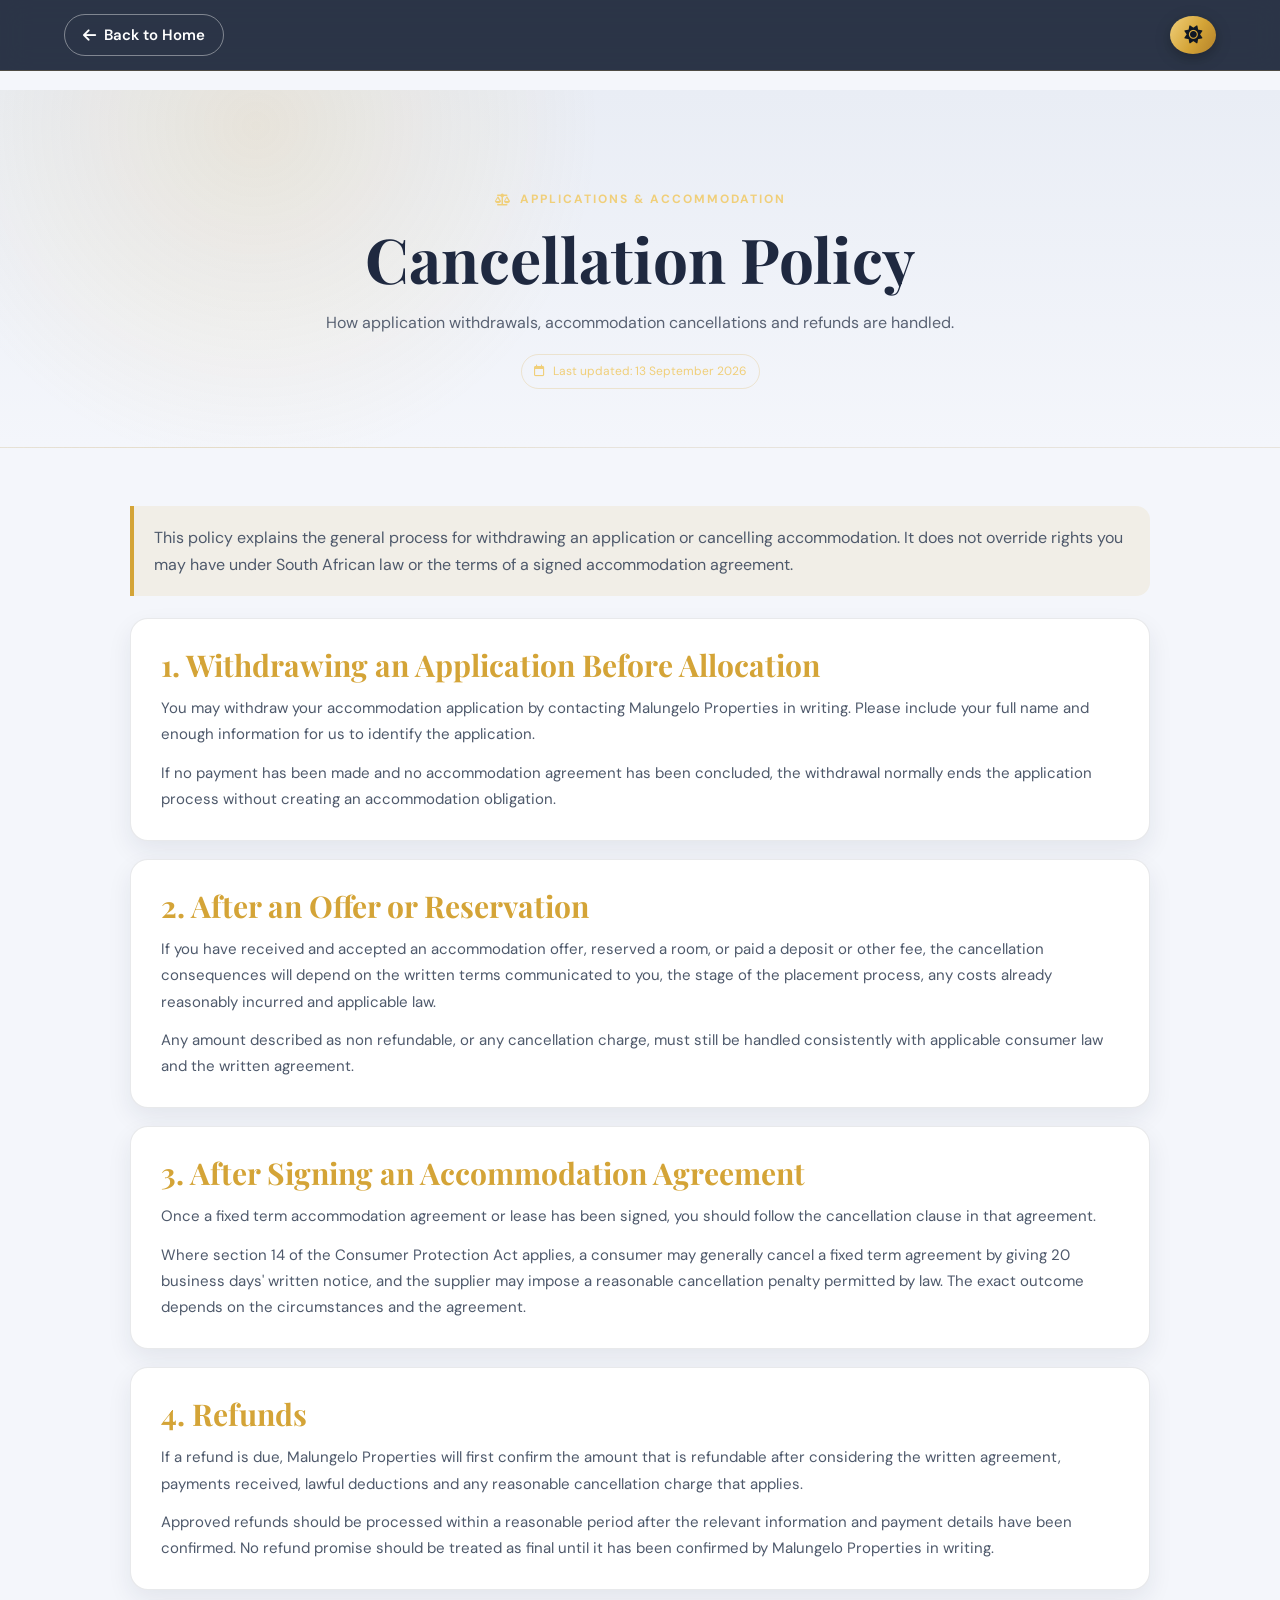
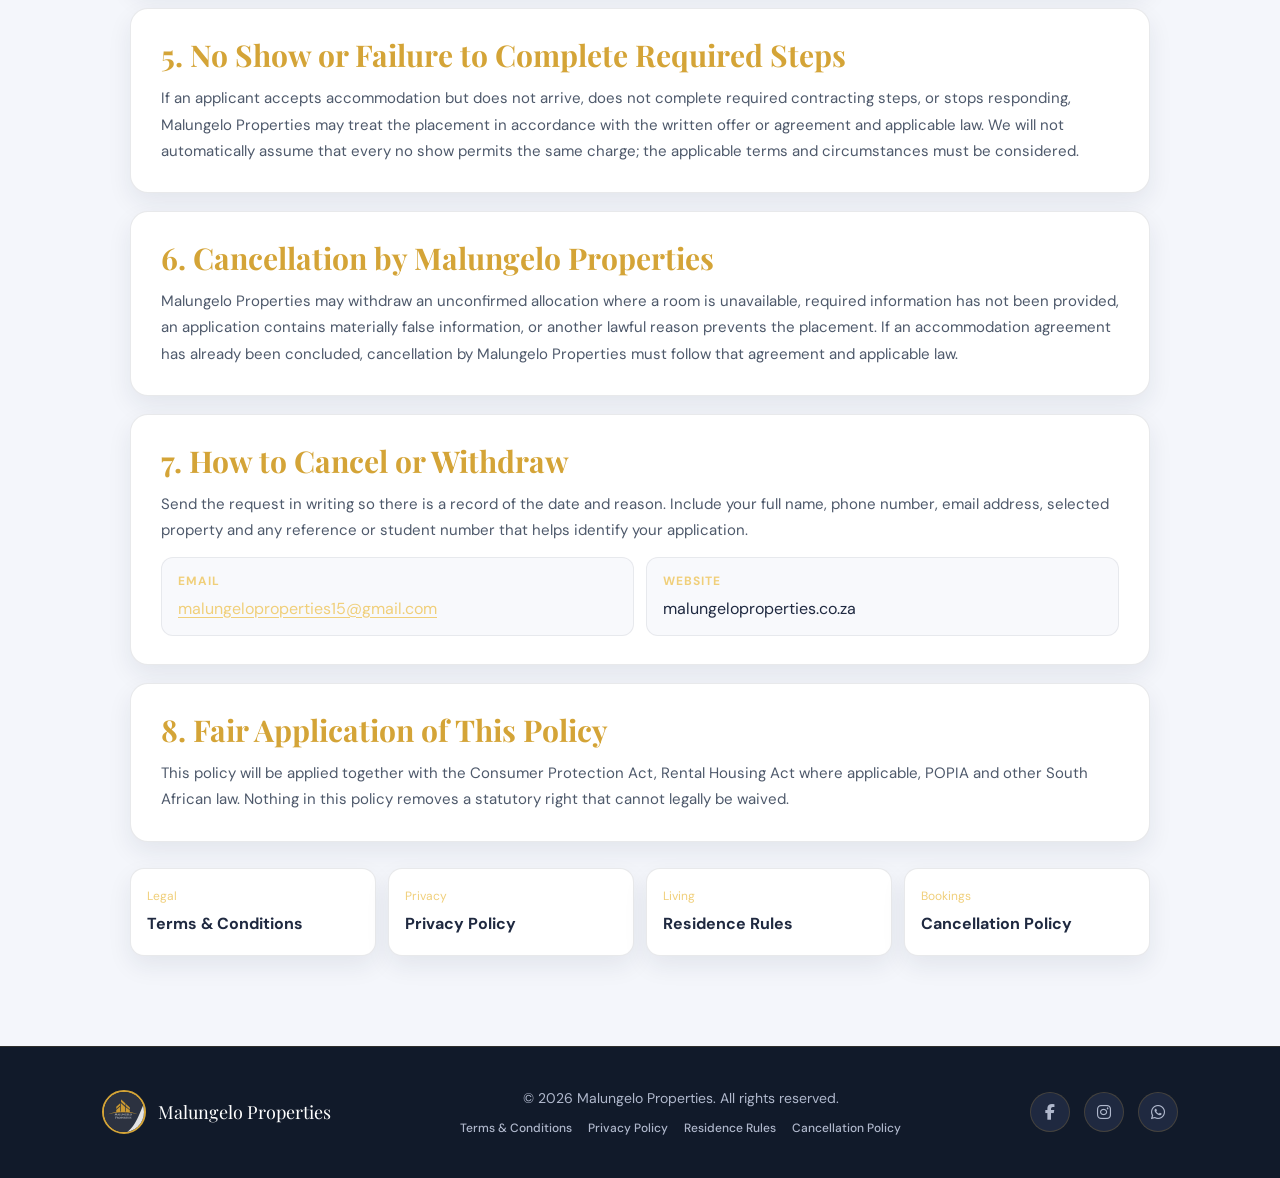
<file: cancellation-policy.html>
<!DOCTYPE html>
<html lang="en">
<head>
    <meta charset="UTF-8">
    <meta name="viewport" content="width=device-width, initial-scale=1.0, viewport-fit=cover">
    <meta name="description" content="Cancellation Policy for Malungelo Properties student accommodation in Gqeberha, South Africa.">
    <title>Cancellation Policy | Malungelo Properties</title>
    <link rel="stylesheet" href="style.css">
    <link rel="stylesheet" href="https://cdnjs.cloudflare.com/ajax/libs/font-awesome/6.4.0/css/all.min.css">
    <link href="https://fonts.googleapis.com/css2?family=Playfair+Display:wght@700;900&family=DM+Sans:wght@300;400;500;600&display=swap" rel="stylesheet">
</head>
<body>
    <header id="navbar" class="subpage-topbar">
        <nav>
            <a href="index.html" class="back-btn-nav"><i class="fas fa-arrow-left"></i> Back to Home</a>
            <button id="theme-toggle" aria-label="Toggle light/dark mode"><i class="fas fa-moon"></i></button>
        </nav>
    </header>

    <main class="legal-page">
        <section class="legal-hero">
            <span class="legal-eyebrow"><i class="fas fa-scale-balanced"></i> Applications & Accommodation</span>
            <h1>Cancellation Policy</h1>
            <p>How application withdrawals, accommodation cancellations and refunds are handled.</p>
            <div class="legal-meta"><i class="far fa-calendar"></i> Last updated: 13 September 2026</div>
        </section>

        <div class="legal-shell">
            
<div class="legal-callout">
    This policy explains the general process for withdrawing an application or cancelling accommodation. It does not override rights you may have under South African law or the terms of a signed accommodation agreement.
</div>

<section class="legal-card">
    <h2>1. Withdrawing an Application Before Allocation</h2>
    <p>You may withdraw your accommodation application by contacting Malungelo Properties in writing. Please include your full name and enough information for us to identify the application.</p>
    <p>If no payment has been made and no accommodation agreement has been concluded, the withdrawal normally ends the application process without creating an accommodation obligation.</p>
</section>

<section class="legal-card">
    <h2>2. After an Offer or Reservation</h2>
    <p>If you have received and accepted an accommodation offer, reserved a room, or paid a deposit or other fee, the cancellation consequences will depend on the written terms communicated to you, the stage of the placement process, any costs already reasonably incurred and applicable law.</p>
    <p>Any amount described as non refundable, or any cancellation charge, must still be handled consistently with applicable consumer law and the written agreement.</p>
</section>

<section class="legal-card">
    <h2>3. After Signing an Accommodation Agreement</h2>
    <p>Once a fixed term accommodation agreement or lease has been signed, you should follow the cancellation clause in that agreement.</p>
    <p>Where section 14 of the Consumer Protection Act applies, a consumer may generally cancel a fixed term agreement by giving 20 business days' written notice, and the supplier may impose a reasonable cancellation penalty permitted by law. The exact outcome depends on the circumstances and the agreement.</p>
</section>

<section class="legal-card">
    <h2>4. Refunds</h2>
    <p>If a refund is due, Malungelo Properties will first confirm the amount that is refundable after considering the written agreement, payments received, lawful deductions and any reasonable cancellation charge that applies.</p>
    <p>Approved refunds should be processed within a reasonable period after the relevant information and payment details have been confirmed. No refund promise should be treated as final until it has been confirmed by Malungelo Properties in writing.</p>
</section>

<section class="legal-card">
    <h2>5. No Show or Failure to Complete Required Steps</h2>
    <p>If an applicant accepts accommodation but does not arrive, does not complete required contracting steps, or stops responding, Malungelo Properties may treat the placement in accordance with the written offer or agreement and applicable law. We will not automatically assume that every no show permits the same charge; the applicable terms and circumstances must be considered.</p>
</section>

<section class="legal-card">
    <h2>6. Cancellation by Malungelo Properties</h2>
    <p>Malungelo Properties may withdraw an unconfirmed allocation where a room is unavailable, required information has not been provided, an application contains materially false information, or another lawful reason prevents the placement. If an accommodation agreement has already been concluded, cancellation by Malungelo Properties must follow that agreement and applicable law.</p>
</section>

<section class="legal-card">
    <h2>7. How to Cancel or Withdraw</h2>
    <p>Send the request in writing so there is a record of the date and reason. Include your full name, phone number, email address, selected property and any reference or student number that helps identify your application.</p>
    <div class="legal-contact">
        <div><strong>Email</strong><a href="mailto:malungeloproperties15@gmail.com">malungeloproperties15@gmail.com</a></div>
        <div><strong>Website</strong>malungeloproperties.co.za</div>
    </div>
</section>

<section class="legal-card">
    <h2>8. Fair Application of This Policy</h2>
    <p>This policy will be applied together with the Consumer Protection Act, Rental Housing Act where applicable, POPIA and other South African law. Nothing in this policy removes a statutory right that cannot legally be waived.</p>
</section>


            <div class="legal-crosslinks" aria-label="Other legal documents">
                <a href="terms.html"><span>Legal</span><strong>Terms & Conditions</strong></a>
                <a href="privacy.html"><span>Privacy</span><strong>Privacy Policy</strong></a>
                <a href="residence-rules.html"><span>Living</span><strong>Residence Rules</strong></a>
                <a href="cancellation-policy.html"><span>Bookings</span><strong>Cancellation Policy</strong></a>
            </div>
        </div>
    </main>

    <footer>
        <div class="footer-inner">
            <div class="footer-logo">
                <img src="logo.jpeg" alt="Malungelo Properties">
                <span>Malungelo Properties</span>
            </div>
            <div class="footer-middle">
                <p class="footer-copy">&copy; 2026 Malungelo Properties. All rights reserved.</p>
                <div class="footer-legal" aria-label="Legal links">
                    <a href="terms.html">Terms & Conditions</a>
                    <a href="privacy.html">Privacy Policy</a>
                    <a href="residence-rules.html">Residence Rules</a>
                    <a href="cancellation-policy.html">Cancellation Policy</a>
                </div>
            </div>
            <div class="footer-socials">
                <a href="#" aria-label="Facebook"><i class="fab fa-facebook-f"></i></a>
                <a href="#" aria-label="Instagram"><i class="fab fa-instagram"></i></a>
                <a href="https://wa.me/27657100641" aria-label="WhatsApp"><i class="fab fa-whatsapp"></i></a>
            </div>
        </div>
    </footer>

    <button id="back-to-top" aria-label="Back to top"><i class="fas fa-arrow-up"></i></button>
    <div id="cursor-glow" aria-hidden="true"></div>
    <script src="script.js"></script>
</body>
</html>
</file>
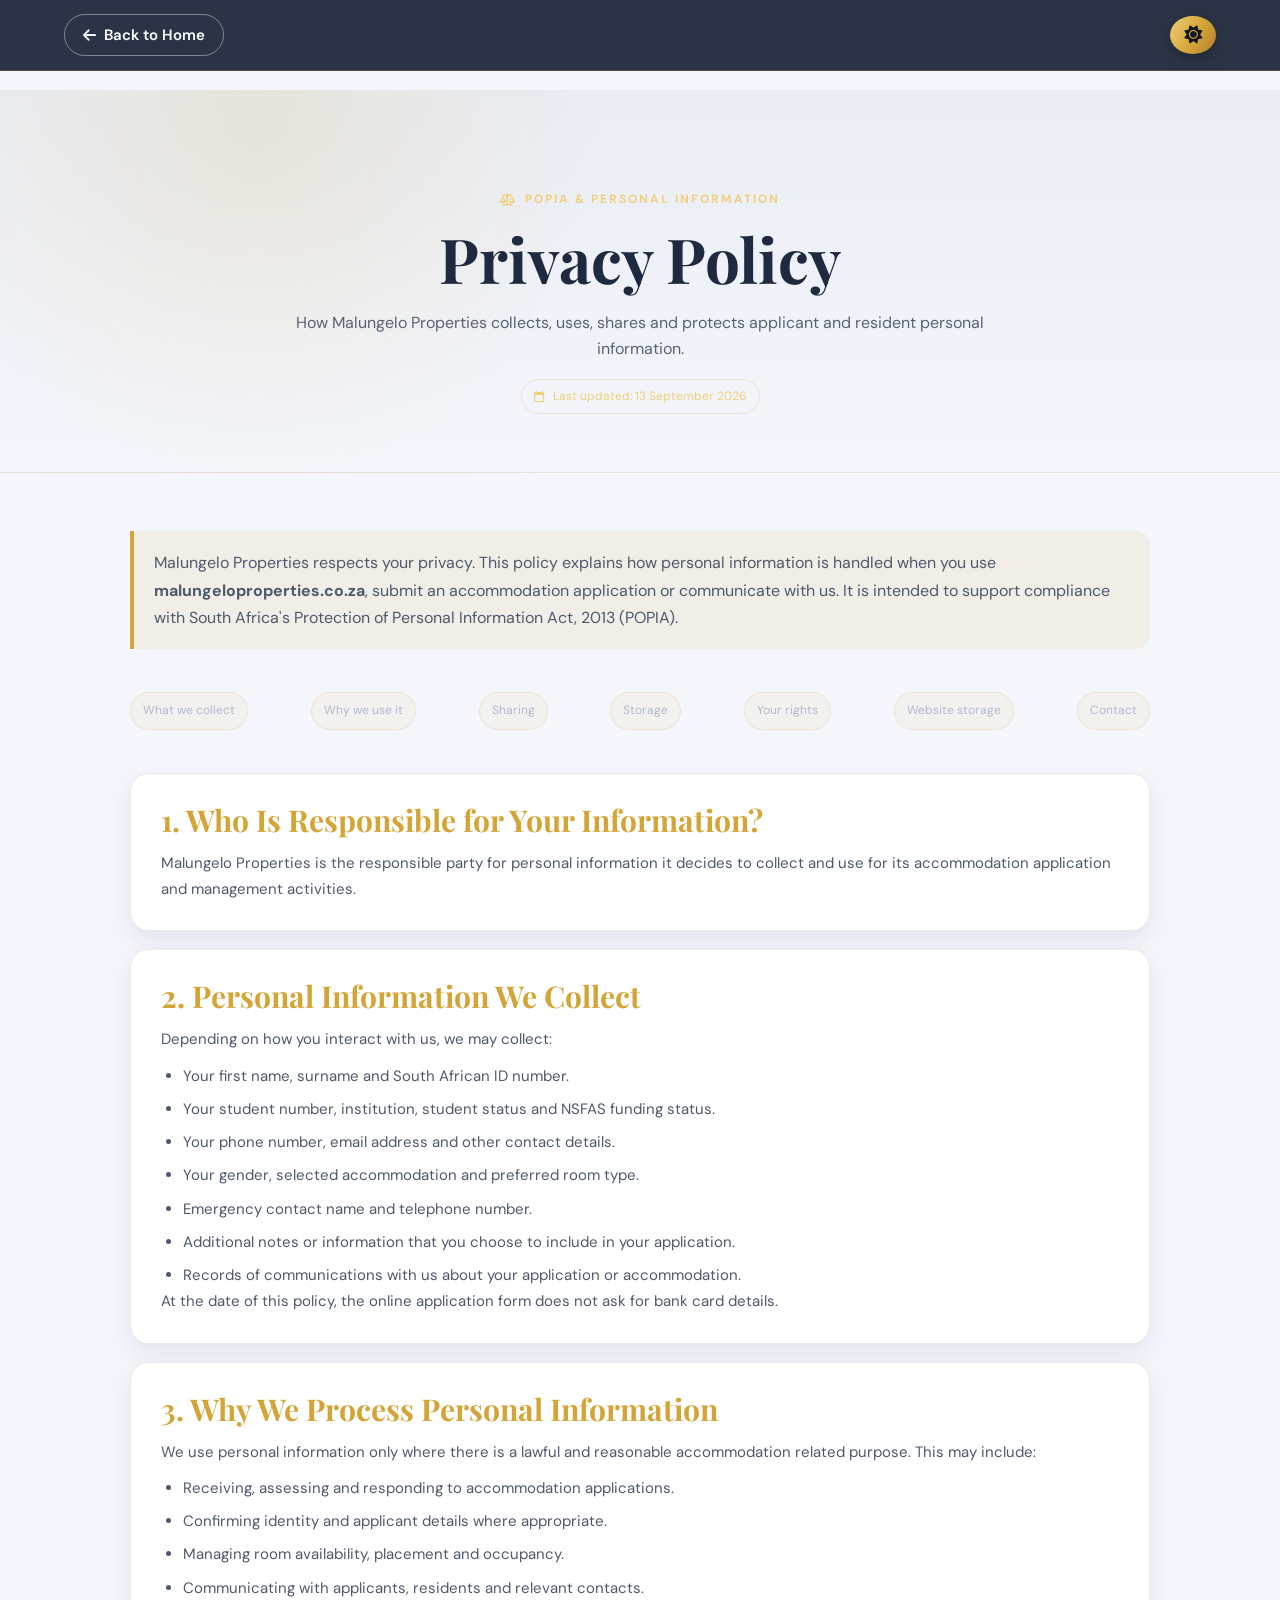
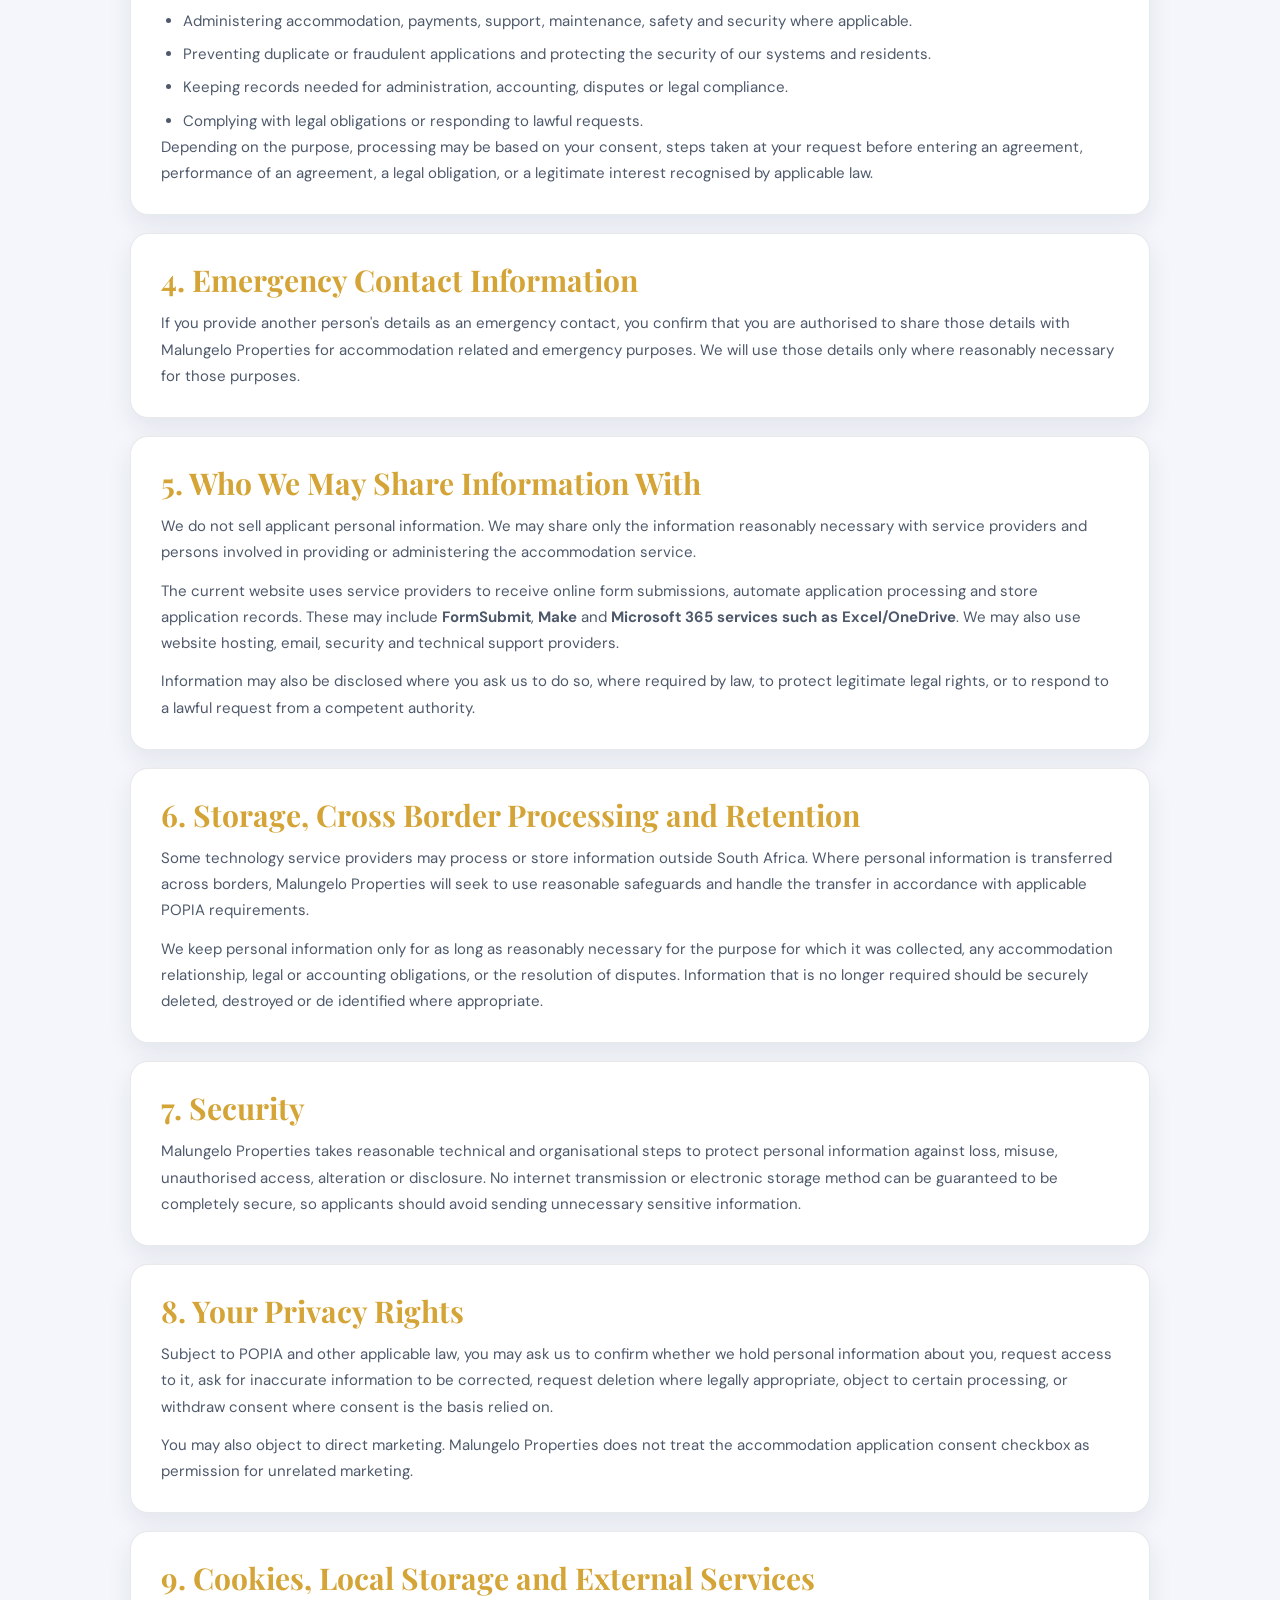
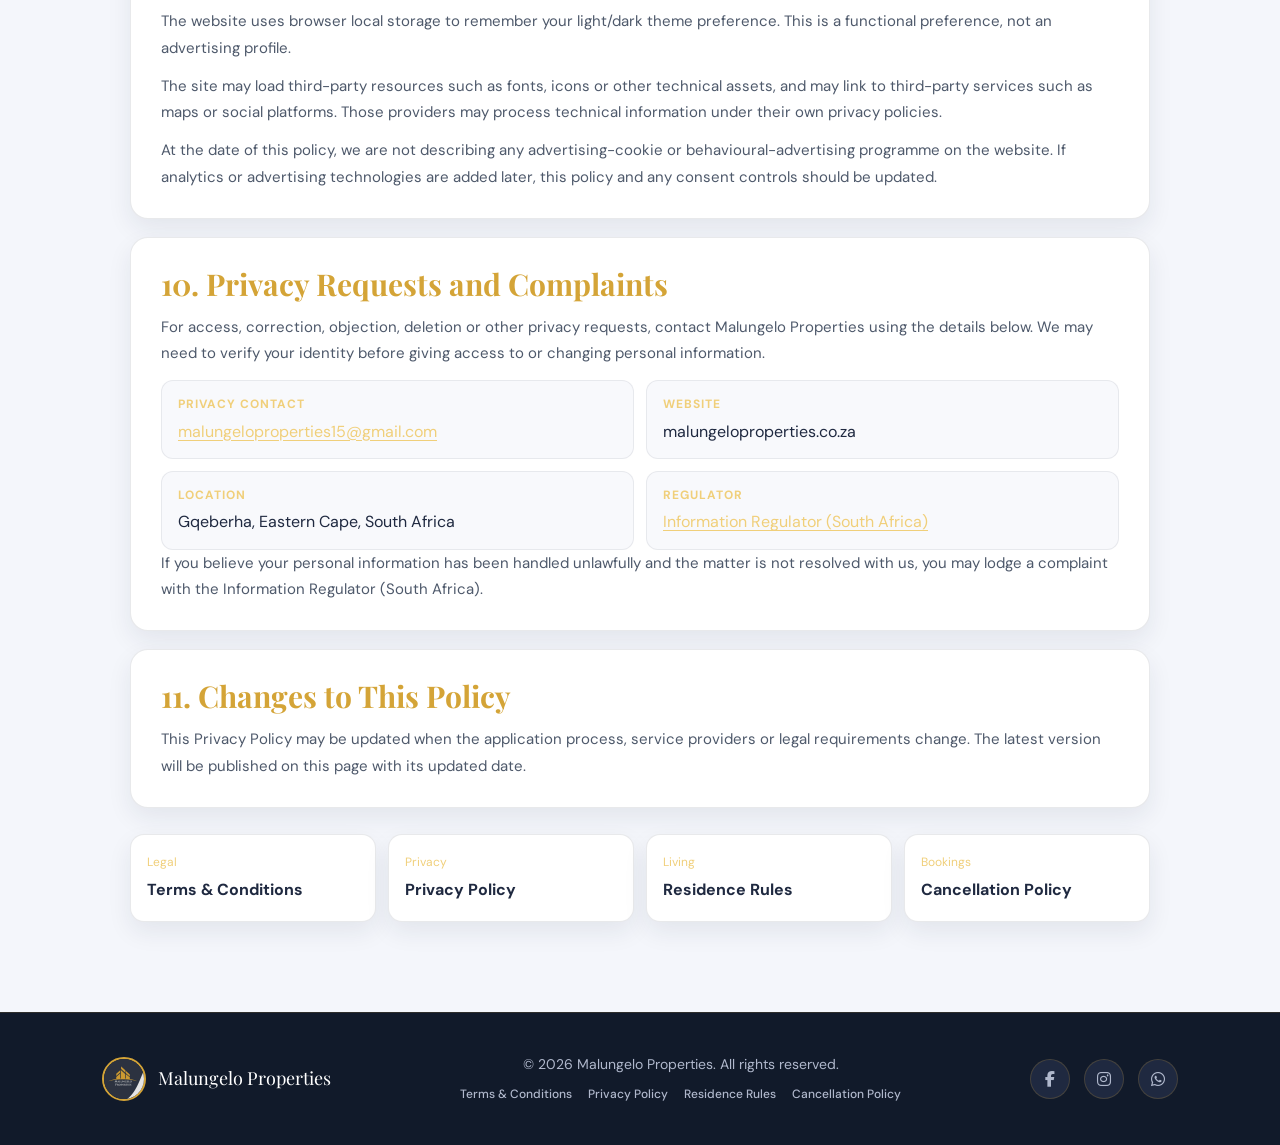
<file: privacy.html>
<!DOCTYPE html>
<html lang="en">
<head>
    <meta charset="UTF-8">
    <meta name="viewport" content="width=device-width, initial-scale=1.0, viewport-fit=cover">
    <meta name="description" content="Privacy Policy for Malungelo Properties student accommodation in Gqeberha, South Africa.">
    <title>Privacy Policy | Malungelo Properties</title>
    <link rel="stylesheet" href="style.css">
    <link rel="stylesheet" href="https://cdnjs.cloudflare.com/ajax/libs/font-awesome/6.4.0/css/all.min.css">
    <link href="https://fonts.googleapis.com/css2?family=Playfair+Display:wght@700;900&family=DM+Sans:wght@300;400;500;600&display=swap" rel="stylesheet">
</head>
<body>
    <header id="navbar" class="subpage-topbar">
        <nav>
            <a href="index.html" class="back-btn-nav"><i class="fas fa-arrow-left"></i> Back to Home</a>
            <button id="theme-toggle" aria-label="Toggle light/dark mode"><i class="fas fa-moon"></i></button>
        </nav>
    </header>

    <main class="legal-page">
        <section class="legal-hero">
            <span class="legal-eyebrow"><i class="fas fa-scale-balanced"></i> POPIA & Personal Information</span>
            <h1>Privacy Policy</h1>
            <p>How Malungelo Properties collects, uses, shares and protects applicant and resident personal information.</p>
            <div class="legal-meta"><i class="far fa-calendar"></i> Last updated: 13 September 2026</div>
        </section>

        <div class="legal-shell">
            
<div class="legal-callout">
    Malungelo Properties respects your privacy. This policy explains how personal information is handled when you use <strong>malungeloproperties.co.za</strong>, submit an accommodation application or communicate with us. It is intended to support compliance with South Africa's Protection of Personal Information Act, 2013 (POPIA).
</div>

<nav class="legal-toc" aria-label="Privacy sections">
    <a href="#collect">What we collect</a>
    <a href="#purpose">Why we use it</a>
    <a href="#sharing">Sharing</a>
    <a href="#storage">Storage</a>
    <a href="#rights">Your rights</a>
    <a href="#cookies">Website storage</a>
    <a href="#contact">Contact</a>
</nav>

<section class="legal-card">
    <h2>1. Who Is Responsible for Your Information?</h2>
    <p>Malungelo Properties is the responsible party for personal information it decides to collect and use for its accommodation application and management activities.</p>
</section>

<section class="legal-card" id="collect">
    <h2>2. Personal Information We Collect</h2>
    <p>Depending on how you interact with us, we may collect:</p>
    <ul>
        <li>Your first name, surname and South African ID number.</li>
        <li>Your student number, institution, student status and NSFAS funding status.</li>
        <li>Your phone number, email address and other contact details.</li>
        <li>Your gender, selected accommodation and preferred room type.</li>
        <li>Emergency contact name and telephone number.</li>
        <li>Additional notes or information that you choose to include in your application.</li>
        <li>Records of communications with us about your application or accommodation.</li>

    </ul>
    <p>At the date of this policy, the online application form does not ask for bank card details.</p>
</section>

<section class="legal-card" id="purpose">
    <h2>3. Why We Process Personal Information</h2>
    <p>We use personal information only where there is a lawful and reasonable accommodation related purpose. This may include:</p>
    <ul>
        <li>Receiving, assessing and responding to accommodation applications.</li>
        <li>Confirming identity and applicant details where appropriate.</li>
        <li>Managing room availability, placement and occupancy.</li>
        <li>Communicating with applicants, residents and relevant contacts.</li>
        <li>Administering accommodation, payments, support, maintenance, safety and security where applicable.</li>
        <li>Preventing duplicate or fraudulent applications and protecting the security of our systems and residents.</li>
        <li>Keeping records needed for administration, accounting, disputes or legal compliance.</li>
        <li>Complying with legal obligations or responding to lawful requests.</li>
    </ul>
    <p>Depending on the purpose, processing may be based on your consent, steps taken at your request before entering an agreement, performance of an agreement, a legal obligation, or a legitimate interest recognised by applicable law.</p>
</section>

<section class="legal-card">
    <h2>4. Emergency Contact Information</h2>
    <p>If you provide another person's details as an emergency contact, you confirm that you are authorised to share those details with Malungelo Properties for accommodation related and emergency purposes. We will use those details only where reasonably necessary for those purposes.</p>
</section>

<section class="legal-card" id="sharing">
    <h2>5. Who We May Share Information With</h2>
    <p>We do not sell applicant personal information. We may share only the information reasonably necessary with service providers and persons involved in providing or administering the accommodation service.</p>
    <p>The current website uses service providers to receive online form submissions, automate application processing and store application records. These may include <strong>FormSubmit</strong>, <strong>Make</strong> and <strong>Microsoft 365 services such as Excel/OneDrive</strong>. We may also use website hosting, email, security and technical support providers.</p>
    <p>Information may also be disclosed where you ask us to do so, where required by law, to protect legitimate legal rights, or to respond to a lawful request from a competent authority.</p>
</section>

<section class="legal-card" id="storage">
    <h2>6. Storage, Cross Border Processing and Retention</h2>
    <p>Some technology service providers may process or store information outside South Africa. Where personal information is transferred across borders, Malungelo Properties will seek to use reasonable safeguards and handle the transfer in accordance with applicable POPIA requirements.</p>
    <p>We keep personal information only for as long as reasonably necessary for the purpose for which it was collected, any accommodation relationship, legal or accounting obligations, or the resolution of disputes. Information that is no longer required should be securely deleted, destroyed or de identified where appropriate.</p>
</section>

<section class="legal-card">
    <h2>7. Security</h2>
    <p>Malungelo Properties takes reasonable technical and organisational steps to protect personal information against loss, misuse, unauthorised access, alteration or disclosure. No internet transmission or electronic storage method can be guaranteed to be completely secure, so applicants should avoid sending unnecessary sensitive information.</p>
</section>

<section class="legal-card" id="rights">
    <h2>8. Your Privacy Rights</h2>
    <p>Subject to POPIA and other applicable law, you may ask us to confirm whether we hold personal information about you, request access to it, ask for inaccurate information to be corrected, request deletion where legally appropriate, object to certain processing, or withdraw consent where consent is the basis relied on.</p>
    <p>You may also object to direct marketing. Malungelo Properties does not treat the accommodation application consent checkbox as permission for unrelated marketing.</p>
</section>

<section class="legal-card" id="cookies">
    <h2>9. Cookies, Local Storage and External Services</h2>
    <p>The website uses browser local storage to remember your light/dark theme preference. This is a functional preference, not an advertising profile.</p>
    <p>The site may load third-party resources such as fonts, icons or other technical assets, and may link to third-party services such as maps or social platforms. Those providers may process technical information under their own privacy policies.</p>
    <p>At the date of this policy, we are not describing any advertising-cookie or behavioural-advertising programme on the website. If analytics or advertising technologies are added later, this policy and any consent controls should be updated.</p>
</section>

<section class="legal-card" id="contact">
    <h2>10. Privacy Requests and Complaints</h2>
    <p>For access, correction, objection, deletion or other privacy requests, contact Malungelo Properties using the details below. We may need to verify your identity before giving access to or changing personal information.</p>
    <div class="legal-contact">
        <div><strong>Privacy contact</strong><a href="mailto:malungeloproperties15@gmail.com">malungeloproperties15@gmail.com</a></div>
        <div><strong>Website</strong>malungeloproperties.co.za</div>
        <div><strong>Location</strong>Gqeberha, Eastern Cape, South Africa</div>
        <div><strong>Regulator</strong><a href="https://inforegulator.org.za/" target="_blank" rel="noopener">Information Regulator (South Africa)</a></div>
    </div>
    <p>If you believe your personal information has been handled unlawfully and the matter is not resolved with us, you may lodge a complaint with the Information Regulator (South Africa).</p>
</section>

<section class="legal-card">
    <h2>11. Changes to This Policy</h2>
    <p>This Privacy Policy may be updated when the application process, service providers or legal requirements change. The latest version will be published on this page with its updated date.</p>
</section>


            <div class="legal-crosslinks" aria-label="Other legal documents">
                <a href="terms.html"><span>Legal</span><strong>Terms & Conditions</strong></a>
                <a href="privacy.html"><span>Privacy</span><strong>Privacy Policy</strong></a>
                <a href="residence-rules.html"><span>Living</span><strong>Residence Rules</strong></a>
                <a href="cancellation-policy.html"><span>Bookings</span><strong>Cancellation Policy</strong></a>
            </div>
        </div>
    </main>

    <footer>
        <div class="footer-inner">
            <div class="footer-logo">
                <img src="logo.jpeg" alt="Malungelo Properties">
                <span>Malungelo Properties</span>
            </div>
            <div class="footer-middle">
                <p class="footer-copy">&copy; 2026 Malungelo Properties. All rights reserved.</p>
                <div class="footer-legal" aria-label="Legal links">
                    <a href="terms.html">Terms & Conditions</a>
                    <a href="privacy.html">Privacy Policy</a>
                    <a href="residence-rules.html">Residence Rules</a>
                    <a href="cancellation-policy.html">Cancellation Policy</a>
                </div>
            </div>
            <div class="footer-socials">
                <a href="#" aria-label="Facebook"><i class="fab fa-facebook-f"></i></a>
                <a href="#" aria-label="Instagram"><i class="fab fa-instagram"></i></a>
                <a href="https://wa.me/27657100641" aria-label="WhatsApp"><i class="fab fa-whatsapp"></i></a>
            </div>
        </div>
    </footer>

    <button id="back-to-top" aria-label="Back to top"><i class="fas fa-arrow-up"></i></button>
    <div id="cursor-glow" aria-hidden="true"></div>
    <script src="script.js"></script>
</body>
</html>
</file>
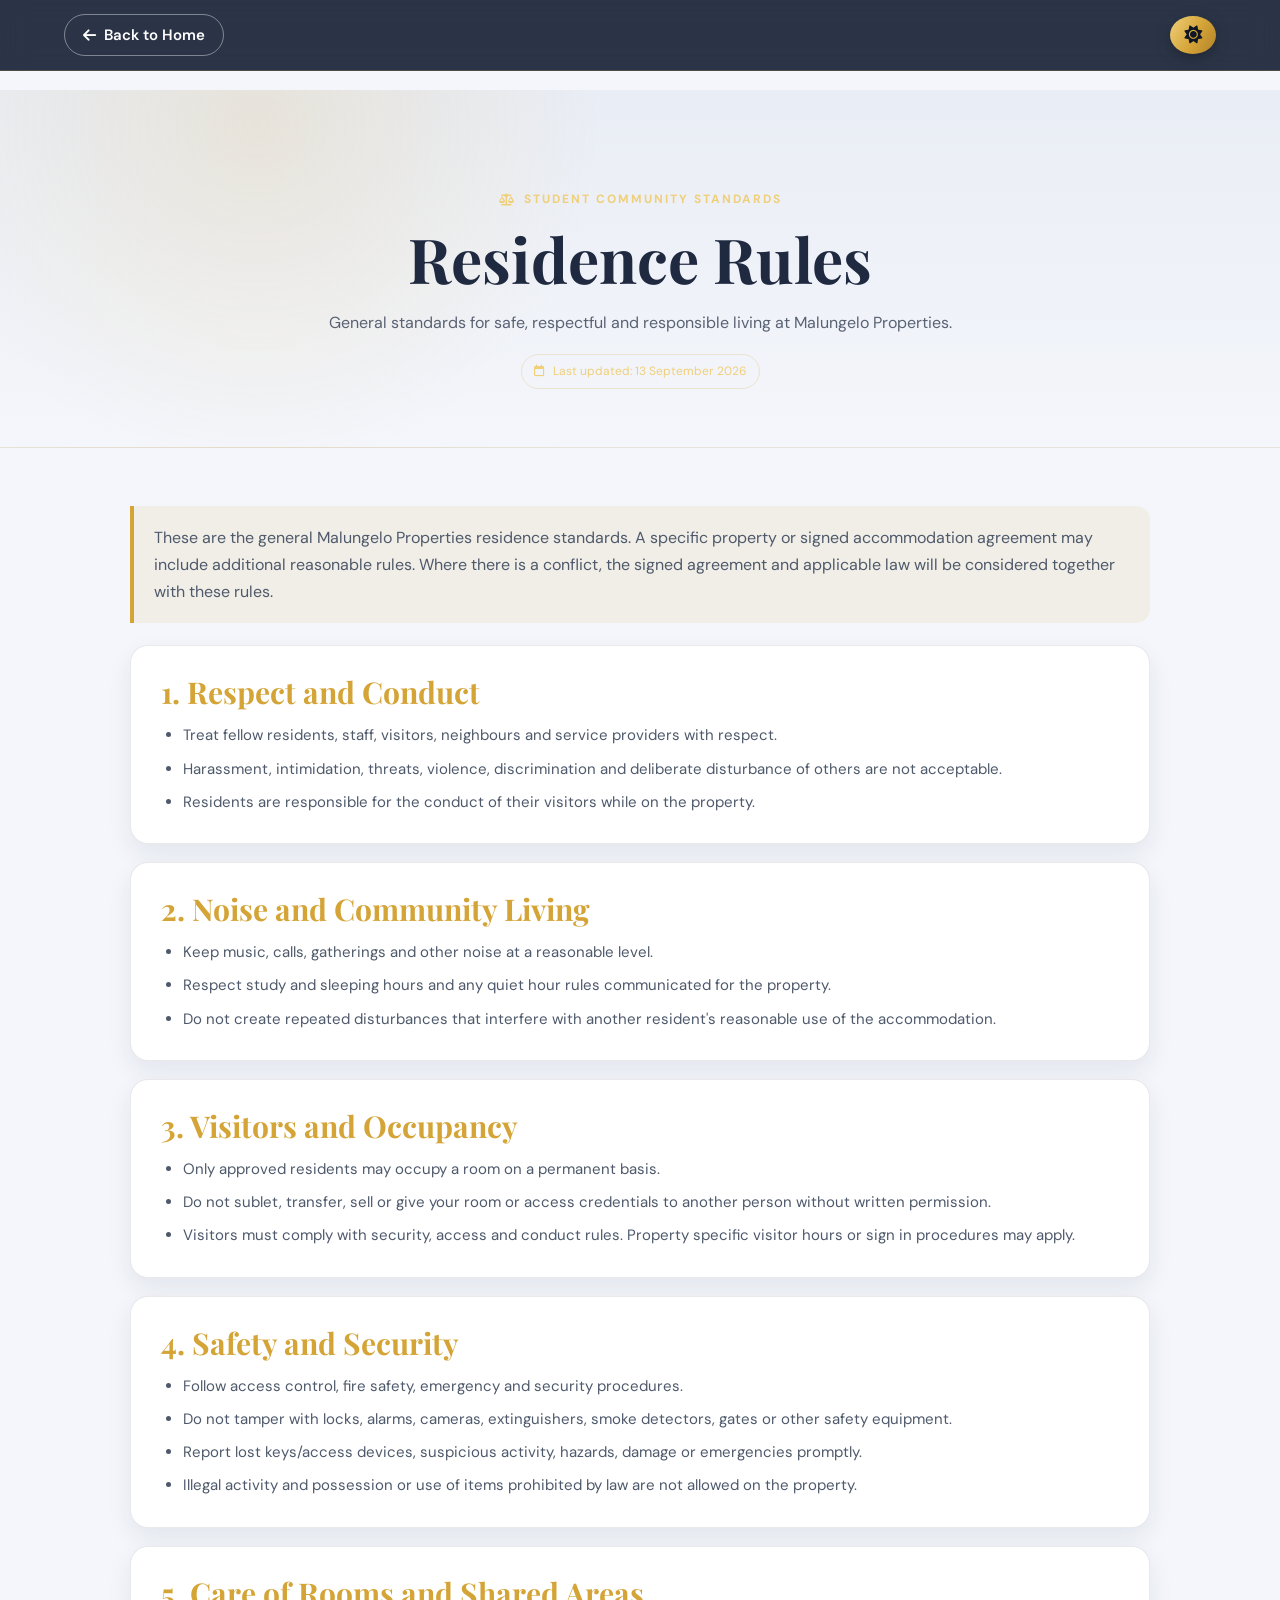
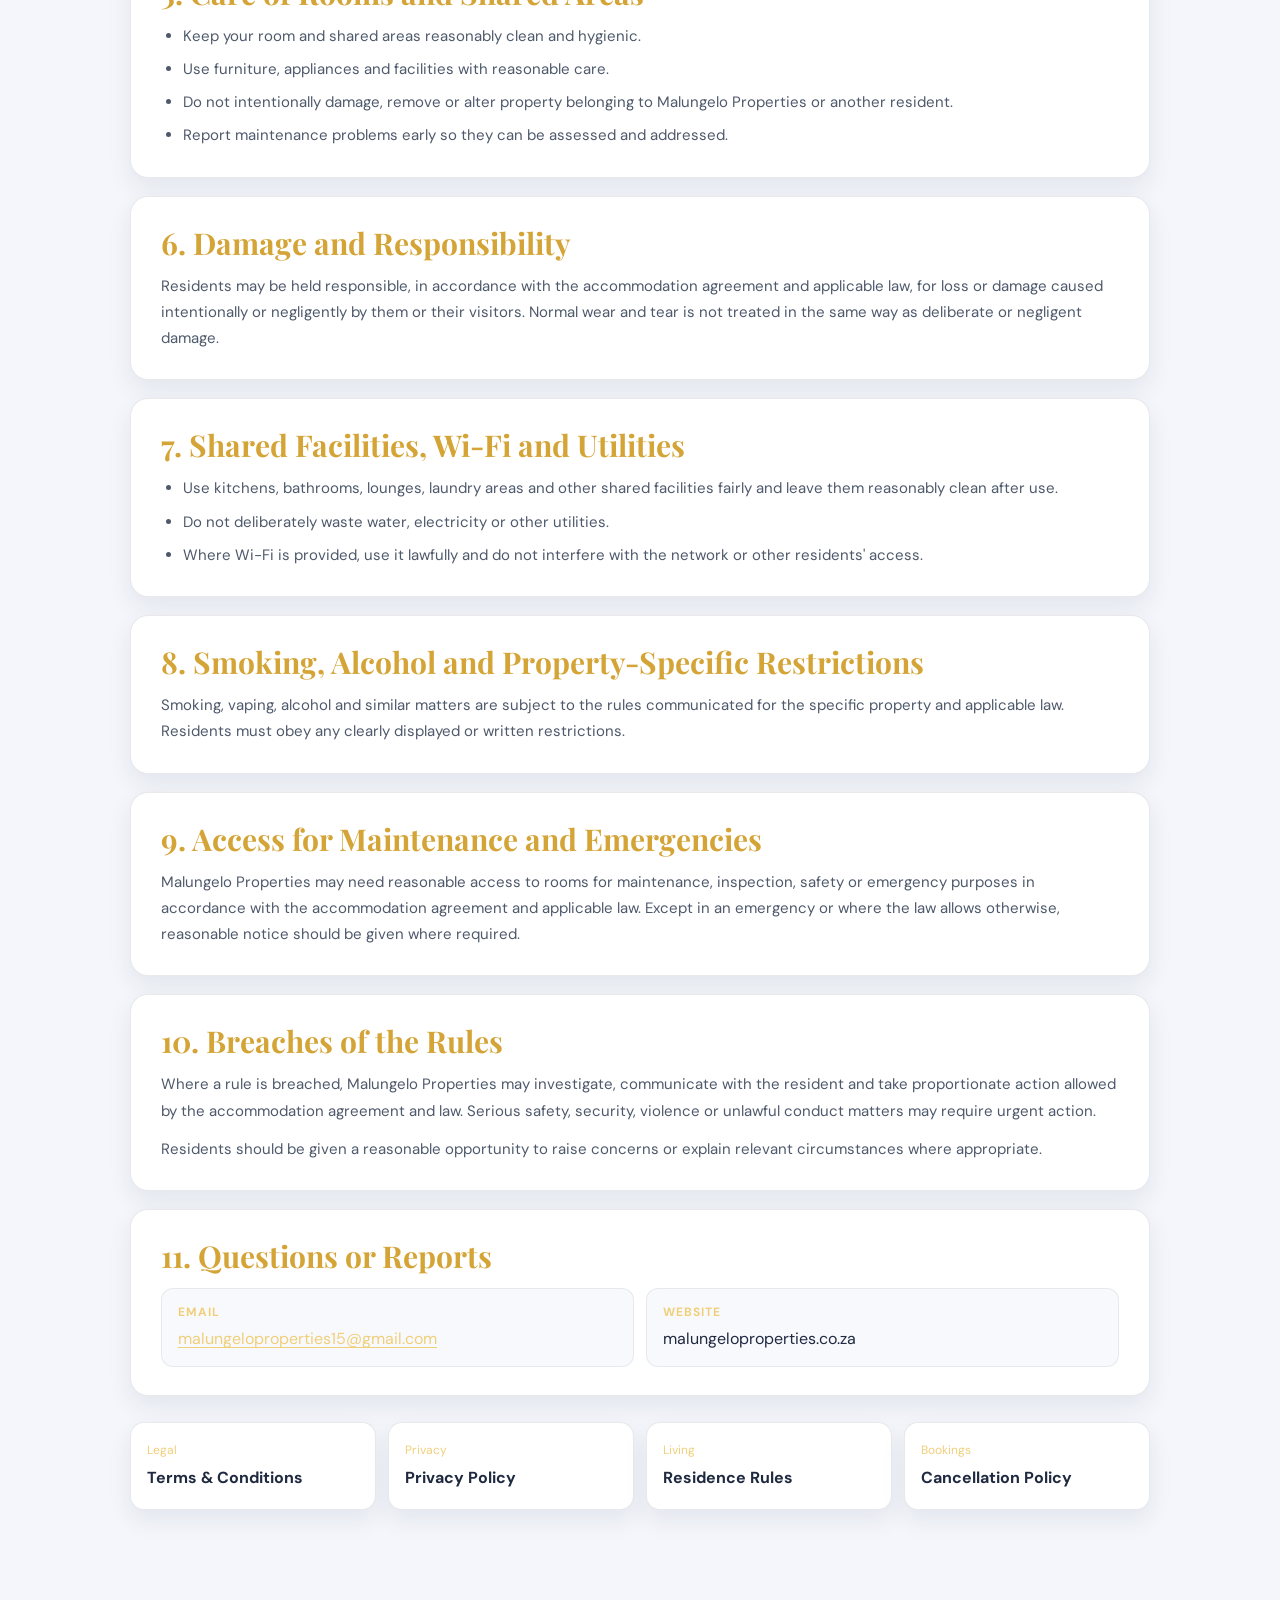
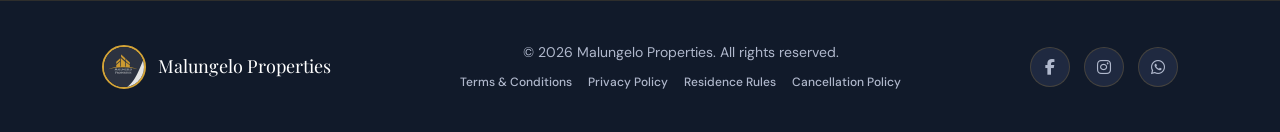
<file: residence-rules.html>
<!DOCTYPE html>
<html lang="en">
<head>
    <meta charset="UTF-8">
    <meta name="viewport" content="width=device-width, initial-scale=1.0, viewport-fit=cover">
    <meta name="description" content="Residence Rules for Malungelo Properties student accommodation in Gqeberha, South Africa.">
    <title>Residence Rules | Malungelo Properties</title>
    <link rel="stylesheet" href="style.css">
    <link rel="stylesheet" href="https://cdnjs.cloudflare.com/ajax/libs/font-awesome/6.4.0/css/all.min.css">
    <link href="https://fonts.googleapis.com/css2?family=Playfair+Display:wght@700;900&family=DM+Sans:wght@300;400;500;600&display=swap" rel="stylesheet">
</head>
<body>
    <header id="navbar" class="subpage-topbar">
        <nav>
            <a href="index.html" class="back-btn-nav"><i class="fas fa-arrow-left"></i> Back to Home</a>
            <button id="theme-toggle" aria-label="Toggle light/dark mode"><i class="fas fa-moon"></i></button>
        </nav>
    </header>

    <main class="legal-page">
        <section class="legal-hero">
            <span class="legal-eyebrow"><i class="fas fa-scale-balanced"></i> Student Community Standards</span>
            <h1>Residence Rules</h1>
            <p>General standards for safe, respectful and responsible living at Malungelo Properties.</p>
            <div class="legal-meta"><i class="far fa-calendar"></i> Last updated: 13 September 2026</div>
        </section>

        <div class="legal-shell">
            
<div class="legal-callout">
    These are the general Malungelo Properties residence standards. A specific property or signed accommodation agreement may include additional reasonable rules. Where there is a conflict, the signed agreement and applicable law will be considered together with these rules.
</div>

<section class="legal-card">
    <h2>1. Respect and Conduct</h2>
    <ul>
        <li>Treat fellow residents, staff, visitors, neighbours and service providers with respect.</li>
        <li>Harassment, intimidation, threats, violence, discrimination and deliberate disturbance of others are not acceptable.</li>
        <li>Residents are responsible for the conduct of their visitors while on the property.</li>
    </ul>
</section>

<section class="legal-card">
    <h2>2. Noise and Community Living</h2>
    <ul>
        <li>Keep music, calls, gatherings and other noise at a reasonable level.</li>
        <li>Respect study and sleeping hours and any quiet hour rules communicated for the property.</li>
        <li>Do not create repeated disturbances that interfere with another resident's reasonable use of the accommodation.</li>
    </ul>
</section>

<section class="legal-card">
    <h2>3. Visitors and Occupancy</h2>
    <ul>
        <li>Only approved residents may occupy a room on a permanent basis.</li>
        <li>Do not sublet, transfer, sell or give your room or access credentials to another person without written permission.</li>
        <li>Visitors must comply with security, access and conduct rules. Property specific visitor hours or sign in procedures may apply.</li>
    </ul>
</section>

<section class="legal-card">
    <h2>4. Safety and Security</h2>
    <ul>
        <li>Follow access control, fire safety, emergency and security procedures.</li>
        <li>Do not tamper with locks, alarms, cameras, extinguishers, smoke detectors, gates or other safety equipment.</li>
        <li>Report lost keys/access devices, suspicious activity, hazards, damage or emergencies promptly.</li>
        <li>Illegal activity and possession or use of items prohibited by law are not allowed on the property.</li>
    </ul>
</section>

<section class="legal-card">
    <h2>5. Care of Rooms and Shared Areas</h2>
    <ul>
        <li>Keep your room and shared areas reasonably clean and hygienic.</li>
        <li>Use furniture, appliances and facilities with reasonable care.</li>
        <li>Do not intentionally damage, remove or alter property belonging to Malungelo Properties or another resident.</li>
        <li>Report maintenance problems early so they can be assessed and addressed.</li>
    </ul>
</section>

<section class="legal-card">
    <h2>6. Damage and Responsibility</h2>
    <p>Residents may be held responsible, in accordance with the accommodation agreement and applicable law, for loss or damage caused intentionally or negligently by them or their visitors. Normal wear and tear is not treated in the same way as deliberate or negligent damage.</p>
</section>

<section class="legal-card">
    <h2>7. Shared Facilities, Wi-Fi and Utilities</h2>
    <ul>
        <li>Use kitchens, bathrooms, lounges, laundry areas and other shared facilities fairly and leave them reasonably clean after use.</li>
        <li>Do not deliberately waste water, electricity or other utilities.</li>
        <li>Where Wi-Fi is provided, use it lawfully and do not interfere with the network or other residents' access.</li>
    </ul>
</section>

<section class="legal-card">
    <h2>8. Smoking, Alcohol and Property-Specific Restrictions</h2>
    <p>Smoking, vaping, alcohol and similar matters are subject to the rules communicated for the specific property and applicable law. Residents must obey any clearly displayed or written restrictions.</p>
</section>

<section class="legal-card">
    <h2>9. Access for Maintenance and Emergencies</h2>
    <p>Malungelo Properties may need reasonable access to rooms for maintenance, inspection, safety or emergency purposes in accordance with the accommodation agreement and applicable law. Except in an emergency or where the law allows otherwise, reasonable notice should be given where required.</p>
</section>

<section class="legal-card">
    <h2>10. Breaches of the Rules</h2>
    <p>Where a rule is breached, Malungelo Properties may investigate, communicate with the resident and take proportionate action allowed by the accommodation agreement and law. Serious safety, security, violence or unlawful conduct matters may require urgent action.</p>
    <p>Residents should be given a reasonable opportunity to raise concerns or explain relevant circumstances where appropriate.</p>
</section>

<section class="legal-card">
    <h2>11. Questions or Reports</h2>
    <div class="legal-contact">
        <div><strong>Email</strong><a href="mailto:malungeloproperties15@gmail.com">malungeloproperties15@gmail.com</a></div>
        <div><strong>Website</strong>malungeloproperties.co.za</div>
    </div>
</section>


            <div class="legal-crosslinks" aria-label="Other legal documents">
                <a href="terms.html"><span>Legal</span><strong>Terms & Conditions</strong></a>
                <a href="privacy.html"><span>Privacy</span><strong>Privacy Policy</strong></a>
                <a href="residence-rules.html"><span>Living</span><strong>Residence Rules</strong></a>
                <a href="cancellation-policy.html"><span>Bookings</span><strong>Cancellation Policy</strong></a>
            </div>
        </div>
    </main>

    <footer>
        <div class="footer-inner">
            <div class="footer-logo">
                <img src="logo.jpeg" alt="Malungelo Properties">
                <span>Malungelo Properties</span>
            </div>
            <div class="footer-middle">
                <p class="footer-copy">&copy; 2026 Malungelo Properties. All rights reserved.</p>
                <div class="footer-legal" aria-label="Legal links">
                    <a href="terms.html">Terms & Conditions</a>
                    <a href="privacy.html">Privacy Policy</a>
                    <a href="residence-rules.html">Residence Rules</a>
                    <a href="cancellation-policy.html">Cancellation Policy</a>
                </div>
            </div>
            <div class="footer-socials">
                <a href="#" aria-label="Facebook"><i class="fab fa-facebook-f"></i></a>
                <a href="#" aria-label="Instagram"><i class="fab fa-instagram"></i></a>
                <a href="https://wa.me/27657100641" aria-label="WhatsApp"><i class="fab fa-whatsapp"></i></a>
            </div>
        </div>
    </footer>

    <button id="back-to-top" aria-label="Back to top"><i class="fas fa-arrow-up"></i></button>
    <div id="cursor-glow" aria-hidden="true"></div>
    <script src="script.js"></script>
</body>
</html>
</file>
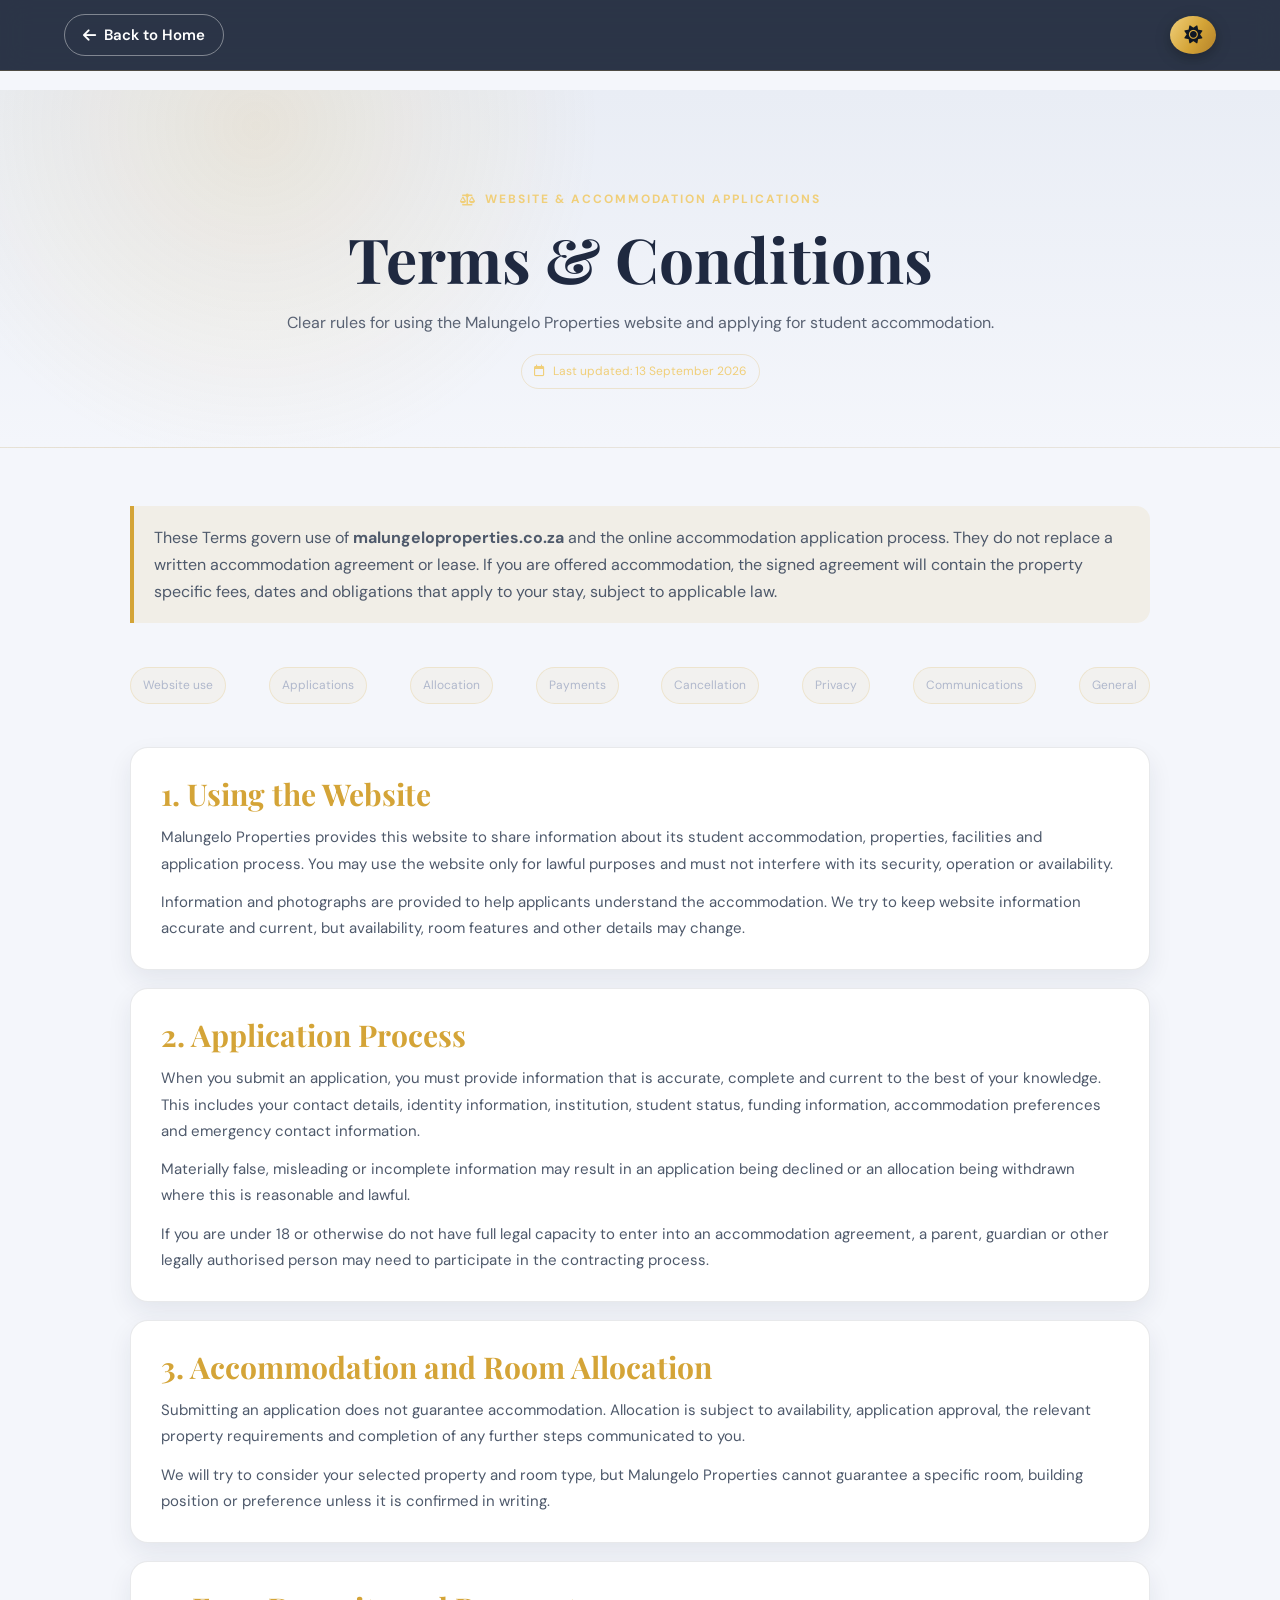
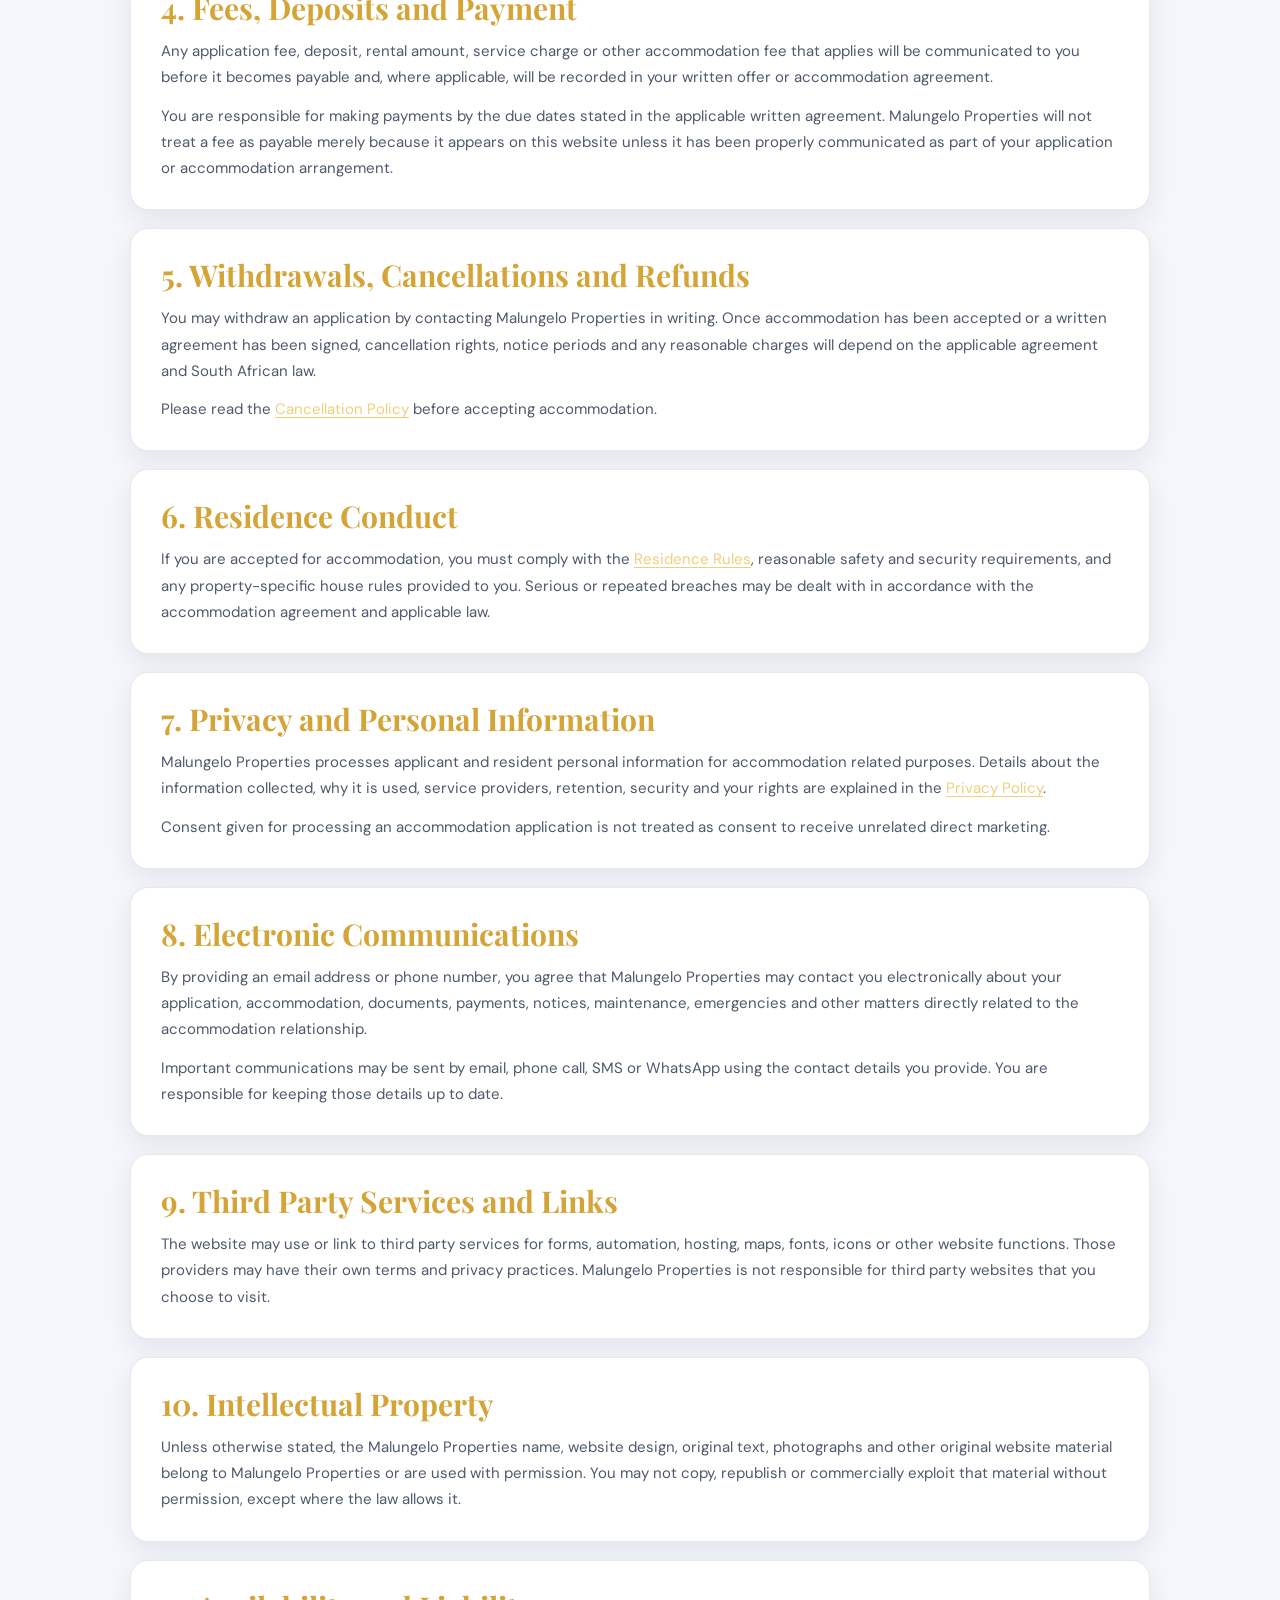
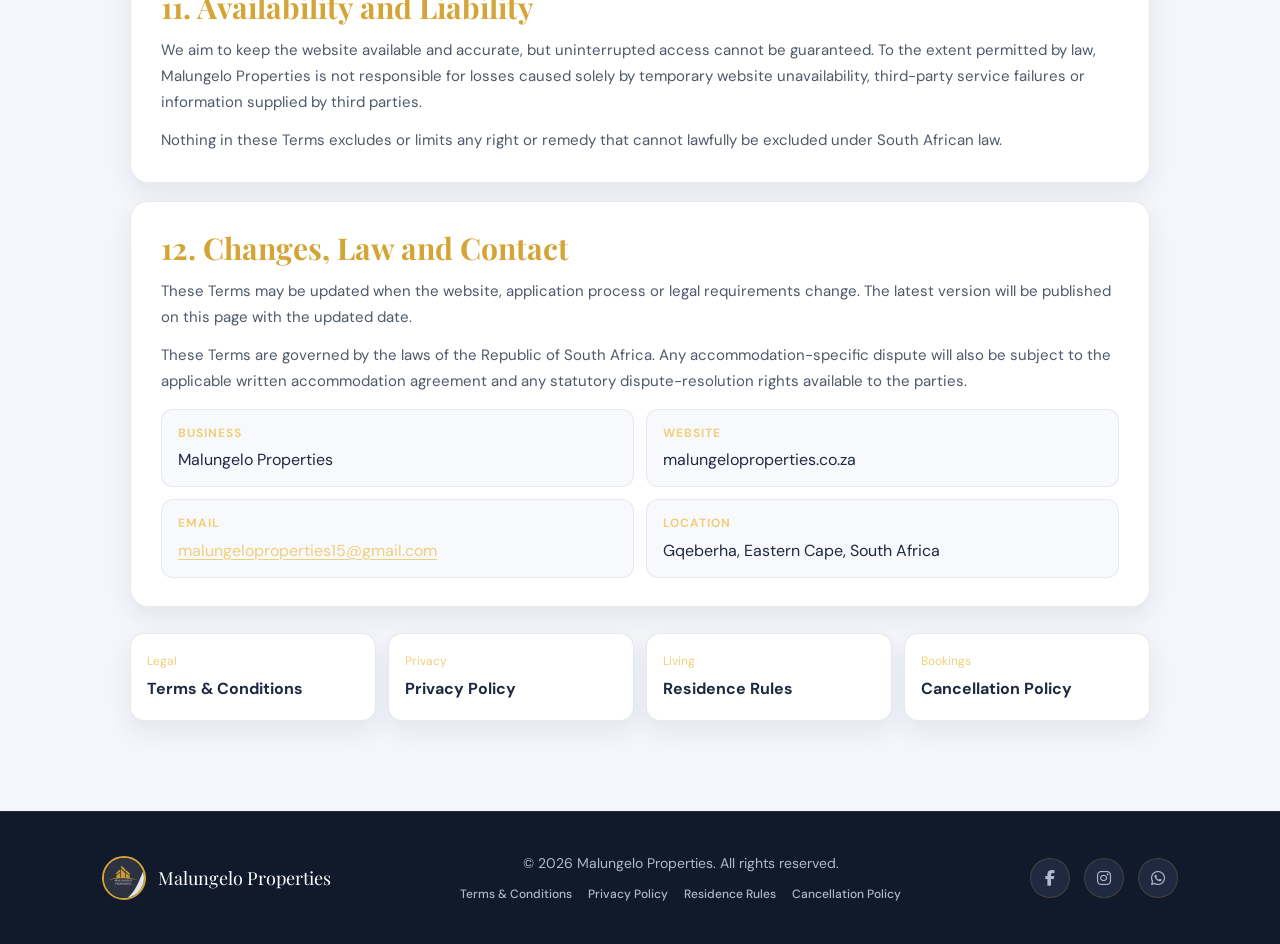
<file: terms.html>
<!DOCTYPE html>
<html lang="en">
<head>
    <meta charset="UTF-8">
    <meta name="viewport" content="width=device-width, initial-scale=1.0, viewport-fit=cover">
    <meta name="description" content="Terms & Conditions for Malungelo Properties student accommodation in Gqeberha, South Africa.">
    <title>Terms & Conditions | Malungelo Properties</title>
    <link rel="stylesheet" href="style.css">
    <link rel="stylesheet" href="https://cdnjs.cloudflare.com/ajax/libs/font-awesome/6.4.0/css/all.min.css">
    <link href="https://fonts.googleapis.com/css2?family=Playfair+Display:wght@700;900&family=DM+Sans:wght@300;400;500;600&display=swap" rel="stylesheet">
</head>
<body>
    <header id="navbar" class="subpage-topbar">
        <nav>
            <a href="index.html" class="back-btn-nav"><i class="fas fa-arrow-left"></i> Back to Home</a>
            <button id="theme-toggle" aria-label="Toggle light/dark mode"><i class="fas fa-moon"></i></button>
        </nav>
    </header>

    <main class="legal-page">
        <section class="legal-hero">
            <span class="legal-eyebrow"><i class="fas fa-scale-balanced"></i> Website & Accommodation Applications</span>
            <h1>Terms & Conditions</h1>
            <p>Clear rules for using the Malungelo Properties website and applying for student accommodation.</p>
            <div class="legal-meta"><i class="far fa-calendar"></i> Last updated: 13 September 2026</div>
        </section>

        <div class="legal-shell">
            
<div class="legal-callout">
    These Terms govern use of <strong>malungeloproperties.co.za</strong> and the online accommodation application process. They do not replace a written accommodation agreement or lease. If you are offered accommodation, the signed agreement will contain the property specific fees, dates and obligations that apply to your stay, subject to applicable law.
</div>

<nav class="legal-toc" aria-label="Terms sections">
    <a href="#use">Website use</a>
    <a href="#application">Applications</a>
    <a href="#allocation">Allocation</a>
    <a href="#payments">Payments</a>
    <a href="#cancellation">Cancellation</a>
    <a href="#privacy">Privacy</a>
    <a href="#communications">Communications</a>
    <a href="#general">General</a>
</nav>

<section class="legal-card" id="use">
    <h2>1. Using the Website</h2>
    <p>Malungelo Properties provides this website to share information about its student accommodation, properties, facilities and application process. You may use the website only for lawful purposes and must not interfere with its security, operation or availability.</p>
    <p>Information and photographs are provided to help applicants understand the accommodation. We try to keep website information accurate and current, but availability, room features and other details may change.</p>
</section>

<section class="legal-card" id="application">
    <h2>2. Application Process</h2>
    <p>When you submit an application, you must provide information that is accurate, complete and current to the best of your knowledge. This includes your contact details, identity information, institution, student status, funding information, accommodation preferences and emergency contact information.</p>
    <p>Materially false, misleading or incomplete information may result in an application being declined or an allocation being withdrawn where this is reasonable and lawful.</p>
    <p>If you are under 18 or otherwise do not have full legal capacity to enter into an accommodation agreement, a parent, guardian or other legally authorised person may need to participate in the contracting process.</p>
</section>

<section class="legal-card" id="allocation">
    <h2>3. Accommodation and Room Allocation</h2>
    <p>Submitting an application does not guarantee accommodation. Allocation is subject to availability, application approval, the relevant property requirements and completion of any further steps communicated to you.</p>
    <p>We will try to consider your selected property and room type, but Malungelo Properties cannot guarantee a specific room, building position or preference unless it is confirmed in writing.</p>
</section>

<section class="legal-card" id="payments">
    <h2>4. Fees, Deposits and Payment</h2>
    <p>Any application fee, deposit, rental amount, service charge or other accommodation fee that applies will be communicated to you before it becomes payable and, where applicable, will be recorded in your written offer or accommodation agreement.</p>
    <p>You are responsible for making payments by the due dates stated in the applicable written agreement. Malungelo Properties will not treat a fee as payable merely because it appears on this website unless it has been properly communicated as part of your application or accommodation arrangement.</p>
</section>

<section class="legal-card" id="cancellation">
    <h2>5. Withdrawals, Cancellations and Refunds</h2>
    <p>You may withdraw an application by contacting Malungelo Properties in writing. Once accommodation has been accepted or a written agreement has been signed, cancellation rights, notice periods and any reasonable charges will depend on the applicable agreement and South African law.</p>
    <p>Please read the <a href="cancellation-policy.html">Cancellation Policy</a> before accepting accommodation.</p>
</section>

<section class="legal-card">
    <h2>6. Residence Conduct</h2>
    <p>If you are accepted for accommodation, you must comply with the <a href="residence-rules.html">Residence Rules</a>, reasonable safety and security requirements, and any property-specific house rules provided to you. Serious or repeated breaches may be dealt with in accordance with the accommodation agreement and applicable law.</p>
</section>

<section class="legal-card" id="privacy">
    <h2>7. Privacy and Personal Information</h2>
    <p>Malungelo Properties processes applicant and resident personal information for accommodation related purposes. Details about the information collected, why it is used, service providers, retention, security and your rights are explained in the <a href="privacy.html">Privacy Policy</a>.</p>
    <p>Consent given for processing an accommodation application is not treated as consent to receive unrelated direct marketing.</p>
</section>

<section class="legal-card" id="communications">
    <h2>8. Electronic Communications</h2>
    <p>By providing an email address or phone number, you agree that Malungelo Properties may contact you electronically about your application, accommodation, documents, payments, notices, maintenance, emergencies and other matters directly related to the accommodation relationship.</p>
    <p>Important communications may be sent by email, phone call, SMS or WhatsApp using the contact details you provide. You are responsible for keeping those details up to date.</p>
</section>

<section class="legal-card">
    <h2>9. Third Party Services and Links</h2>
    <p>The website may use or link to third party services for forms, automation, hosting, maps, fonts, icons or other website functions. Those providers may have their own terms and privacy practices. Malungelo Properties is not responsible for third party websites that you choose to visit.</p>
</section>

<section class="legal-card">
    <h2>10. Intellectual Property</h2>
    <p>Unless otherwise stated, the Malungelo Properties name, website design, original text, photographs and other original website material belong to Malungelo Properties or are used with permission. You may not copy, republish or commercially exploit that material without permission, except where the law allows it.</p>
</section>

<section class="legal-card">
    <h2>11. Availability and Liability</h2>
    <p>We aim to keep the website available and accurate, but uninterrupted access cannot be guaranteed. To the extent permitted by law, Malungelo Properties is not responsible for losses caused solely by temporary website unavailability, third-party service failures or information supplied by third parties.</p>
    <p>Nothing in these Terms excludes or limits any right or remedy that cannot lawfully be excluded under South African law.</p>
</section>

<section class="legal-card" id="general">
    <h2>12. Changes, Law and Contact</h2>
    <p>These Terms may be updated when the website, application process or legal requirements change. The latest version will be published on this page with the updated date.</p>
    <p>These Terms are governed by the laws of the Republic of South Africa. Any accommodation-specific dispute will also be subject to the applicable written accommodation agreement and any statutory dispute-resolution rights available to the parties.</p>
    <div class="legal-contact">
        <div><strong>Business</strong>Malungelo Properties</div>
        <div><strong>Website</strong>malungeloproperties.co.za</div>
        <div><strong>Email</strong><a href="mailto:malungeloproperties15@gmail.com">malungeloproperties15@gmail.com</a></div>
        <div><strong>Location</strong>Gqeberha, Eastern Cape, South Africa</div>
    </div>
</section>


            <div class="legal-crosslinks" aria-label="Other legal documents">
                <a href="terms.html"><span>Legal</span><strong>Terms & Conditions</strong></a>
                <a href="privacy.html"><span>Privacy</span><strong>Privacy Policy</strong></a>
                <a href="residence-rules.html"><span>Living</span><strong>Residence Rules</strong></a>
                <a href="cancellation-policy.html"><span>Bookings</span><strong>Cancellation Policy</strong></a>
            </div>
        </div>
    </main>

    <footer>
        <div class="footer-inner">
            <div class="footer-logo">
                <img src="logo.jpeg" alt="Malungelo Properties">
                <span>Malungelo Properties</span>
            </div>
            <div class="footer-middle">
                <p class="footer-copy">&copy; 2026 Malungelo Properties. All rights reserved.</p>
                <div class="footer-legal" aria-label="Legal links">
                    <a href="terms.html">Terms & Conditions</a>
                    <a href="privacy.html">Privacy Policy</a>
                    <a href="residence-rules.html">Residence Rules</a>
                    <a href="cancellation-policy.html">Cancellation Policy</a>
                </div>
            </div>
            <div class="footer-socials">
                <a href="#" aria-label="Facebook"><i class="fab fa-facebook-f"></i></a>
                <a href="#" aria-label="Instagram"><i class="fab fa-instagram"></i></a>
                <a href="https://wa.me/27657100641" aria-label="WhatsApp"><i class="fab fa-whatsapp"></i></a>
            </div>
        </div>
    </footer>

    <button id="back-to-top" aria-label="Back to top"><i class="fas fa-arrow-up"></i></button>
    <div id="cursor-glow" aria-hidden="true"></div>
    <script src="script.js"></script>
</body>
</html>
</file>
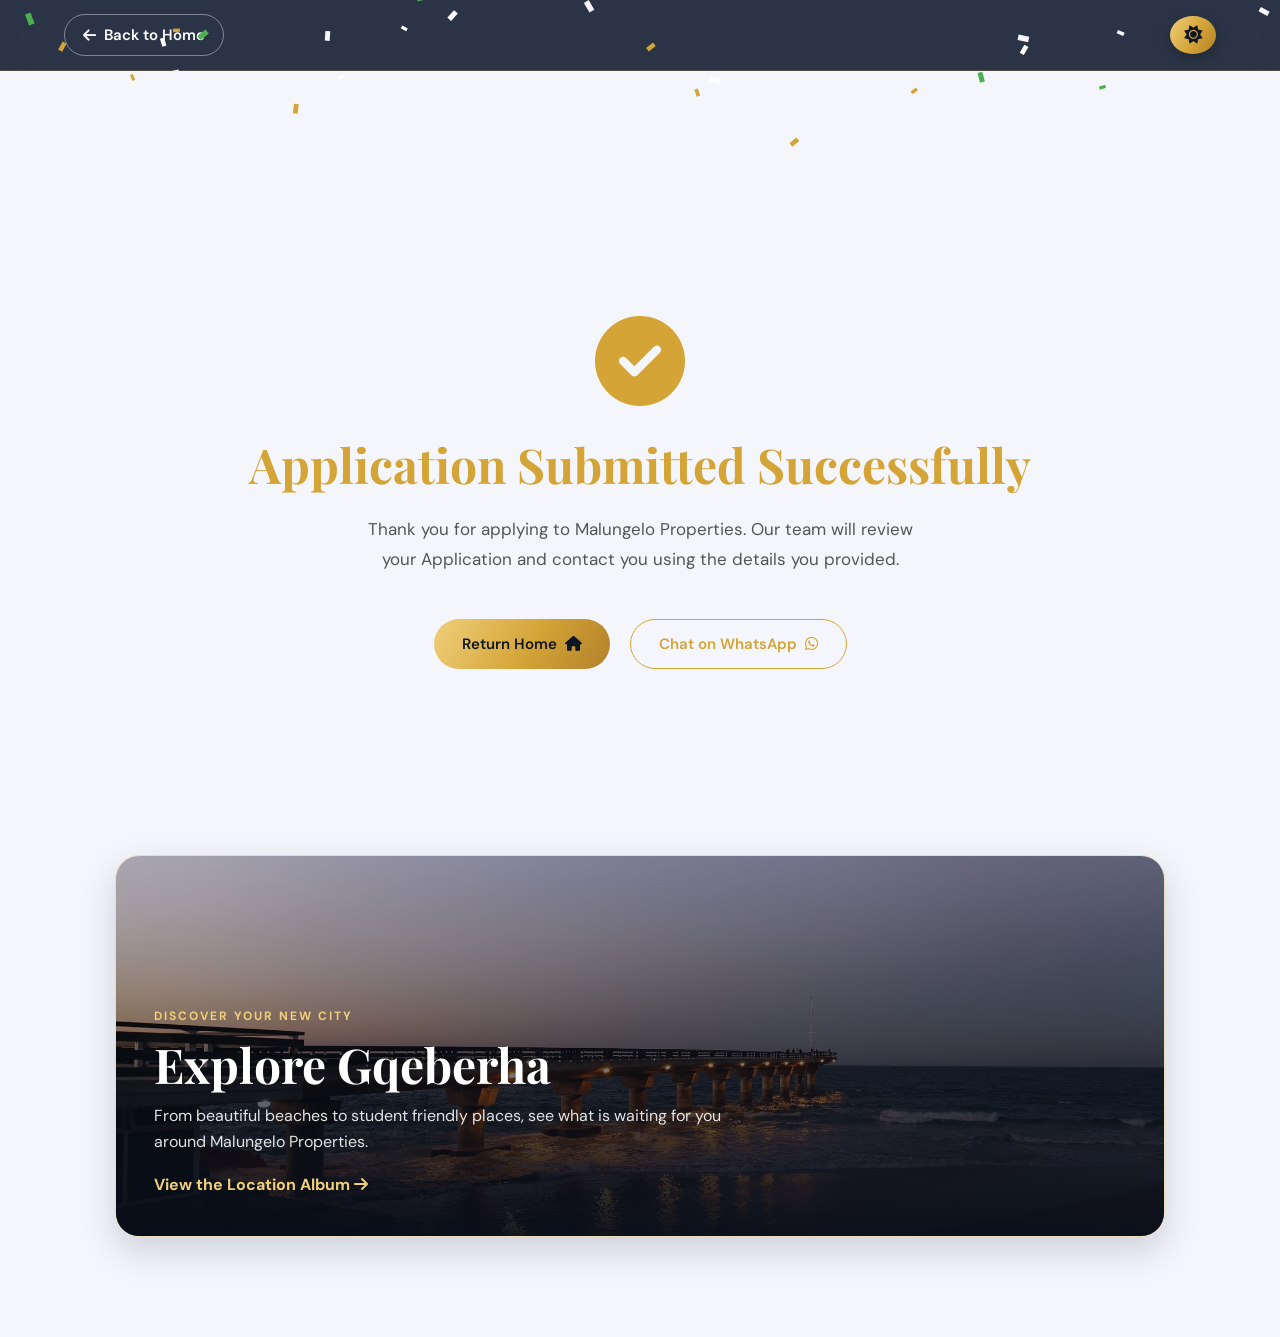
<file: thankyou.html>
<!DOCTYPE html>
<html lang="en">
<head>
    <meta charset="UTF-8">
    <meta name="viewport" content="width=device-width, initial-scale=1.0, viewport-fit=cover">
    <title>Application Received | Malungelo Properties</title>
    <link rel="stylesheet" href="style.css">
    <link rel="stylesheet" href="https://cdnjs.cloudflare.com/ajax/libs/font-awesome/6.4.0/css/all.min.css">
    <link href="https://fonts.googleapis.com/css2?family=Playfair+Display:wght@700;900&family=DM+Sans:wght@300;400;500;600&display=swap" rel="stylesheet">
    <style>
        .thankyou-location { padding: 0 8% 100px; }
        .location-album-card { position: relative; display: block; max-width: 1050px; min-height: 380px; margin: auto; overflow: hidden; border: 1px solid rgba(212,164,55,0.3); border-radius: 24px; box-shadow: 0 16px 40px rgba(0,0,0,0.35); }
        .location-album-card img { width: 100%; height: 380px; object-fit: cover; transition: transform 0.6s ease; }
        .location-album-card::after { content: ""; position: absolute; inset: 0; background: linear-gradient(to top, rgba(8,14,25,0.94), rgba(8,14,25,0.1)); }
        .location-album-card:hover img { transform: scale(1.08); }
        .location-album-content { position: absolute; z-index: 2; left: 0; right: 0; bottom: 0; padding: 38px; color: white; }
        .location-album-content span { color: #f0cf7a; font-size: 12px; font-weight: 700; letter-spacing: 2px; text-transform: uppercase; }
        .location-album-content h2 { margin: 8px 0 10px; color: white; font-size: clamp(30px, 5vw, 48px); }
        .location-album-content p { max-width: 600px; margin-bottom: 18px; color: rgba(255,255,255,0.88); font-size: 16px; }
        .location-album-content strong { color: #f0cf7a; }
        body.light-mode .location-album-card { box-shadow: 0 14px 35px rgba(31,41,64,0.18); }
        @media (max-width: 600px) { .thankyou-location { padding: 0 16px 70px; } .location-album-card, .location-album-card img { min-height: 330px; height: 330px; } .location-album-content { padding: 24px; } .location-album-content p { font-size: 14px; } }
    </style>
</head>
<body>
    <header id="navbar" class="subpage-topbar">
        <nav>
            <a href="index.html" class="back-btn-nav"><i class="fas fa-arrow-left"></i> Back to Home</a>
            <button id="theme-toggle" aria-label="Toggle light/dark mode"><i class="fas fa-moon"></i></button>
        </nav>
    </header>

    <main>
        <section class="thankyou-section">
            <i class="fas fa-circle-check thankyou-icon"></i>
            <h1>Application Submitted Successfully</h1>
            <p>Thank you for applying to Malungelo Properties. Our team will review your Application and contact you using the details you provided.</p>
            <div class="thankyou-buttons">
                <a href="index.html" class="btn-primary">Return Home <i class="fas fa-home"></i></a>
                <a href="https://wa.me/27824885007" target="_blank" rel="noopener" class="btn-secondary">Chat on WhatsApp <i class="fab fa-whatsapp"></i></a>
            </div>
        </section>

        <section class="thankyou-location">
            <a href="location.html" class="location-album-card">
                <img src="Slide3.jpg" alt="Explore Gqeberha near Malungelo Properties">
                <div class="location-album-content">
                    <span>Discover Your New City</span>
                    <h2>Explore Gqeberha</h2>
                    <p>From beautiful beaches to student friendly places, see what is waiting for you around Malungelo Properties.</p>
                    <strong>View the Location Album <i class="fas fa-arrow-right"></i></strong>
                </div>
            </a>
        </section>
    </main>

    <script src="script.js"></script>
</body>
</html>
</file>
<file: style.css>
/* =========================================
   MALUNGELO PROPERTIES — STYLESHEET
   Clean, deduplicated, production-ready
   ========================================= */

/* GOOGLE FONTS */
@import url('https://fonts.googleapis.com/css2?family=Playfair+Display:wght@700;900&family=DM+Sans:wght@300;400;500;600&display=swap');

/* CSS VARIABLES */
:root {
    --gold: #d4a437;
    --gold-2: #f0cf7a;
    --gold-gradient: linear-gradient(120deg, #f0cf7a 0%, #d4a437 55%, #b3812a 100%);
    --gold-light: rgba(212, 164, 55, 0.15);
    --dark: #1f2940;
    --darker: #162033;
    --darkest: #0f1724;
    --white: #ffffff;
    --off-white: #f4f6fb;
    --text-muted: #b0b8cc;
    --radius: 16px;
    --radius-lg: 28px;
    --transition: 0.3s ease;
    --shadow: 0 10px 30px rgba(0,0,0,0.3);
    --shadow-gold: 0 10px 30px rgba(212,164,55,0.18);
}

/* RESET */
*, *::before, *::after {
    margin: 0;
    padding: 0;
    box-sizing: border-box;
}

html {
    scroll-behavior: smooth;
    -webkit-text-size-adjust: 100%;
}

body {
    background: var(--dark);
    color: var(--white);
    font-family: 'DM Sans', sans-serif;
    font-weight: 400;
    line-height: 1.6;
    padding-top: 90px;
    overflow-x: hidden;
}

h1, h2, h3 {
    font-family: 'Playfair Display', serif;
    line-height: 1.2;
}

img {
    display: block;
    max-width: 100%;
}

a {
    text-decoration: none;
    color: inherit;
}

::selection {
    background: var(--gold);
    color: var(--darkest);
}

/* SECTION LABELS */
.section-label {
    display: inline-block;
    font-family: 'DM Sans', sans-serif;
    font-size: 12px;
    font-weight: 600;
    letter-spacing: 3px;
    text-transform: uppercase;
    color: var(--gold);
    border: 1px solid var(--gold);
    padding: 5px 14px;
    border-radius: 100px;
    margin-bottom: 16px;
    position: relative;
}

.section-label::before {
    content: "";
    display: inline-block;
    width: 6px;
    height: 6px;
    border-radius: 50%;
    background: var(--gold);
    margin-right: 8px;
    box-shadow: 0 0 8px 2px rgba(212,164,55,0.7);
    vertical-align: middle;
}

/* Gradient text used on key headings */
.property-section h2,
.gallery h2,
.features-heading h2,
.location h2,
.contact h2,
.about-property h2,
.about-management h2,
.support-section h2,
.follow-us h2,
.reviews-section h2,
.people-section h2 {
    background: var(--gold-gradient);
    -webkit-background-clip: text;
    background-clip: text;
    -webkit-text-fill-color: transparent;
    color: var(--gold);
}

/* =========================================
   NAVBAR
   ========================================= */
header {
    background: rgba(31, 41, 64, 0.75);
    backdrop-filter: blur(14px);
    -webkit-backdrop-filter: blur(14px);
    padding: 0 5%;
    position: fixed;
    top: 0;
    left: 0;
    width: 100%;
    z-index: 1000;
    border-bottom: 1px solid rgba(212,164,55,0.15);
    transition: background var(--transition), box-shadow var(--transition);
}

header.scrolled {
    background: rgba(15, 23, 36, 0.9);
    box-shadow: 0 4px 24px rgba(0,0,0,0.45);
}

nav {
    display: flex;
    justify-content: space-between;
    align-items: center;
    height: 80px;
}

.logo img {
    width: 60px;
    height: 60px;
    border-radius: 50%;
    object-fit: cover;
    border: 2px solid var(--gold);
    box-shadow: 0 0 0 4px rgba(212,164,55,0.12);
    transition: var(--transition);
}

.logo img:hover {
    box-shadow: 0 0 0 6px rgba(212,164,55,0.22);
    transform: rotate(-4deg);
}

/* MENU BUTTON */
.menu-btn {
    background: var(--gold-gradient);
    color: var(--darkest);
    border: none;
    padding: 10px 14px;
    border-radius: 8px;
    cursor: pointer;
    font-size: 18px;
    transition: var(--transition);
}

.menu-btn:hover {
    filter: brightness(1.1);
    transform: translateY(-1px);
}

/* DROPDOWN NAV */
.menu-container {
    position: relative;
}

.nav-links {
    position: absolute;
    top: calc(100% + 10px);
    right: 0;
    background: rgba(22, 32, 51, 0.85);
    backdrop-filter: blur(16px);
    -webkit-backdrop-filter: blur(16px);
    width: 220px;
    border-radius: var(--radius);
    padding: 16px;
    list-style: none;
    display: none;
    flex-direction: column;
    gap: 4px;
    box-shadow: var(--shadow);
    z-index: 1001;
    border: 1px solid rgba(212,164,55,0.18);
    opacity: 0;
    transform: translateY(-8px);
    transition: opacity 0.25s ease, transform 0.25s ease;
    pointer-events: none;
}

.nav-links.active {
    display: flex;
    opacity: 1;
    transform: translateY(0);
    pointer-events: auto;
}

.nav-links li a {
    color: var(--white);
    display: flex;
    align-items: center;
    gap: 10px;
    padding: 10px 12px;
    border-radius: 8px;
    font-size: 15px;
    transition: var(--transition);
}

.nav-links li a:hover {
    background: var(--gold-light);
    color: var(--gold);
    padding-left: 16px;
}

/* THEME TOGGLE */
#theme-toggle {
    padding: 10px 14px;
    border: none;
    border-radius: 50%;
    background: var(--gold-gradient);
    color: var(--darkest);
    cursor: pointer;
    font-size: 18px;
    transition: var(--transition);
    box-shadow: 0 4px 15px rgba(0,0,0,0.3);
    flex-shrink: 0;
}

#theme-toggle:hover {
    transform: scale(1.1) rotate(20deg);
}

/* =========================================
   HERO
   ========================================= */
.hero {
    height: 92vh;
    min-height: 600px;
    position: relative;
    background: url("graduation.jpg") center / cover no-repeat;
    display: flex;
    justify-content: center;
    align-items: center;
    text-align: center;
    margin-top: -90px;
    overflow: hidden;
}

/* Floating decorative gold orbs on the hero — the ambient motion in the hero */
.hero-orbs {
    position: absolute;
    inset: 0;
    z-index: 1;
    pointer-events: none;
}

.orb {
    position: absolute;
    border-radius: 50%;
    filter: blur(2px);
    opacity: 0.55;
    background: radial-gradient(circle at 30% 30%, rgba(240,207,122,0.9), rgba(212,164,55,0) 70%);
    animation: orbFloat 12s ease-in-out infinite;
}

.orb-1 { width: 260px; height: 260px; top: 8%; left: 6%; animation-duration: 14s; }
.orb-2 { width: 180px; height: 180px; bottom: 14%; right: 10%; animation-duration: 10s; animation-delay: -3s; }
.orb-3 { width: 120px; height: 120px; top: 50%; right: 26%; animation-duration: 16s; animation-delay: -6s; }
.orb-4 { width: 90px; height: 90px; top: 22%; right: 42%; animation-duration: 11s; animation-delay: -2s; opacity: 0.4; }

@keyframes orbFloat {
    0%, 100% { transform: translate(0, 0) scale(1); }
    50% { transform: translate(30px, -40px) scale(1.12); }
}

.hero-overlay {
    position: absolute;
    inset: 0;
    background: linear-gradient(to bottom, rgba(15,23,36,0.5) 0%, rgba(31,41,64,0.7) 100%);
    z-index: 1;
}

.hero-text {
    position: relative;
    z-index: 2;
    display: flex;
    flex-direction: column;
    align-items: center;
    gap: 16px;
    padding: 0 20px;

}

.hero-eyebrow {
    font-size: 13px;
    font-weight: 600;
    letter-spacing: 3px;
    text-transform: uppercase;
    color: var(--gold);
    opacity: 0.9;
}

.hero-text h1 {
    font-size: clamp(42px, 7vw, 80px);
    color: var(--white);
    text-shadow: 2px 4px 20px rgba(0,0,0,0.5);
}

.hero-text p {
    font-size: 20px;
    color: rgba(255,255,255,0.85);
}

.hero-btn {
    display: inline-flex;
    align-items: center;
    gap: 10px;
    padding: 14px 32px;
    background: var(--gold-gradient);
    color: var(--darkest);
    border-radius: 100px;
    font-weight: 600;
    font-size: 16px;
    transition: var(--transition);
    margin-top: 8px;
    box-shadow: 0 8px 25px rgba(212,164,55,0.25);
}

.hero-btn:hover {
    filter: brightness(1.08);
    transform: translateY(-3px);
    box-shadow: 0 10px 30px rgba(212,164,55,0.45);
}

.hero-scroll-hint {
    position: absolute;
    bottom: 40px;
    left: 50%;
    transform: translateX(-50%);
    display: flex;
    flex-direction: column;
    align-items: center;
    gap: 8px;
    color: rgba(255,255,255,0.5);
    font-size: 11px;
    letter-spacing: 2px;
    text-transform: uppercase;
    z-index: 2;
}

.scroll-line {
    width: 1px;
    height: 40px;
    background: linear-gradient(to bottom, rgba(255,255,255,0.5), transparent);
    animation: scrollPulse 2s ease infinite;
}

/* =========================================
   BUTTONS (GENERIC)
   ========================================= */
.btn-primary {
    display: inline-flex;
    align-items: center;
    gap: 8px;
    padding: 12px 28px;
    background: var(--gold-gradient);
    color: var(--darkest);
    border-radius: 100px;
    font-weight: 600;
    font-size: 15px;
    transition: var(--transition);
    border: none;
    cursor: pointer;
}

.btn-primary:hover {
    filter: brightness(1.08);
    transform: translateY(-2px);
    box-shadow: 0 6px 20px rgba(212,164,55,0.35);
}

button {
    display: inline-flex;
    align-items: center;
    gap: 8px;
    padding: 12px 28px;
    background: var(--gold-gradient);
    color: var(--darkest);
    border-radius: 100px;
    font-weight: 600;
    font-size: 15px;
    border: none;
    cursor: pointer;
    transition: var(--transition);
    font-family: 'DM Sans', sans-serif;
}

button:hover {
    filter: brightness(1.08);
    transform: translateY(-2px);
    box-shadow: 0 6px 20px rgba(212,164,55,0.35);
}

/* =========================================
   PROPERTY SECTION
   ========================================= */
.property-section {
    padding: 100px 8%;
    text-align: center;
}

.property-section h2 {
    font-size: clamp(32px, 5vw, 52px);
    margin-bottom: 60px;
}

.property-card {
    display: flex;
    gap: 50px;
    align-items: center;
    max-width: 1100px;
    margin: 0 auto 80px auto;
    background: rgba(22, 32, 51, 0.6);
    padding: 30px;
    border-radius: var(--radius-lg);
    border: 1px solid rgba(212,164,55,0.1);
    text-align: left;
    transition: var(--transition);
}

.property-card:hover {
    border-color: rgba(212,164,55,0.35);
    box-shadow: var(--shadow), var(--shadow-gold);
}

.property-card.reverse {
    flex-direction: row-reverse;
}

.property-img-link {
    position: relative;
    flex-shrink: 0;
    border-radius: var(--radius);
    overflow: hidden;
}

.property-img-link img {
    width: 420px;
    height: 280px;
    object-fit: cover;
    border-radius: var(--radius);
    transition: transform 0.5s ease;
}

.property-img-link:hover img {
    transform: scale(1.05);
}

.img-overlay {
    position: absolute;
    inset: 0;
    background: rgba(31,41,64,0.7);
    display: flex;
    align-items: center;
    justify-content: center;
    opacity: 0;
    transition: var(--transition);
    border-radius: var(--radius);
}

.img-overlay span {
    color: var(--white);
    font-weight: 600;
    font-size: 16px;
    border: 2px solid var(--gold);
    padding: 10px 24px;
    border-radius: 100px;
}

.property-img-link:hover .img-overlay {
    opacity: 1;
}

.property-info {
    flex: 1;
}

.property-tag {
    display: inline-block;
    background: var(--gold-light);
    color: var(--gold);
    font-size: 12px;
    font-weight: 600;
    letter-spacing: 2px;
    text-transform: uppercase;
    padding: 4px 14px;
    border-radius: 100px;
    margin-bottom: 16px;
}

.property-info h3 {
    font-size: clamp(26px, 3vw, 36px);
    margin-bottom: 16px;
    color: var(--white);
}

.property-info p {
    font-size: 16px;
    line-height: 1.8;
    color: var(--text-muted);
    margin-bottom: 24px;
}

.property-amenities {
    display: flex;
    flex-wrap: wrap;
    gap: 22px;
    padding-bottom: 20px;
    margin-bottom: 20px;
    border-bottom: 1px solid rgba(255,255,255,0.08);
    font-size: 14px;
    color: var(--text-muted);
}

.property-amenities span {
    display: flex;
    align-items: center;
    gap: 8px;
}

.property-amenities i {
    display: inline-flex;
    align-items: center;
    justify-content: center;
    width: 26px;
    height: 26px;
    border-radius: 50%;
    background: var(--gold-light);
    color: var(--gold);
    font-size: 12px;
}

.property-price-row {
    display: flex;
    align-items: center;
    justify-content: space-between;
    flex-wrap: wrap;
    gap: 12px;
    margin-bottom: 26px;
}

.property-price {
    display: flex;
    align-items: baseline;
    gap: 6px;
    font-size: 24px;
    font-weight: 700;
    color: var(--white);
}

.property-price i {
    display: inline-flex;
    align-items: center;
    justify-content: center;
    width: 32px;
    height: 32px;
    border-radius: 50%;
    background: var(--gold-light);
    color: var(--gold);
    font-size: 15px;
    margin-right: 4px;
}

.property-price .price-period {
    font-size: 14px;
    font-weight: 400;
    color: var(--text-muted);
}

.property-status {
    display: flex;
    align-items: center;
    gap: 8px;
    font-size: 14px;
    font-weight: 600;
    color: #4caf50;
}

.property-status::before {
    content: "";
    width: 8px;
    height: 8px;
    border-radius: 50%;
    background: #4caf50;
    box-shadow: 0 0 0 4px rgba(76, 175, 80, 0.2);
}

.property-actions {
    display: flex;
    flex-wrap: wrap;
    align-items: center;
    gap: 12px;
}

.apply-btn {
    display: inline-flex;
    align-items: center;
    justify-content: center;
    gap: 8px;
    padding: 12px 20px;
    border: 1px solid var(--gold);
    border-radius: 100px;
    color: var(--gold);
    font-size: 14px;
    font-weight: 600;
    transition: var(--transition);
}

.apply-btn:hover {
    background: var(--gold-gradient);
    border-color: transparent;
    color: var(--darkest);
    transform: translateY(-2px);
    box-shadow: 0 6px 20px rgba(212,164,55,0.28);
}

/* =========================================
   SLIDER
   ========================================= */
.slider {
    position: relative;
    width: 100%;
    height: 80vh;
    min-height: 500px;
    overflow: hidden;
}

.slide {
    position: absolute;
    inset: 0;
    opacity: 0;
    transition: opacity 0.55s ease;
}

.slide.active {
    opacity: 1;
}

.slide img {
    width: 100%;
    height: 100%;
    object-fit: cover;
}

.slide-text {
    position: absolute;
    bottom: 15%;
    left: 8%;
    color: var(--white);
    background: rgba(15,23,36,0.75);
    padding: 28px 32px;
    border-radius: var(--radius);
    max-width: 480px;
    border-left: 3px solid var(--gold);
}

.slide-text h2 {
    font-size: clamp(20px, 3vw, 30px);
    margin-bottom: 10px;
}

.slide-text p {
    font-size: 15px;
    color: rgba(255,255,255,0.8);
    line-height: 1.6;
}

.slider-dots {
    position: absolute;
    bottom: 24px;
    left: 50%;
    transform: translateX(-50%);
    display: flex;
    gap: 8px;
    z-index: 10;
}

.dot {
    width: 8px;
    height: 8px;
    border-radius: 50%;
    background: rgba(255,255,255,0.4);
    cursor: default;
    transition: var(--transition);
}

.dot.active {
    background: var(--gold);
    width: 24px;
    border-radius: 100px;
}

/* =========================================
   FUN IMAGE
   ========================================= */
.fun-image-section {
    display: flex;
    justify-content: center;
    padding: 60px 0 40px;
}

.fun-image {
    width: 280px;
    height: 280px;
    object-fit: cover;
    border-radius: 50%;
    border: 5px solid var(--gold);
    animation: floatImage 3.5s ease-in-out infinite;
    box-shadow: 0 20px 40px rgba(0,0,0,0.4), 0 0 0 12px rgba(212,164,55,0.1);
}

/* =========================================
   FEATURES
   ========================================= */
.features-heading {
    text-align: center;
    padding: 60px 8% 0;
    background: var(--dark);
}

.features-heading h2 {
    font-size: clamp(30px, 4vw, 48px);
    margin-bottom: 12px;
}

.features-heading p {
    font-size: 18px;
    color: var(--text-muted);
    max-width: 600px;
    margin: 0 auto;
    line-height: 1.6;
}

.features {
    padding: 40px 8% 80px;
    display: grid;
    grid-template-columns: repeat(auto-fit, minmax(220px, 1fr));
    gap: 24px;
    background: var(--dark);
}

.feature-box {
    background: var(--darker);
    padding: 36px 28px;
    border-radius: var(--radius);
    border: 1px solid rgba(212,164,55,0.1);
    text-align: center;
    cursor: pointer;
    position: relative;
    overflow: hidden;
    transition: 0.4s ease;
}

.feature-box::before {
    content: "";
    position: absolute;
    top: 0;
    left: -100%;
    width: 100%;
    height: 100%;
    background: linear-gradient(120deg, transparent, rgba(212,164,55,0.12), transparent);
    transition: 0.5s;
}

.feature-box:hover::before {
    left: 100%;
}

.feature-box:hover {
    transform: translateY(-10px);
    border-color: rgba(212,164,55,0.35);
    box-shadow: 0 12px 30px rgba(0,0,0,0.4), var(--shadow-gold);
}

.feature-icon {
    font-size: 42px;
    color: var(--gold);
    margin-bottom: 18px;
    filter: drop-shadow(0 0 10px rgba(212,164,55,0.35));
    transition: var(--transition);
}

.feature-box:hover .feature-icon {
    transform: scale(1.12) rotate(-6deg);
}

.feature-title {
    font-size: 18px;
    font-weight: 700;
    margin-bottom: 12px;
    font-family: 'DM Sans', sans-serif;
}

.feature-text {
    font-size: 14px;
    line-height: 1.7;
    color: var(--text-muted);
}

/* =========================================
   GALLERY
   ========================================= */
.gallery {
    padding: 80px 8%;
    text-align: center;
}

.gallery h2 {
    margin-bottom: 50px;
    font-size: clamp(30px, 4vw, 48px);
}

.gallery-container {
    display: flex;
    gap: 24px;
    justify-content: center;
    flex-wrap: wrap;
}

.gallery-item {
    display: flex;
    flex-direction: column;
    align-items: center;
    gap: 12px;
}

.gallery-item h3 {
    font-size: 16px;
    font-family: 'DM Sans', sans-serif;
    font-weight: 600;
    color: var(--text-muted);
}

.gallery-container img {
    width: 300px;
    height: 220px;
    object-fit: cover;
    border-radius: var(--radius);
    border: 2px solid rgba(212,164,55,0.1);
    transition: 0.4s ease;
}

.gallery-container img:hover {
    transform: scale(1.05) translateY(-5px);
    box-shadow: 0 16px 35px rgba(0,0,0,0.5);
    border-color: var(--gold);
}

/* Sub-page gallery */
.sub-gallery {
    padding: 20px 8% 60px;
}

.sub-gallery .gallery-container {
    justify-content: center;
}

/* Give sub-gallery photos a bit more presence + a clear "zoomable" affordance */
.sub-gallery .gallery-container img {
    width: 340px;
    height: 240px;
    cursor: zoom-in;
    position: relative;
}

.sub-gallery .gallery-container {
    position: relative;
}

.gallery-container {
    position: relative;
}

.gallery-container img {
    cursor: zoom-in;
}

/* Small magnifying-glass hint that appears on hover */
.gallery-zoom-hint {
    position: absolute;
    inset: 0;
    display: flex;
    align-items: center;
    justify-content: center;
    opacity: 0;
    transition: opacity 0.3s ease;
    pointer-events: none;
}

/* =========================================
   LIGHTBOX / IMAGE ZOOM VIEWER
   ========================================= */
.lightbox-overlay {
    position: fixed;
    inset: 0;
    background: rgba(8, 12, 20, 0.94);
    backdrop-filter: blur(6px);
    -webkit-backdrop-filter: blur(6px);
    z-index: 100000;
    display: flex;
    align-items: center;
    justify-content: center;
    opacity: 0;
    visibility: hidden;
    transition: opacity 0.35s ease, visibility 0.35s ease;
}

.lightbox-overlay.active {
    opacity: 1;
    visibility: visible;
}

.lightbox-stage {
    position: relative;
    width: 100%;
    height: 100%;
    display: flex;
    align-items: center;
    justify-content: center;
    overflow: hidden;
    touch-action: none;
}

.lightbox-stage img {
    max-width: 88vw;
    max-height: 82vh;
    width: auto;
    height: auto;
    border-radius: 12px;
    box-shadow: 0 20px 60px rgba(0,0,0,0.6);
    user-select: none;
    -webkit-user-drag: none;
    transform-origin: center center;
    transition: transform 0.15s ease-out;
    will-change: transform;
}

.lightbox-stage.zoomed img {
    cursor: grab;
    transition: none;
}

.lightbox-stage.dragging img {
    cursor: grabbing;
}

.lightbox-controls {
    position: absolute;
    bottom: 28px;
    left: 50%;
    transform: translateX(-50%);
    display: flex;
    align-items: center;
    gap: 10px;
    background: rgba(22, 32, 51, 0.85);
    border: 1px solid rgba(212,164,55,0.25);
    padding: 10px 14px;
    border-radius: 100px;
    backdrop-filter: blur(10px);
    z-index: 2;
}

.lightbox-btn {
    width: 40px;
    height: 40px;
    border-radius: 50%;
    background: transparent;
    color: var(--gold);
    border: 1px solid rgba(212,164,55,0.3);
    display: flex;
    align-items: center;
    justify-content: center;
    font-size: 15px;
    cursor: pointer;
    padding: 0;
    transition: var(--transition);
}

.lightbox-btn:hover {
    background: var(--gold-gradient);
    color: var(--darkest);
    transform: scale(1.08);
    box-shadow: none;
}

.lightbox-zoom-level {
    color: var(--text-muted);
    font-size: 13px;
    font-weight: 600;
    min-width: 46px;
    text-align: center;
}

.lightbox-close {
    position: absolute;
    top: 24px;
    right: 24px;
    width: 46px;
    height: 46px;
    border-radius: 50%;
    background: rgba(22, 32, 51, 0.85);
    color: var(--white);
    border: 1px solid rgba(212,164,55,0.25);
    display: flex;
    align-items: center;
    justify-content: center;
    font-size: 18px;
    cursor: pointer;
    z-index: 2;
    transition: var(--transition);
}

.lightbox-close:hover {
    background: var(--gold-gradient);
    color: var(--darkest);
    transform: rotate(90deg);
}

.lightbox-nav {
    position: absolute;
    top: 50%;
    transform: translateY(-50%);
    width: 52px;
    height: 52px;
    border-radius: 50%;
    background: rgba(22, 32, 51, 0.75);
    color: var(--white);
    border: 1px solid rgba(212,164,55,0.25);
    display: flex;
    align-items: center;
    justify-content: center;
    font-size: 18px;
    cursor: pointer;
    z-index: 2;
    transition: var(--transition);
}

.lightbox-nav:hover {
    background: var(--gold-gradient);
    color: var(--darkest);
}

.lightbox-nav.prev { left: 24px; }
.lightbox-nav.next { right: 24px; }

.lightbox-counter {
    position: absolute;
    top: 28px;
    left: 50%;
    transform: translateX(-50%);
    color: rgba(255,255,255,0.75);
    font-size: 13px;
    font-weight: 600;
    letter-spacing: 1px;
    background: rgba(22, 32, 51, 0.7);
    padding: 6px 16px;
    border-radius: 100px;
    border: 1px solid rgba(212,164,55,0.2);
    z-index: 2;
}

.lightbox-hint {
    position: absolute;
    bottom: 82px;
    left: 50%;
    transform: translateX(-50%);
    color: rgba(255,255,255,0.45);
    font-size: 12px;
    letter-spacing: 0.5px;
    z-index: 2;
    pointer-events: none;
}

@media (max-width: 768px) {
    .lightbox-nav { width: 42px; height: 42px; font-size: 15px; }
    .lightbox-nav.prev { left: 10px; }
    .lightbox-nav.next { right: 10px; }
    .lightbox-close { top: 14px; right: 14px; width: 40px; height: 40px; }
    .lightbox-counter { top: 16px; }
    .lightbox-hint { display: none; }
    .lightbox-controls { bottom: 16px; padding: 8px 12px; }
    .lightbox-btn { width: 36px; height: 36px; font-size: 13px; }
}

/* =========================================
   MEET THE STUDENTS SLIDESHOW
   ========================================= */
.people-section {
    padding: 80px 8%;
    text-align: center;
}

.people-subtitle {
    color: var(--text-muted);
    font-size: 16px;
    max-width: 500px;
    margin: -12px auto 50px;
}

.people-slider {
    position: relative;
    max-width: 420px;
    margin: 0 auto;
    display: flex;
    align-items: center;
    justify-content: center;
    gap: 0;
}

.people-slides {
    position: relative;
    width: 340px;
    height: 420px;
    border-radius: var(--radius-lg);
    overflow: hidden;
    box-shadow: var(--shadow), var(--shadow-gold);
    border: 2px solid rgba(212,164,55,0.25);
}

.people-slide {
    position: absolute;
    inset: 0;
    opacity: 0;
    transform: scale(1.03);
    transition: opacity 0.5s ease, transform 0.5s ease;
    pointer-events: none;
}

.people-slide.active {
    opacity: 1;
    transform: scale(1);
    pointer-events: auto;
}

.people-slide img {
    width: 100%;
    height: 100%;
    object-fit: cover;
}

.people-caption {
    position: absolute;
    left: 0;
    right: 0;
    bottom: 0;
    padding: 28px 20px 22px;
    background: linear-gradient(to top, rgba(10,16,28,0.92) 10%, rgba(10,16,28,0) 100%);
    text-align: center;
}

.people-caption h3 {
    color: var(--white);
    font-size: 24px;
    position: relative;
    display: inline-block;
    padding-bottom: 10px;
}

.people-caption h3::after {
    content: "";
    position: absolute;
    bottom: 0;
    left: 50%;
    transform: translateX(-50%);
    width: 40px;
    height: 2px;
    background: var(--gold-gradient);
    border-radius: 2px;
}

.people-role {
    display: block;
    margin-top: 10px;
    font-size: 13px;
    font-weight: 600;
    letter-spacing: 1px;
    text-transform: uppercase;
    color: var(--gold);
}

.people-dots {
    display: flex;
    justify-content: center;
    gap: 8px;
    margin-top: 26px;
}

.people-dots .dot {
    width: 8px;
    height: 8px;
    border-radius: 50%;
    background: rgba(255,255,255,0.3);
    cursor: default;
    transition: var(--transition);
}

.people-dots .dot.active {
    background: var(--gold);
    width: 24px;
    border-radius: 100px;
}

body.light-mode .people-section {
    background: var(--off-white);
}

@media (max-width: 500px) {
    .people-slides { width: 260px; height: 340px; }
}

/* =========================================
   REVIEWS / TESTIMONIALS
   ========================================= */
.reviews-section {
    padding: 80px 8%;
    text-align: center;
}

.reviews-section h2 {
    margin-bottom: 50px;
    font-size: clamp(30px, 4vw, 48px);
}

.reviews-marquee {
    overflow: hidden;
    width: 100%;
    -webkit-mask-image: linear-gradient(to right, transparent, black 6%, black 94%, transparent);
    mask-image: linear-gradient(to right, transparent, black 6%, black 94%, transparent);
}

.reviews-track {
    display: flex;
    gap: 24px;
    width: max-content;
    animation: reviewsScroll 52s linear infinite;
}

.reviews-marquee:hover .reviews-track {
    animation-play-state: paused;
}

@keyframes reviewsScroll {
    from { transform: translateX(0); }
    to   { transform: translateX(-50%); }
}

.review-card {
    background: var(--darker);
    padding: 34px 30px;
    border-radius: var(--radius-lg);
    flex: 0 0 340px;
    width: 340px;
    text-align: left;
    border: 1px solid rgba(212,164,55,0.12);
    box-shadow: var(--shadow);
    transition: transform 0.4s ease, border-color 0.4s ease, box-shadow 0.4s ease;
}

.review-card:hover {
    transform: translateY(-8px);
    border-color: var(--gold);
    box-shadow: var(--shadow), var(--shadow-gold);
}

.review-stars {
    color: var(--gold);
    font-size: 14px;
    margin-bottom: 16px;
    letter-spacing: 3px;
}

.review-text {
    font-size: 15px;
    line-height: 1.8;
    color: var(--text-muted);
    margin-bottom: 24px;
}

.review-author {
    display: flex;
    align-items: center;
    gap: 14px;
}

.review-avatar {
    width: 44px;
    height: 44px;
    flex-shrink: 0;
    border-radius: 50%;
    background: var(--gold-gradient);
    color: var(--darkest);
    display: flex;
    align-items: center;
    justify-content: center;
    font-weight: 700;
    font-size: 16px;
    font-family: 'Playfair Display', serif;
}

.review-author-info h4 {
    font-size: 15px;
    font-weight: 600;
    color: var(--white);
    font-family: 'DM Sans', sans-serif;
    margin-bottom: 2px;
}

.review-author-info span {
    font-size: 13px;
    color: var(--text-muted);
}

body.light-mode .review-card {
    background: var(--white);
    color: var(--dark);
}

body.light-mode .review-text {
    color: #555;
}

body.light-mode .review-author-info h4 {
    color: var(--dark);
}

/* =========================================
   LOCATION
   ========================================= */
.location {
    position: relative;
    padding: 120px 8%;
    text-align: center;
    background: url("location.png") center / cover no-repeat;
    border-radius: var(--radius-lg);
    margin: 50px auto;
    max-width: 95%;
    overflow: hidden;
}

.location-overlay {
    position: absolute;
    inset: 0;
    background: rgba(10, 16, 28, 0.65);
    backdrop-filter: blur(2px);
}
.album-photo-grid img {
    width: 100%;
    height: 250px;
    object-fit: cover;
    cursor: zoom-in;
    border-radius: 18px;
    border: 1px solid rgba(212,164,55,0.25);
    box-shadow: 0 10px 25px rgba(0,0,0,0.25);
    transition: transform 0.35s ease;
}

.album-photo-grid img:hover {
    transform: scale(1.03);
}

@media (max-width: 600px) {
    .album-photo-grid img {
        height: 220px;
    }
}

/* =========================================
   PERCEIVED PERFORMANCE — page loader and image loading polish
   ========================================= */
.page-loader {
    position: fixed;
    inset: 0;
    z-index: 10000;
    display: grid;
    place-content: center;
    justify-items: center;
    gap: 16px;
    background: var(--darkest);
    color: var(--white);
    transition: opacity 0.35s ease, visibility 0.35s ease;
}

.page-loader.is-hidden {
    opacity: 0;
    visibility: hidden;
    pointer-events: none;
}

.loader-mark {
    width: 74px;
    height: 74px;
    border: 2px solid var(--gold);
    border-radius: 50%;
    padding: 4px;
    box-shadow: 0 0 0 8px rgba(212, 164, 55, 0.12);
}

.loader-mark img {
    width: 100%;
    height: 100%;
    border-radius: 50%;
    object-fit: cover;
}

.loader-spinner {
    width: 32px;
    height: 32px;
    border: 3px solid rgba(240, 207, 122, 0.25);
    border-top-color: var(--gold-2);
    border-radius: 50%;
    animation: loaderSpin 0.8s linear infinite;
}

.page-loader p {
    font-size: 14px;
    letter-spacing: 0.08em;
    text-align: center;
}

@keyframes loaderSpin {
    to { transform: rotate(360deg); }
}

/* Keeps the browser responsive when sections are still off-screen. */
@supports (content-visibility: auto) {
    .property-section,
    .people-section,
    .photo-story,
    .reviews-section,
    .contact {
        content-visibility: auto;
        contain-intrinsic-size: auto 700px;
    }
}

@media (max-width: 600px) {
    .page-loader p { font-size: 12px; padding-inline: 24px; }
    .float-stack { right: 14px; bottom: 14px; }
    .whatsapp-btn { width: 52px; height: 52px; }
    #back-to-top { right: 14px; bottom: 82px; }
}

@media (prefers-reduced-motion: reduce) {
    .page-loader,
    .loader-spinner {
        transition: none;
        animation: none;
    }
}
.album-photo-grid img {
    background: linear-gradient(
        90deg,
        #1f2940 25%,
        #2b3854 50%,
        #1f2940 75%
    );
    background-size: 200% 100%;
    animation: imageLoading 1.4s infinite;
}

.album-photo-grid img[src] {
    animation: none;
}

@keyframes imageLoading {
    from {
        background-position: 200% 0;
    }

    to {
        background-position: -200% 0;
    }
}
/* ALBUM HEADER IMAGES */
.album-hero {
    position: relative;
    min-height: 460px;
    display: flex;
    align-items: end;
    padding: 130px 8% 60px;
    overflow: hidden;

    background-size: cover;
    background-repeat: no-repeat;
    background-position: center;
}

/* Dark overlay so text is easy to read */
.album-hero::before {
    content: "";
    position: absolute;
    inset: 0;
    background: linear-gradient(
        90deg,
        rgba(10, 16, 28, 0.9) 0%,
        rgba(10, 16, 28, 0.55) 55%,
        rgba(10, 16, 28, 0.25) 100%
    );
}

.album-hero-content {
    position: relative;
    z-index: 2;
    max-width: 650px;
}

/* Community */
.community-page .album-hero {
    background-image: url("community.jpg");
    background-position: center;
}

/* Focus */
.focus-page .album-hero {
    background-image: url("study.jpg");
    background-position: center;
}

/* Location */
.location-page .album-hero {
    background-image: url("Slide3.jpg");
    background-position: center;
}

/* Events */
.events-page .album-hero {
    background-image: url("event.jpg");
    background-position: center;
}

/* MOBILE */
@media (max-width: 600px) {
    .album-hero {
        min-height: 360px;
        padding: 115px 22px 38px;
        background-position: center;
    }

    .album-hero::before {
        background: linear-gradient(
            to top,
            rgba(10, 16, 28, 0.92) 0%,
            rgba(10, 16, 28, 0.45) 70%,
            rgba(10, 16, 28, 0.25) 100%
        );
    }

    .album-hero h1 {
        font-size: 42px;
    }

    .album-hero p {
        font-size: 15px;
    }
}
.location-content {
    position: relative;
    z-index: 2;
}

.location h2 {
    font-size: clamp(26px, 4vw, 44px);
    margin-bottom: 16px;
}

.location h3 {
    color: var(--white);
    font-size: 20px;
    font-family: 'DM Sans', sans-serif;
    font-weight: 400;
}

/* =========================================
   CONTACT
   ========================================= */
.contact {
    padding: 80px 8%;
    text-align: center;
    background: var(--darker);
}

.contact h2 {
    font-size: clamp(26px, 4vw, 44px);
    margin-bottom: 40px;
}

.contact-items {
    display: flex;
    justify-content: center;
    gap: 24px;
    flex-wrap: wrap;
}

.contact-item {
    display: flex;
    align-items: center;
    gap: 12px;
    background: var(--dark);
    padding: 16px 28px;
    border-radius: var(--radius);
    color: var(--white);
    font-size: 16px;
    border: 1px solid rgba(212,164,55,0.15);
    transition: var(--transition);
}

.contact-item i {
    color: var(--gold);
    font-size: 20px;
}

.contact-item:hover {
    border-color: var(--gold);
    transform: translateY(-3px);
    background: var(--dark);
    color: var(--gold);
    box-shadow: var(--shadow-gold);
}

/* =========================================
   ABOUT PROPERTY (sub-pages)
   ========================================= */
.about-property {
    padding: 70px 8%;
    text-align: center;
}

.about-property h2 {
    font-size: clamp(26px, 4vw, 42px);
    margin-bottom: 30px;
}

.about-box {
    background: var(--darker);
    padding: 50px;
    border-radius: var(--radius-lg);
    max-width: 900px;
    margin: 0 auto;
    border: 1px solid rgba(212,164,55,0.12);
    box-shadow: var(--shadow);
    text-align: left;
}

.about-box p {
    font-size: 17px;
    line-height: 1.8;
    margin-bottom: 28px;
    color: var(--text-muted);
}

.about-box ul {
    list-style: none;
}

.about-box li {
    padding: 14px 0;
    border-bottom: 1px solid rgba(255,255,255,0.07);
    font-size: 16px;
    display: flex;
    align-items: center;
    gap: 12px;
}

.about-box li i {
    color: var(--gold);
    width: 20px;
    flex-shrink: 0;
}

/* =========================================
   MANAGEMENT SECTION
   ========================================= */
.about-management {
    padding: 70px 8%;
    text-align: center;
    background: var(--darker);
    border-radius: var(--radius-lg);
    margin: 50px auto;
    max-width: 95%;
    border: 1px solid rgba(212,164,55,0.1);
}

.about-management h2 {
    font-size: clamp(26px, 4vw, 42px);
    margin-bottom: 50px;
}

.management-team {
    display: flex;
    justify-content: center;
    gap: 30px;
    flex-wrap: wrap;
    margin-bottom: 60px;
}

.manager {
    background: var(--dark);
    padding: 36px 30px;
    border-radius: var(--radius-lg);
    max-width: 380px;
    border: 1px solid rgba(212,164,55,0.12);
    transition: 0.4s ease;
    box-shadow: var(--shadow);
}

.manager:hover {
    transform: translateY(-10px);
    border-color: var(--gold);
    box-shadow: var(--shadow), var(--shadow-gold);
}

.manager img {
    width: 140px;
    height: 140px;
    object-fit: cover;
    border-radius: 50%;
    border: 4px solid var(--gold);
    margin: 0 auto 20px;
}

.manager h3 {
    font-size: 26px;
    margin-bottom: 8px;
}

.manager .title {
    color: var(--gold);
    font-weight: 600;
    margin-bottom: 16px;
    font-size: 14px;
    letter-spacing: 1px;
    text-transform: uppercase;
}

.manager .vision {
    line-height: 1.8;
    font-size: 15px;
    color: var(--text-muted);
}

.management-stats {
    display: grid;
    grid-template-columns: repeat(auto-fit, minmax(200px, 1fr));
    gap: 24px;
}

.stat-box {
    background: var(--dark);
    padding: 40px 20px;
    border-radius: var(--radius);
    border: 1px solid rgba(212,164,55,0.1);
    transition: 0.4s ease;
}

.stat-box:hover {
    transform: translateY(-8px);
    border-color: var(--gold);
    box-shadow: var(--shadow-gold);
}

.stat-box h3 {
    font-size: 52px;
    background: var(--gold-gradient);
    -webkit-background-clip: text;
    background-clip: text;
    -webkit-text-fill-color: transparent;
    color: var(--gold);
    margin-bottom: 8px;
}

.stat-box p {
    color: var(--text-muted);
    font-size: 16px;
}

/* =========================================
   SUPPORT TEAM
   ========================================= */
.support-section {
    padding: 70px 8%;
    text-align: center;
}

.support-section h2 {
    font-size: clamp(26px, 4vw, 42px);
    margin-bottom: 50px;
}

.support-team {
    display: flex;
    justify-content: center;
    gap: 30px;
    flex-wrap: wrap;
}

.support-card {
    background: var(--darker);
    padding: 36px 30px;
    border-radius: var(--radius-lg);
    max-width: 360px;
    border: 1px solid rgba(212,164,55,0.12);
    transition: 0.4s ease;
    box-shadow: var(--shadow);
}

.support-card:hover {
    transform: translateY(-10px);
    border-color: var(--gold);
    box-shadow: var(--shadow), var(--shadow-gold);
}

.support-card img {
    width: 140px;
    height: 140px;
    object-fit: cover;
    border-radius: 50%;
    border: 4px solid var(--gold);
    margin: 0 auto 20px;
}

.support-card h3 {
    font-size: 24px;
    margin-bottom: 8px;
    color: var(--white);
}

.support-role {
    color: var(--gold);
    font-weight: 600;
    margin-bottom: 16px;
    font-size: 13px;
    letter-spacing: 1px;
    text-transform: uppercase;
}

.support-text {
    line-height: 1.8;
    font-size: 15px;
    color: var(--text-muted);
}

/* =========================================
   FOLLOW US / SOCIAL
   ========================================= */
.follow-us {
    padding: 70px 8%;
    text-align: center;
    background: var(--darker);
    border-radius: var(--radius-lg);
    margin: 50px auto;
    max-width: 95%;
    border: 1px solid rgba(212,164,55,0.1);
}

.follow-us h2 {
    font-size: clamp(26px, 4vw, 42px);
    margin-bottom: 40px;
}

.social-links {
    display: flex;
    justify-content: center;
    gap: 16px;
    flex-wrap: wrap;
}

.social-links a {
    display: inline-flex;
    align-items: center;
    gap: 10px;
    background: var(--dark);
    color: var(--white);
    padding: 14px 28px;
    border-radius: var(--radius);
    font-size: 16px;
    font-weight: 600;
    border: 1px solid rgba(212,164,55,0.15);
    transition: var(--transition);
}

.social-links a:hover {
    background: var(--gold-gradient);
    color: var(--darkest);
    transform: translateY(-5px);
    border-color: var(--gold);
}

.social-links i {
    font-size: 20px;
}

/* =========================================
   SUBPAGE HERO
   ========================================= */
.subpage-hero {
    position: relative;
    height: 55vh;
    min-height: 380px;
    display: flex;
    align-items: center;
    justify-content: center;
    padding: 0;
    margin-top: -90px;
    background: url("graduation.png") center / cover no-repeat;
}

.western-house .subpage-hero {
    background-image: url("property1.png");
    background-size: cover;
    background-position: center;
}

.new-property .subpage-hero {
    background-image: url("property2.jpg");
    background-size: cover;
    background-position: center;
}

.westbourne-house .subpage-hero {
    background-image: url("property3.jpeg");
    background-size: cover;
    background-position: center;
}

.subpage-overlay {
    position: absolute;
    inset: 0;
    background: linear-gradient(to bottom, rgba(10,16,28,0.55), rgba(31,41,64,0.85));
}

.subpage-content {
    position: relative;
    z-index: 2;
    text-align: center;
    padding: 0 20px;
    animation: fadeInUp 1.2s ease forwards;
}

.subpage-content h2 {
    font-size: clamp(36px, 6vw, 68px);
    color: var(--white);
    margin-bottom: 12px;
}

.subpage-content p {
    font-size: 20px;
    color: rgba(255,255,255,0.75);
}

/* SUBPAGE TOPBAR (western-house & new-property) */
.subpage-topbar {
    background: rgba(22, 32, 51, 0.85) !important;
    border-bottom: 1px solid rgba(212,164,55,0.15);
}

.subpage-topbar nav {
    display: flex;
    justify-content: space-between;
    align-items: center;
    height: 70px;
}

.back-btn-nav {
    display: inline-flex;
    align-items: center;
    gap: 8px;
    color: var(--white);
    font-size: 15px;
    font-weight: 600;
    border: 1px solid rgba(212,164,55,0.3);
    padding: 8px 18px;
    border-radius: 100px;
    transition: var(--transition);
}

.back-btn-nav:hover {
    background: var(--gold-gradient);
    color: var(--darkest);
    border-color: var(--gold);
}

body.light-mode .back-btn-nav {
    color: var(--white);
    border-color: rgba(255,255,255,0.4);
}

body.light-mode .back-btn-nav:hover {
    background: var(--gold-gradient);
    color: var(--darkest);
    border-color: var(--gold);
}

/* =========================================
   FLOATING BUTTONS
   Stacked in a single column, Apply Now
   always rendered above WhatsApp so it's
   reachable from anywhere on the site.
   ========================================= */
.float-stack {
    position: fixed;
    right: 20px;
    bottom: 28px;
    z-index: 10000;
    display: flex;
    flex-direction: column;
    align-items: flex-end;
    gap: 14px;
}

.apply-float-btn {
    position: relative;
    order: -1; /* always visually on top of the stack */
    display: inline-flex;
    align-items: center;
    gap: 8px;
    background: var(--gold-gradient);
    color: var(--darkest);
    padding: 14px 24px;
    border-radius: 100px;
    font-weight: 700;
    font-size: 14px;
    box-shadow: 0 8px 25px rgba(212,164,55,0.45), 0 0 0 0 rgba(212,164,55,0.5);
    z-index: 2;
    transition: transform 0.3s ease, box-shadow 0.3s ease;
    animation: slideInRight 1s ease, applyPulse 2.8s ease-in-out infinite 1s;
}

.apply-float-btn i {
    font-size: 14px;
}

.apply-float-btn:hover {
    filter: brightness(1.08);
    transform: scale(1.08) translateY(-2px);
    box-shadow: 0 12px 30px rgba(0,0,0,0.4);
    animation-play-state: paused;
}

.whatsapp-btn {
    position: relative;
    width: 60px;
    height: 60px;
    background: #25D366;
    border-radius: 50%;
    display: flex;
    justify-content: center;
    align-items: center;
    align-self: flex-end;
    box-shadow: 0 6px 20px rgba(37,211,102,0.4);
    z-index: 1;
    animation: pulse 2.5s infinite;
    transition: var(--transition);
}

.whatsapp-btn img {
    width: 34px;
}

.whatsapp-btn:hover {
    transform: scale(1.15);
}

/* =========================================
   FOOTER
   ========================================= */
footer {
    background: var(--darkest);
    padding: 40px 8%;
    border-top: 1px solid rgba(212,164,55,0.15);
}

.footer-inner {
    display: flex;
    align-items: center;
    justify-content: space-between;
    flex-wrap: wrap;
    gap: 24px;
}

.footer-logo {
    display: flex;
    align-items: center;
    gap: 12px;
}

.footer-logo img {
    width: 44px;
    height: 44px;
    border-radius: 50%;
    object-fit: cover;
    border: 2px solid var(--gold);
}

.footer-logo span {
    font-family: 'Playfair Display', serif;
    font-size: 18px;
    color: var(--white);
}

.footer-copy {
    color: var(--text-muted);
    font-size: 14px;
}

.footer-socials {
    display: flex;
    gap: 14px;
}

.footer-socials a {
    width: 40px;
    height: 40px;
    background: var(--dark);
    border: 1px solid rgba(212,164,55,0.2);
    border-radius: 50%;
    display: flex;
    align-items: center;
    justify-content: center;
    color: var(--text-muted);
    font-size: 16px;
    transition: var(--transition);
}

.footer-socials a:hover {
    background: var(--gold-gradient);
    color: var(--darkest);
    border-color: var(--gold);
    transform: translateY(-3px);
}

/* =========================================
   LIGHT MODE
   ========================================= */
body.light-mode {
    background: var(--off-white);
    color: var(--dark);
}

body.light-mode header {
    background: rgba(22, 32, 51, 0.9) !important;
    border-bottom-color: rgba(212,164,55,0.2);
}

body.light-mode .subpage-hero {
    background-color: transparent !important;
}

body.light-mode.western-house .subpage-hero {
    background-image: url("property1.png") !important;
    background-size: cover !important;
    background-position: center !important;
}

body.light-mode.new-property .subpage-hero {
    background-image: url("property2.jpg") !important;
    background-size: cover !important;
    background-position: center !important;
}

body.light-mode.westbourne-house .subpage-hero {
    background-image: url("property3.jpeg") !important;
    background-size: cover !important;
    background-position: center !important;
}

body.light-mode .nav-links {
    background: rgba(255,255,255,0.95);
}

body.light-mode .nav-links li a {
    color: var(--dark);
}

body.light-mode .property-section,
body.light-mode .gallery,
body.light-mode .support-section,
body.light-mode .about-property,
body.light-mode .reviews-section {
    background: var(--off-white);
}

body.light-mode .property-card {
    background: var(--white);
    border-color: rgba(31,41,64,0.08);
}

body.light-mode .property-info h3,
body.light-mode .property-info p {
    color: var(--dark);
}

body.light-mode .property-info p {
    color: #555;
}

body.light-mode .property-amenities {
    color: #555;
    border-bottom-color: rgba(31,41,64,0.1);
}

body.light-mode .property-price {
    color: var(--dark);
}

body.light-mode .features {
    background: var(--off-white);
}

body.light-mode .features-heading {
    background: var(--off-white);
}

body.light-mode .features-heading p {
    color: #444;
}

body.light-mode .feature-box {
    background: var(--white);
    color: var(--dark);
    border-color: rgba(31,41,64,0.1);
}

body.light-mode .feature-box:hover {
    background: var(--dark);
    color: var(--white);
}

body.light-mode .feature-box:hover .feature-text {
    color: rgba(255,255,255,0.8);
}

body.light-mode .feature-text {
    color: #555;
}

body.light-mode .gallery-item h3 {
    color: var(--dark);
}

body.light-mode .contact,
body.light-mode .about-management,
body.light-mode .follow-us {
    background: var(--dark);
}

body.light-mode .about-box {
    background: var(--white);
    color: var(--dark);
}

body.light-mode .about-box p,
body.light-mode .about-box li {
    color: var(--dark);
}

body.light-mode .manager,
body.light-mode .support-card,
body.light-mode .stat-box,
body.light-mode .contact-item {
    background: var(--dark);
    color: var(--white);
}

body.light-mode footer {
    background: var(--dark);
}

body.light-mode .hero-text h1,
body.light-mode .hero-text p,
body.light-mode .hero-eyebrow {
    color: var(--white);
}



/* =========================================
   ANIMATIONS
   ========================================= */
@keyframes fadeInUp {
    from { opacity: 0; transform: translateY(30px); }
    to   { opacity: 1; transform: translateY(0); }
}

@keyframes floatImage {
    0%, 100% { transform: translateY(0); }
    50%       { transform: translateY(-18px); }
}

@keyframes pulse {
    0%, 100% { transform: scale(1); box-shadow: 0 6px 20px rgba(37,211,102,0.4); }
    50%       { transform: scale(1.08); box-shadow: 0 10px 28px rgba(37,211,102,0.6); }
}

@keyframes applyPulse {
    0%, 100% { box-shadow: 0 8px 25px rgba(212,164,55,0.45), 0 0 0 0 rgba(212,164,55,0.45); }
    50%       { box-shadow: 0 8px 25px rgba(212,164,55,0.45), 0 0 0 10px rgba(212,164,55,0); }
}

@keyframes slideInRight {
    from { transform: translateX(120px); opacity: 0; }
    to   { transform: translateX(0); opacity: 1; }
}

@keyframes scrollPulse {
    0%, 100% { opacity: 0.5; }
    50%       { opacity: 1; }
}

/* =========================================
   RESPONSIVE
   ========================================= */
@media (max-width: 900px) {
    .property-card,
    .property-card.reverse {
        flex-direction: column;
        text-align: center;
    }

    .property-img-link img {
        width: 100%;
        height: 240px;
    }

    .footer-inner {
        flex-direction: column;
        text-align: center;
    }
}

@media (max-width: 768px) {
    body { padding-top: 70px; }

    .hero-text h1 { font-size: 36px; }

    .slide-text {
        left: 5%;
        right: 5%;
        max-width: none;
        bottom: 10%;
    }

    .about-box { padding: 28px 20px; }

    .contact-items { flex-direction: column; align-items: center; }

    .gallery-container img { width: 100%; height: auto; }

    .float-stack {
        right: 16px;
        bottom: 16px;
        gap: 12px;
    }

    .apply-float-btn { font-size: 13px; padding: 12px 18px; }

    .review-card {
        width: 280px;
        flex: 0 0 280px;
        padding: 26px 22px;
    }

    .reviews-track {
        animation-duration: 38s;
    }
}

/* =========================================
   APPLICATION FORM PAGE
   ========================================= */
.apply-hero {
    position: relative;
    height: 50vh;
    min-height: 340px;
    display: flex;
    align-items: center;
    justify-content: center;
    padding: 0;
    margin-top: -90px;
    background: url("graduation.jpg") center / cover no-repeat;
}

.apply-hero-overlay {
    position: absolute;
    inset: 0;
    background: linear-gradient(to bottom, rgba(10,16,28,0.6), rgba(31,41,64,0.9));
}

.apply-hero-content {
    position: relative;
    z-index: 2;
    text-align: center;
    padding: 0 20px;
    animation: fadeInUp 1.2s ease forwards;
}

.apply-hero-content span.hero-eyebrow {
    display: block;
    margin-bottom: 14px;
}

.apply-hero-content h1 {
    font-size: clamp(34px, 6vw, 60px);
    color: var(--white);
    margin-bottom: 14px;
    text-shadow: 2px 4px 20px rgba(0,0,0,0.5);
}

.apply-hero-content p {
    font-size: 18px;
    color: rgba(255,255,255,0.8);
    max-width: 520px;
    margin: 0 auto;
}

.apply-form-section {
    padding: 90px 8% 110px;
}

.form-card {
    max-width: 920px;
    margin: 0 auto;
    background: rgba(22, 32, 51, 0.6);
    backdrop-filter: blur(14px);
    -webkit-backdrop-filter: blur(14px);
    border: 1px solid rgba(212,164,55,0.18);
    border-radius: var(--radius-lg);
    padding: 50px;
    box-shadow: var(--shadow);
    animation: fadeInUp 1s ease forwards;
}

.form-card-header {
    text-align: center;
    margin-bottom: 40px;
}

.form-card-header h2 {
    color: var(--gold);
    font-size: clamp(24px, 3vw, 34px);
    margin-bottom: 10px;
}

.form-card-header p {
    color: var(--text-muted);
    font-size: 15px;
}

.selected-property-message {
    display: inline-flex;
    align-items: center;
    justify-content: center;
    gap: 8px;
    margin: 18px auto 0;
    padding: 10px 16px;
    border: 1px solid rgba(76,175,80,0.45);
    border-radius: 100px;
    background: rgba(76,175,80,0.12);
    color: #9ee4a3 !important;
    font-size: 14px !important;
}

.selected-property-message i { color: #72d579; }

/* Application declaration modal */
.declaration-modal {
    position: fixed;
    inset: 0;
    z-index: 10000;
    display: none;
    align-items: center;
    justify-content: center;
    padding: 20px;
    background: rgba(4, 8, 16, 0.78);
}

.declaration-modal.is-open { display: flex; }

.declaration-dialog {
    position: relative;
    width: min(720px, 100%);
    max-height: min(760px, calc(100svh - 40px));
    overflow-y: auto;
    padding: 38px;
    border: 1px solid rgba(212,164,55,0.3);
    border-radius: 22px;
    background: #121a29;
    box-shadow: 0 24px 70px rgba(0,0,0,0.55);
}

.declaration-kicker { color: var(--gold); font-size: 12px; font-weight: 700; letter-spacing: 2px; text-transform: uppercase; }
.declaration-dialog h2 { margin: 8px 0 20px; color: var(--white); font-size: clamp(28px, 5vw, 40px); }
.declaration-dialog p, .declaration-dialog li { color: #c3cada; line-height: 1.65; }
.declaration-dialog p { margin: 0 0 16px; }
.declaration-dialog ul { margin: -2px 0 18px 20px; }
.declaration-dialog li { margin-bottom: 7px; }
.declaration-note { padding: 13px 15px; border-left: 3px solid var(--gold); background: rgba(212,164,55,0.1); border-radius: 0 10px 10px 0; }
.declaration-close { position: absolute; top: 16px; right: 16px; width: 38px; height: 38px; padding: 0; border: 0; border-radius: 50%; background: transparent; color: var(--text-muted); font-size: 18px; cursor: pointer; }
.declaration-close:hover { background: rgba(255,255,255,0.08); color: var(--white); transform: none; box-shadow: none; }
.declaration-check { display: flex; align-items: flex-start; gap: 12px; margin-top: 22px; padding: 16px; border-radius: 12px; background: rgba(212,164,55,0.1); color: var(--white); font-weight: 600; cursor: pointer; }
.declaration-check input { width: 20px; height: 20px; margin-top: 2px; accent-color: var(--gold); flex: 0 0 auto; }
.declaration-actions { display: flex; justify-content: flex-end; gap: 12px; margin-top: 20px; }
.declaration-cancel { padding: 12px 24px; border: 1px solid rgba(255,255,255,0.22); border-radius: 10px; background: transparent; color: var(--white); cursor: pointer; }
.declaration-proceed:disabled { cursor: not-allowed; opacity: 0.45; transform: none; box-shadow: none; }

/* Home page photo-story — a visual card gallery, separate from the slideshow. */
.photo-story { padding: 100px 8%; background: linear-gradient(180deg, var(--dark) 0%, var(--darker) 100%); }
.photo-story-heading { max-width: 640px; margin-bottom: 38px; }
.photo-story-heading h2 { color: var(--gold); font-size: clamp(32px, 5vw, 52px); margin-bottom: 12px; }
.photo-story-heading p { color: var(--text-muted); font-size: 16px; }
.photo-story-grid { display: grid; grid-template-columns: 1.25fr 1fr 1fr; grid-auto-rows: 200px; gap: 18px; max-width: 1120px; margin: 0 auto; }
.story-card { position: relative; overflow: hidden; border-radius: 20px; min-width: 0; background: var(--darkest); box-shadow: var(--shadow); }
.story-card-tall { grid-row: span 2; }
.story-card img { width: 100%; height: 100%; object-fit: cover; transition: transform 0.5s ease; }
.story-card::after { content: ""; position: absolute; inset: 0; background: linear-gradient(to top, rgba(5,10,19,0.92), transparent 60%); }
.story-card:hover img { transform: scale(1.08); }
.story-card-content { position: absolute; z-index: 1; bottom: 0; left: 0; right: 0; padding: 22px; }
.story-card-content span { color: var(--gold-2); font-size: 11px; font-weight: 700; letter-spacing: 1.8px; text-transform: uppercase; }
.story-card-content h3 { margin-top: 5px; color: var(--white); font-size: clamp(22px, 3vw, 30px); }

/* Clickable home-page albums */
.album-grid { display: grid; grid-template-columns: repeat(2, minmax(0, 1fr)); gap: 20px; max-width: 1120px; margin: 0 auto; }
.album-card { position: relative; min-height: 330px; overflow: hidden; border: 1px solid rgba(212,164,55,0.18); border-radius: 22px; background: var(--darkest); box-shadow: var(--shadow); }
.album-card img { position: absolute; inset: 0; width: 100%; height: 100%; object-fit: cover; transition: transform 0.55s ease; }
.album-card::after { content: ""; position: absolute; inset: 0; background: linear-gradient(180deg, rgba(10,16,28,0.1), rgba(10,16,28,0.92)); }
.album-card:hover img { transform: scale(1.08); }
.album-card-content { position: relative; z-index: 1; display: flex; min-height: 330px; flex-direction: column; align-items: flex-start; justify-content: flex-end; padding: 28px; color: var(--white); }
.album-card-content span { color: var(--gold-2); font-size: 11px; font-weight: 700; letter-spacing: 2px; text-transform: uppercase; }
.album-card-content h3 { margin: 5px 0 8px; font-size: clamp(26px, 4vw, 38px); }
.album-card-content p { max-width: 400px; color: rgba(255,255,255,0.82); line-height: 1.55; }
.album-card-content b { margin-top: 18px; color: var(--gold-2); font-size: 14px; }
.album-card-content b i { margin-left: 6px; transition: transform var(--transition); }
.album-card:hover .album-card-content b i { transform: translateX(5px); }

body.light-mode .photo-story { background: linear-gradient(180deg, #f7f8fc 0%, #e8edf5 100%); }
body.light-mode .photo-story-heading h2 { color: #a47412; }
body.light-mode .photo-story-heading p { color: #4f5d70; }
body.light-mode .album-card { border-color: rgba(31,41,64,0.13); box-shadow: 0 12px 26px rgba(31,41,64,0.12); }

/* Album pages: replace the placeholder cards with your own photos later. */
.album-page { min-height: 100vh; background: var(--dark); }
.album-hero { position: relative; min-height: 340px; display: flex; align-items: flex-end; padding: 130px 8% 54px; background: linear-gradient(135deg, #142540, #0f1724); overflow: hidden; }
.album-hero::after { content: ""; position: absolute; width: 420px; height: 420px; right: -130px; top: -150px; border-radius: 50%; background: radial-gradient(circle, rgba(212,164,55,0.45), transparent 68%); }
.album-hero-content { position: relative; z-index: 1; max-width: 680px; }
.album-hero h1 { margin: 8px 0 12px; color: var(--white); font-size: clamp(40px, 7vw, 70px); }
.album-hero p { color: rgba(255,255,255,0.8); font-size: 17px; }
.album-photo-section { padding: 76px 8% 110px; }
.album-photo-grid { display: grid; grid-template-columns: repeat(3, minmax(0, 1fr)); gap: 18px; max-width: 1120px; margin: 0 auto; }
.album-placeholder { min-height: 230px; padding: 20px; display: flex; flex-direction: column; justify-content: flex-end; border: 1px dashed rgba(212,164,55,0.5); border-radius: 18px; background: rgba(212,164,55,0.06); color: var(--text-muted); }
.album-placeholder i { margin-bottom: auto; color: var(--gold); font-size: 28px; }
.album-placeholder strong { color: var(--white); font-size: 18px; }
.album-placeholder span { font-size: 13px; }
body.light-mode.album-page { background: var(--off-white); }
body.light-mode .album-placeholder { background: rgba(212,164,55,0.1); color: #59677a; border-color: rgba(164,116,18,0.45); }
body.light-mode .album-placeholder strong { color: var(--dark); }

/* Thank-you page location invitation */
.thankyou-explore { width: min(980px, 88%); margin: 0 auto 90px; padding: 36px; border: 1px solid rgba(212,164,55,0.24); border-radius: 24px; background: linear-gradient(135deg, rgba(31,41,64,0.9), rgba(15,23,36,0.9)); text-align: left; }
.thankyou-explore-inner { display: flex; align-items: center; justify-content: space-between; gap: 26px; }
.thankyou-explore h2 { margin: 8px 0 10px; color: var(--gold); font-size: clamp(28px, 4vw, 42px); }
.thankyou-explore p { max-width: 610px; margin: 0; color: var(--text-muted); }
body.light-mode .thankyou-explore { background: var(--white); border-color: rgba(31,41,64,0.12); }
body.light-mode .thankyou-explore p { color: #516072; }

.application-form {
    display: grid;
    grid-template-columns: repeat(2, 1fr);
    gap: 26px 28px;
}

.form-group {
    display: flex;
    flex-direction: column;
    gap: 8px;
}

.form-group.full-width {
    grid-column: 1 / -1;
}

.form-group label {
    font-size: 13px;
    font-weight: 600;
    letter-spacing: 0.5px;
    text-transform: uppercase;
    color: var(--text-muted);
}

.form-group input,
.form-group select,
.form-group textarea {
    background: rgba(15, 23, 36, 0.6);
    border: 1px solid rgba(212,164,55,0.22);
    color: var(--white);
    padding: 14px 16px;
    border-radius: 10px;
    font-family: 'DM Sans', sans-serif;
    font-size: 15px;
    transition: var(--transition);
    width: 100%;
}

.form-group select {
    cursor: pointer;
}

.form-group select option {
    background: var(--darker);
    color: var(--white);
}

.form-group input::placeholder,
.form-group textarea::placeholder {
    color: rgba(176, 184, 204, 0.5);
}

.form-group input:focus,
.form-group select:focus,
.form-group textarea:focus {
    outline: none;
    border-color: var(--gold);
    box-shadow: 0 0 0 3px rgba(212,164,55,0.15);
}

.form-group textarea {
    resize: vertical;
    min-height: 130px;
}

.form-group input:invalid:not(:placeholder-shown),
.form-group select:invalid {
    border-color: rgba(229, 115, 115, 0.6);
}

.form-group.error input,
.form-group.error select,
.form-group.error textarea {
    border-color: #e57373 !important;
    box-shadow: 0 0 0 3px rgba(229, 115, 115, 0.15) !important;
}

.form-group input.invalid,
.form-group select.invalid,
.form-group textarea.invalid {
    border-color: #e57373 !important;
    box-shadow: 0 0 0 3px rgba(229, 115, 115, 0.15) !important;
}

.form-group .error-message {
    display: block;
    min-height: 16px;
    font-size: 13px;
    color: #e57373;
    margin-top: 2px;
}

.form-checkbox {
    grid-column: 1 / -1;
    display: flex;
    align-items: flex-start;
    gap: 12px;
    padding: 18px 20px;
    background: rgba(212,164,55,0.08);
    border: 1px solid rgba(212,164,55,0.2);
    border-radius: var(--radius);
}

.form-checkbox input[type="checkbox"] {
    width: 20px;
    height: 20px;
    min-width: 20px;
    accent-color: var(--gold);
    cursor: pointer;
    margin-top: 2px;
}

.form-checkbox label {
    font-size: 14px;
    color: var(--white);
    text-transform: none;
    letter-spacing: normal;
    font-weight: 400;
    cursor: pointer;
}

.form-submit-wrap {
    grid-column: 1 / -1;
    display: flex;
    justify-content: center;
    margin-top: 6px;
}

.form-submit-btn {
    padding: 16px 52px;
    font-size: 16px;
    letter-spacing: 0.5px;
}

/* Light mode overrides for the form */
body.light-mode .apply-hero-content h1,
body.light-mode .apply-hero-content p,
body.light-mode .apply-hero-content .hero-eyebrow {
    color: var(--white);
}

body.light-mode .form-card {
    background: rgba(255, 255, 255, 0.75);
    border-color: rgba(31,41,64,0.1);
}

body.light-mode .form-group label {
    color: #555;
}

body.light-mode .form-group input,
body.light-mode .form-group select,
body.light-mode .form-group textarea {
    background: var(--white);
    color: var(--dark);
    border-color: rgba(31,41,64,0.18);
}

body.light-mode .form-group select option {
    background: var(--white);
    color: var(--dark);
}

body.light-mode .form-checkbox label {
    color: var(--dark);
}

/* =========================================
   THANK YOU PAGE
   ========================================= */
.thankyou-section {
    min-height: 85vh;
    display: flex;
    flex-direction: column;
    align-items: center;
    justify-content: center;
    text-align: center;
    padding: 140px 8% 100px;
}

.thankyou-icon {
    font-size: 90px;
    color: var(--gold);
    margin-bottom: 30px;
    animation: fadeInUp 1s ease forwards, floatImage 3.5s ease-in-out infinite;
}

.thankyou-section h1 {
    font-size: clamp(28px, 4.5vw, 48px);
    color: var(--gold);
    margin-bottom: 20px;
}

.thankyou-section p {
    font-size: 17px;
    color: var(--text-muted);
    max-width: 560px;
    line-height: 1.8;
    margin-bottom: 44px;
}

.thankyou-buttons {
    display: flex;
    gap: 20px;
    flex-wrap: wrap;
    justify-content: center;
}

.thankyou-buttons .btn-secondary {
    display: inline-flex;
    align-items: center;
    gap: 8px;
    padding: 12px 28px;
    background: transparent;
    color: var(--gold);
    border: 1px solid var(--gold);
    border-radius: 100px;
    font-weight: 600;
    font-size: 15px;
    transition: var(--transition);
}

.thankyou-buttons .btn-secondary:hover {
    background: var(--gold-gradient);
    color: var(--darkest);
    transform: translateY(-2px);
    box-shadow: 0 6px 20px rgba(212,164,55,0.3);
}

body.light-mode .thankyou-section h1 {
    color: var(--gold);
}

body.light-mode .thankyou-section p {
    color: #555;
}

@media (max-width: 768px) {
    .application-form {
        grid-template-columns: 1fr;
    }

    .form-card {
        padding: 32px 22px;
    }

    .apply-form-section {
        padding: 60px 5% 80px;
    }

    .thankyou-section {
        padding: 120px 6% 80px;
    }
}

/* =========================================
   FUN ENHANCEMENTS
   ========================================= */

/* Back to top button */
#back-to-top {
    position: fixed;
    bottom: 28px;
    left: 20px;
    width: 48px;
    height: 48px;
    padding: 0;
    border-radius: 50%;
    background: var(--darker);
    color: var(--gold);
    border: 1px solid rgba(212,164,55,0.3);
    display: flex;
    align-items: center;
    justify-content: center;
    font-size: 16px;
    cursor: pointer;
    box-shadow: var(--shadow);
    z-index: 9999;
    opacity: 0;
    visibility: hidden;
    transform: translateY(12px);
    transition: opacity 0.3s ease, transform 0.3s ease, background 0.3s ease, color 0.3s ease;
}

#back-to-top.visible {
    opacity: 1;
    visibility: visible;
    transform: translateY(0);
}

#back-to-top:hover {
    background: var(--gold-gradient);
    color: var(--darkest);
    transform: translateY(-4px);
}

body.light-mode #back-to-top {
    background: var(--white);
}

/* Tilt + spotlight hover for cards */
.property-card,
.feature-box,
.manager,
.support-card,
.stat-box,
.form-card {
    --spot-x: 50%;
    --spot-y: 50%;
    position: relative;
    transform-style: preserve-3d;
    will-change: transform;
}

.property-card::after,
.feature-box::after,
.manager::after,
.support-card::after,
.stat-box::after {
    content: "";
    position: absolute;
    inset: 0;
    border-radius: inherit;
    background: radial-gradient(circle at var(--spot-x) var(--spot-y), rgba(212,164,55,0.16), transparent 60%);
    opacity: 0;
    transition: opacity 0.3s ease;
    pointer-events: none;
}

.property-card:hover::after,
.feature-box:hover::after,
.manager:hover::after,
.support-card:hover::after,
.stat-box:hover::after {
    opacity: 1;
}

@media (hover: none), (pointer: coarse) {
    .property-card,
    .feature-box,
    .manager,
    .support-card,
    .stat-box,
    .form-card {
        transform: none !important;
    }
}

/* Button ripple effect */
.btn-primary,
button,
.hero-btn,
.apply-btn,
.apply-float-btn {
    position: relative;
    overflow: hidden;
}

.ripple {
    position: absolute;
    border-radius: 50%;
    background: rgba(255, 255, 255, 0.55);
    transform: scale(0);
    animation: rippleEffect 0.6s ease-out;
    pointer-events: none;
}

@keyframes rippleEffect {
    to {
        transform: scale(2.8);
        opacity: 0;
    }
}

/* Typewriter cursor for hero eyebrow */
.hero-eyebrow.typing::after {
    content: "|";
    margin-left: 3px;
    color: var(--gold);
    animation: caretBlink 0.9s step-end infinite;
}

@keyframes caretBlink {
    0%, 100% { opacity: 1; }
    50% { opacity: 0; }
}

/* Animated stat counters (just ensures no layout jump while counting) */
.stat-box h3 {
    font-variant-numeric: tabular-nums;
}

/* Confetti canvas for the thank-you page */
#confetti-canvas {
    position: fixed;
    inset: 0;
    width: 100%;
    height: 100%;
    pointer-events: none;
    z-index: 9998;
}

/* Respect reduced motion preferences */
@media (prefers-reduced-motion: reduce) {
    .property-card::after,
    .feature-box::after,
    .manager::after,
    .support-card::after,
    .stat-box::after,
    .ripple,
    .hero-eyebrow.typing::after,
    .orb {
        display: none !important;
        animation: none !important;
    }

    .property-card,
    .feature-box,
    .manager,
    .support-card,
    .stat-box,
    .form-card {
        transform: none !important;
    }

    .reviews-track {
        animation: none !important;
        flex-wrap: wrap;
        width: 100%;
        justify-content: center;
    }

    .reviews-track [aria-hidden="true"] {
        display: none;
    }
}

/* =========================================
   MOBILE POLISH — prevents horizontal overflow and browser zoom
   ========================================= */
@media (max-width: 600px) {
    body {
        padding-top: 70px;
        width: 100%;
    }

    header { padding: 0 16px; }
    nav { height: 70px; }
    .logo img { width: 48px; height: 48px; }
    .menu-btn, #theme-toggle { padding: 9px 11px; font-size: 16px; }
    .nav-links { width: min(260px, calc(100vw - 32px)); right: 0; }

    .hero {
        min-height: 520px;
        height: calc(100svh - 70px);
        margin-top: -70px;
    }
    .hero-text { padding: 0 18px; gap: 14px; }
    .hero-text h1 { font-size: clamp(34px, 10vw, 48px); }
    .hero-eyebrow { font-size: 11px; letter-spacing: 1.7px; }
    .hero-text p { font-size: 17px; }
    .hero-btn { padding: 13px 22px; font-size: 14px; }

    .property-section { padding: 64px 16px; }
    .property-section h2 { margin-bottom: 36px; }
    .property-card, .property-card.reverse {
        width: 100%;
        gap: 24px;
        margin-bottom: 32px;
        padding: 18px;
        border-radius: 20px;
    }
    .property-img-link { width: 100%; }
    .property-img-link img { width: 100%; height: 210px; }
    .property-info p { font-size: 15px; line-height: 1.65; }
    .property-amenities { justify-content: center; gap: 12px; }
    .property-price-row { justify-content: center; }
    .property-actions { justify-content: center; width: 100%; }
    .property-actions .btn-primary, .property-actions .apply-btn { width: 100%; }

    .slider { height: 62svh; min-height: 400px; }
    .slide img { object-position: center; }
    .slide-text {
        left: 16px;
        right: 16px;
        bottom: 56px;
        padding: 18px;
        border-radius: 12px;
    }
    .slide-text h2 { font-size: 22px; }
    .slide-text p { font-size: 14px; }
    .slider-dots { bottom: 18px; }

    .people-section { padding: 64px 16px; overflow: hidden; }
    .people-slider { width: 100%; max-width: none; }
    .people-slides { width: min(76vw, 270px); height: 350px; }

    .form-group input, .form-group select, .form-group textarea { font-size: 16px; }
    .selected-property-message { border-radius: 14px; line-height: 1.4; }
    .apply-hero { min-height: 290px; margin-top: -70px; }
    .apply-hero-content p { font-size: 16px; }
    .apply-float-btn { right: 14px; bottom: 16px; padding: 11px 14px; }

    .declaration-modal { padding: 12px; }
    .declaration-dialog { max-height: calc(100svh - 24px); padding: 28px 20px 22px; border-radius: 18px; }
    .declaration-dialog h2 { padding-right: 36px; font-size: 28px; }
    .declaration-dialog p, .declaration-dialog li { font-size: 14px; }
    .declaration-actions { flex-direction: column-reverse; }
    .declaration-actions button { width: 100%; }

    .photo-story { padding: 64px 16px; }
    .photo-story-grid { display: flex; overflow-x: auto; scroll-snap-type: x mandatory; padding-bottom: 12px; }
    .story-card, .story-card-tall { flex: 0 0 82vw; height: 340px; scroll-snap-align: start; }
    .album-grid { grid-template-columns: 1fr; }
    .album-card, .album-card-content { min-height: 270px; }
    .album-card-content { padding: 22px; }
    .album-hero { min-height: 300px; padding: 112px 20px 42px; }
    .album-photo-section { padding: 55px 16px 80px; }
    .album-photo-grid { grid-template-columns: 1fr; }
    .album-placeholder { min-height: 190px; }
    .thankyou-explore { width: calc(100% - 32px); padding: 26px 22px; }
    .thankyou-explore-inner { align-items: flex-start; flex-direction: column; }
}

/* =========================================
   LEGAL / PRIVACY UPDATE — 13 SEP 2026
   ========================================= */

/* Prevent background scrolling while a review modal is open. */
body.modal-open { overflow: hidden; }

/* Footer legal navigation. script.js injects this into existing site footers. */
.footer-middle {
    display: flex;
    flex-direction: column;
    align-items: center;
    gap: 10px;
    flex: 1 1 420px;
    min-width: 260px;
    text-align: center;
}

.footer-legal {
    display: flex;
    align-items: center;
    justify-content: center;
    flex-wrap: wrap;
    gap: 8px 16px;
}

.footer-legal a {
    color: var(--text-muted);
    font-size: 12px;
    font-weight: 500;
    transition: var(--transition);
}

.footer-legal a:hover {
    color: var(--gold);
}

body.light-mode footer {
    background: #111a2a;
}

body.light-mode footer .footer-logo span {
    color: var(--white);
}

/* Application legal acceptance block */
.legal-consent-panel {
    grid-column: 1 / -1;
    display: grid;
    gap: 14px;
    margin-top: 8px;
    padding: 24px;
    border: 1px solid rgba(212,164,55,0.28);
    border-radius: 20px;
    background: rgba(10,16,28,0.34);
}

.legal-consent-heading {
    margin-bottom: 2px;
}

.legal-consent-heading > span {
    display: inline-flex;
    align-items: center;
    gap: 8px;
    color: var(--gold-2);
    font-size: 11px;
    font-weight: 700;
    letter-spacing: 1.8px;
    text-transform: uppercase;
}

.legal-consent-heading h3 {
    margin: 7px 0 6px;
    color: var(--white);
    font-size: 24px;
}

.legal-consent-heading p,
.consent-small-print {
    color: var(--text-muted);
    font-size: 13px;
    line-height: 1.6;
}

.form-checkbox.legal-checkbox {
    position: relative;
    align-items: flex-start;
    padding: 16px 18px;
    background: rgba(212,164,55,0.07);
}

.form-checkbox.legal-checkbox.has-error {
    border-color: rgba(229,115,115,0.8);
    background: rgba(229,115,115,0.08);
}

.consent-copy {
    min-width: 0;
    flex: 1;
}

.form-checkbox.legal-checkbox .consent-copy label {
    display: block;
    line-height: 1.55;
}

.form-checkbox.legal-checkbox a,
.modal-policy-line a {
    color: var(--gold-2);
    text-decoration: underline;
    text-underline-offset: 3px;
}

.form-checkbox.legal-checkbox a:hover,
.modal-policy-line a:hover {
    color: var(--gold);
}

.consent-review-link {
    display: inline-flex;
    padding: 0;
    margin-top: 7px;
    border: 0;
    border-radius: 0;
    background: transparent;
    box-shadow: none;
    color: var(--gold-2);
    font-size: 12px;
    font-weight: 700;
    text-decoration: underline;
    text-underline-offset: 3px;
}

.consent-review-link:hover {
    color: var(--gold);
    background: transparent;
    transform: none;
    box-shadow: none;
}

.form-checkbox.legal-checkbox .error-message {
    display: block;
    min-height: 0;
    margin-top: 5px;
    color: #ef9a9a;
    font-size: 12px;
}

.consent-small-print {
    margin: 0;
    padding: 0 4px;
}

/* Terms summary review modal */
.legal-review-dialog {
    width: min(780px, 100%);
}

.terms-summary-list {
    display: grid;
    gap: 10px;
    margin: 18px 0;
}

.terms-summary-list section {
    padding: 14px 16px;
    border: 1px solid rgba(212,164,55,0.13);
    border-radius: 12px;
    background: rgba(255,255,255,0.025);
}

.terms-summary-list h3 {
    margin: 0 0 5px;
    color: var(--gold-2);
    font-family: 'DM Sans', sans-serif;
    font-size: 15px;
}

.terms-summary-list p {
    margin: 0;
    font-size: 14px;
}

.legal-modal-links {
    display: grid;
    grid-template-columns: repeat(2, minmax(0, 1fr));
    gap: 10px;
    margin: 18px 0 4px;
}

.legal-modal-links a {
    display: flex;
    align-items: center;
    gap: 9px;
    padding: 11px 13px;
    border: 1px solid rgba(212,164,55,0.2);
    border-radius: 10px;
    background: rgba(212,164,55,0.07);
    color: var(--gold-2);
    font-size: 13px;
    font-weight: 600;
    transition: var(--transition);
}

.legal-modal-links a:hover {
    border-color: rgba(212,164,55,0.45);
    background: rgba(212,164,55,0.13);
}

.modal-policy-line {
    font-size: 13px;
}

/* Light mode for legal acceptance and modals */
body.light-mode .legal-consent-panel {
    background: rgba(255,255,255,0.7);
    border-color: rgba(31,41,64,0.12);
}

body.light-mode .legal-consent-heading h3 {
    color: var(--dark);
}

body.light-mode .legal-consent-heading p,
body.light-mode .consent-small-print {
    color: #5d6678;
}

body.light-mode .form-checkbox.legal-checkbox {
    background: rgba(212,164,55,0.08);
}

body.light-mode .declaration-dialog {
    background: #ffffff;
    border-color: rgba(31,41,64,0.14);
}

body.light-mode .declaration-dialog h2 {
    color: var(--dark);
}

body.light-mode .declaration-dialog p,
body.light-mode .declaration-dialog li {
    color: #556070;
}

body.light-mode .declaration-check {
    color: var(--dark);
    background: rgba(212,164,55,0.12);
}

body.light-mode .declaration-close {
    color: #6c7482;
}

body.light-mode .declaration-close:hover {
    color: var(--dark);
    background: rgba(31,41,64,0.07);
}

body.light-mode .declaration-cancel {
    color: var(--dark);
    border-color: rgba(31,41,64,0.2);
}

body.light-mode .terms-summary-list section {
    background: #f8f9fc;
    border-color: rgba(31,41,64,0.09);
}

/* =========================================
   LEGAL DOCUMENT PAGES
   ========================================= */
.legal-page {
    min-height: 70vh;
}

.legal-hero {
    padding: 96px 8% 58px;
    text-align: center;
    background:
        radial-gradient(circle at 20% 10%, rgba(212,164,55,0.14), transparent 32%),
        linear-gradient(180deg, var(--darker), var(--dark));
    border-bottom: 1px solid rgba(212,164,55,0.13);
}

.legal-hero .legal-eyebrow {
    display: inline-flex;
    align-items: center;
    gap: 8px;
    margin-bottom: 12px;
    color: var(--gold-2);
    font-size: 12px;
    font-weight: 700;
    letter-spacing: 2px;
    text-transform: uppercase;
}

.legal-hero h1 {
    margin: 0 auto 14px;
    color: var(--white);
    font-size: clamp(36px, 6vw, 62px);
}

.legal-hero p {
    max-width: 760px;
    margin: 0 auto;
    color: var(--text-muted);
    font-size: 16px;
}

.legal-meta {
    display: inline-flex;
    align-items: center;
    gap: 8px;
    margin-top: 18px;
    padding: 7px 12px;
    border: 1px solid rgba(212,164,55,0.22);
    border-radius: 100px;
    color: var(--gold-2);
    font-size: 12px;
}

.legal-shell {
    width: min(1020px, calc(100% - 32px));
    margin: 0 auto;
    padding: 58px 0 90px;
}

.legal-card {
    margin-bottom: 18px;
    padding: 28px 30px;
    border: 1px solid rgba(212,164,55,0.16);
    border-radius: 18px;
    background: rgba(22,32,51,0.58);
    box-shadow: 0 12px 28px rgba(0,0,0,0.14);
}

.legal-card h2 {
    margin: 0 0 12px;
    color: var(--gold);
    font-size: clamp(23px, 3vw, 30px);
}

.legal-card h3 {
    margin: 20px 0 8px;
    color: var(--gold-2);
    font-family: 'DM Sans', sans-serif;
    font-size: 16px;
}

.legal-card p,
.legal-card li {
    color: #c3cada;
    font-size: 15px;
    line-height: 1.75;
}

.legal-card p + p {
    margin-top: 12px;
}

.legal-card ul,
.legal-card ol {
    margin: 10px 0 0 22px;
}

.legal-card li + li {
    margin-top: 7px;
}

.legal-card a {
    color: var(--gold-2);
    text-decoration: underline;
    text-underline-offset: 3px;
}

.legal-callout {
    margin-bottom: 22px;
    padding: 18px 20px;
    border-left: 4px solid var(--gold);
    border-radius: 0 14px 14px 0;
    background: rgba(212,164,55,0.10);
    color: #d9deea;
    line-height: 1.7;
}

.legal-toc {
    display: flex;
    flex-wrap: wrap;
    gap: 9px;
    margin-bottom: 22px;
}

.legal-toc a {
    padding: 8px 12px;
    border: 1px solid rgba(212,164,55,0.18);
    border-radius: 100px;
    background: rgba(212,164,55,0.06);
    color: var(--text-muted);
    font-size: 12px;
    transition: var(--transition);
}

.legal-toc a:hover {
    color: var(--gold);
    border-color: rgba(212,164,55,0.4);
}

.legal-contact {
    display: grid;
    grid-template-columns: repeat(2, minmax(0, 1fr));
    gap: 12px;
    margin-top: 14px;
}

.legal-contact div {
    padding: 14px 16px;
    border: 1px solid rgba(212,164,55,0.14);
    border-radius: 12px;
    background: rgba(255,255,255,0.025);
}

.legal-contact strong {
    display: block;
    margin-bottom: 4px;
    color: var(--gold-2);
    font-size: 12px;
    text-transform: uppercase;
    letter-spacing: 1px;
}

.legal-crosslinks {
    display: grid;
    grid-template-columns: repeat(4, minmax(0, 1fr));
    gap: 12px;
    margin-top: 26px;
}

.legal-crosslinks a {
    display: flex;
    min-height: 88px;
    flex-direction: column;
    justify-content: center;
    gap: 5px;
    padding: 16px;
    border: 1px solid rgba(212,164,55,0.18);
    border-radius: 14px;
    background: rgba(22,32,51,0.55);
    color: var(--white);
    transition: var(--transition);
}

.legal-crosslinks a span {
    color: var(--gold-2);
    font-size: 12px;
}

.legal-crosslinks a:hover {
    transform: translateY(-2px);
    border-color: rgba(212,164,55,0.45);
}

body.light-mode .legal-hero {
    background:
        radial-gradient(circle at 20% 10%, rgba(212,164,55,0.14), transparent 32%),
        linear-gradient(180deg, #e9edf5, var(--off-white));
}

body.light-mode .legal-hero h1 {
    color: var(--dark);
}

body.light-mode .legal-hero p {
    color: #596273;
}

body.light-mode .legal-card,
body.light-mode .legal-crosslinks a {
    background: #ffffff;
    border-color: rgba(31,41,64,0.10);
    box-shadow: 0 10px 24px rgba(31,41,64,0.08);
}

body.light-mode .legal-card p,
body.light-mode .legal-card li,
body.light-mode .legal-callout {
    color: #4e596b;
}

body.light-mode .legal-callout {
    background: rgba(212,164,55,0.10);
}

body.light-mode .legal-contact div {
    background: #f8f9fc;
    border-color: rgba(31,41,64,0.08);
}

body.light-mode .legal-crosslinks a {
    color: var(--dark);
}

@media (max-width: 760px) {
    .footer-inner {
        justify-content: center;
        text-align: center;
    }

    .footer-middle {
        order: 3;
        flex-basis: 100%;
    }

    .footer-legal {
        gap: 8px 12px;
    }

    .legal-consent-panel {
        padding: 18px;
    }

    .legal-consent-heading h3 {
        font-size: 21px;
    }

    .legal-modal-links {
        grid-template-columns: 1fr;
    }

    .legal-hero {
        padding: 72px 18px 44px;
    }

    .legal-shell {
        width: min(100% - 28px, 1020px);
        padding: 38px 0 70px;
    }

    .legal-card {
        padding: 22px 20px;
    }

    .legal-contact,
    .legal-crosslinks {
        grid-template-columns: 1fr;
    }
}


/* ============================================================
   MOBILE EXPERIENCE REFRESH — 14 SEP 2026
   Purpose: make the site feel naturally scaled on phones.
   Keeps desktop styling intact while tightening phone/tablet UI.
   ============================================================ */

/* Defensive sizing: no component may force the page wider than the screen. */
html,
body {
    max-width: 100%;
    overflow-x: hidden;
}

@supports (overflow: clip) {
    html,
    body { overflow-x: clip; }
}

img,
video,
iframe,
svg,
canvas {
    max-width: 100%;
}

input,
select,
textarea,
button {
    max-width: 100%;
}

/* Comfortable tablet behaviour before the phone breakpoint. */
@media (max-width: 900px) {
    :root {
        --mobile-gutter: 20px;
        --mobile-section: 64px;
    }

    body { padding-top: 72px; }

    header { padding-inline: var(--mobile-gutter); }
    nav { height: 72px; }

    .hero {
        margin-top: -72px;
        min-height: 560px;
        height: min(78svh, 720px);
    }

    .hero-text { max-width: 680px; }
    .hero-text h1 { font-size: clamp(38px, 7.5vw, 58px); }

    .property-section,
    .people-section,
    .reviews-section,
    .gallery,
    .support-section,
    .contact,
    .photo-story,
    .album-photo-section,
    .apply-form-section {
        padding-left: var(--mobile-gutter);
        padding-right: var(--mobile-gutter);
    }

    .features-heading,
    .features,
    .about-property,
    .about-management,
    .follow-us {
        padding-left: var(--mobile-gutter);
        padding-right: var(--mobile-gutter);
    }

    .property-card,
    .property-card.reverse {
        max-width: 680px;
        margin-bottom: 36px;
    }

    .property-img-link,
    .property-info { width: 100%; }

    .property-img-link img {
        width: 100%;
        height: auto;
        aspect-ratio: 16 / 10;
    }

    .subpage-hero {
        margin-top: -72px;
        min-height: 360px;
        height: 48svh;
    }

    .album-hero {
        min-height: 360px;
        padding-left: var(--mobile-gutter);
        padding-right: var(--mobile-gutter);
    }

    .legal-shell { width: min(100% - 40px, 1020px); }
}

/* Phone layout — deliberately compact, readable and touch-friendly. */
@media (max-width: 600px) {
    :root {
        --mobile-gutter: 16px;
        --mobile-section: 52px;
        --mobile-radius: 18px;
    }

    html {
        font-size: 16px;
        scroll-padding-top: 68px;
        -webkit-text-size-adjust: 100%;
        text-size-adjust: 100%;
    }

    body {
        padding-top: 68px;
        width: 100%;
        min-width: 0;
        font-size: 15px;
        line-height: 1.55;
    }

    main,
    section,
    footer,
    header,
    nav,
    .property-card,
    .form-card,
    .about-box,
    .manager,
    .support-card,
    .review-card,
    .legal-card {
        min-width: 0;
        max-width: 100%;
    }

    /* Navigation */
    header {
        padding: 0 14px;
        background: rgba(15, 23, 36, 0.94);
    }

    nav {
        height: 68px;
        gap: 10px;
    }

    .logo img {
        width: 44px;
        height: 44px;
        box-shadow: 0 0 0 3px rgba(212,164,55,0.12);
    }

    .menu-container { margin-left: auto; }

    .menu-btn,
    #theme-toggle {
        min-width: 44px;
        min-height: 44px;
        padding: 0;
        display: inline-grid;
        place-items: center;
        border-radius: 50%;
        font-size: 16px;
    }

    .nav-links {
        top: calc(100% + 8px);
        right: -54px;
        width: min(288px, calc(100vw - 28px));
        padding: 10px;
        border-radius: 16px;
        background: rgba(15,23,36,0.98);
    }

    .nav-links li a {
        min-height: 46px;
        padding: 11px 12px;
        font-size: 14px;
    }

    .subpage-topbar nav { height: 68px; }
    .back-btn-nav {
        min-height: 42px;
        max-width: calc(100vw - 86px);
        padding: 8px 13px;
        overflow: hidden;
        text-overflow: ellipsis;
        white-space: nowrap;
        font-size: 13px;
    }

    /* Hero — shorter and less oversized than the previous phone version. */
    .hero {
        margin-top: -68px;
        min-height: 500px;
        height: 74svh;
        max-height: 660px;
        background-position: center center;
    }

    .hero-text {
        width: 100%;
        max-width: 430px;
        gap: 11px;
        padding: 0 18px;
    }

    .hero-eyebrow {
        max-width: 320px;
        font-size: 10px;
        line-height: 1.45;
        letter-spacing: 1.35px;
    }

    .hero-text h1 {
        max-width: 360px;
        font-size: clamp(30px, 9vw, 40px);
        line-height: 1.08;
        text-wrap: balance;
    }

    .hero-text p { font-size: 15px; }

    .hero-btn,
    .btn-primary,
    .apply-btn {
        min-height: 46px;
        justify-content: center;
        padding: 11px 19px;
        font-size: 13px;
    }

    .hero-scroll-hint { bottom: 24px; }
    .scroll-line { height: 28px; }

    .orb-1 { width: 170px; height: 170px; }
    .orb-2 { width: 120px; height: 120px; }
    .orb-3 { width: 80px; height: 80px; }

    /* Consistent section spacing and heading scale */
    .property-section,
    .people-section,
    .reviews-section,
    .gallery,
    .support-section,
    .contact,
    .photo-story,
    .album-photo-section,
    .apply-form-section {
        padding: var(--mobile-section) var(--mobile-gutter);
    }

    .features-heading {
        padding: var(--mobile-section) var(--mobile-gutter) 20px;
    }

    .features {
        padding: 0 var(--mobile-gutter) var(--mobile-section);
    }

    .property-section h2,
    .gallery h2,
    .features-heading h2,
    .location h2,
    .contact h2,
    .reviews-section h2,
    .people-section h2,
    .support-section h2,
    .about-property h2,
    .about-management h2,
    .follow-us h2,
    .photo-story-heading h2 {
        font-size: clamp(27px, 7.6vw, 34px);
        line-height: 1.12;
        margin-bottom: 26px;
        text-wrap: balance;
    }

    .section-label {
        margin-bottom: 11px;
        padding: 5px 11px;
        font-size: 10px;
        letter-spacing: 1.7px;
    }

    /* Property cards */
    .property-section { padding-top: 56px; }
    .property-section h2 { margin-bottom: 28px; }

    .property-card,
    .property-card.reverse {
        width: 100%;
        max-width: 430px;
        gap: 18px;
        margin: 0 auto 24px;
        padding: 13px;
        border-radius: var(--mobile-radius);
        text-align: left;
    }

    .property-img-link { border-radius: 14px; }
    .property-img-link img {
        width: 100%;
        height: auto;
        aspect-ratio: 16 / 10;
        border-radius: 14px;
    }

    .property-tag {
        margin-bottom: 10px;
        padding: 4px 10px;
        font-size: 10px;
        letter-spacing: 1.3px;
    }

    .property-info h3 {
        margin-bottom: 9px;
        font-size: 23px;
    }

    .property-info p {
        margin-bottom: 16px;
        font-size: 13.5px;
        line-height: 1.6;
    }

    .property-amenities {
        justify-content: flex-start;
        gap: 9px 13px;
        padding-bottom: 14px;
        margin-bottom: 14px;
        font-size: 12px;
    }

    .property-amenities span { gap: 6px; }
    .property-amenities i { width: 24px; height: 24px; }

    .property-price-row {
        justify-content: space-between;
        gap: 10px;
        flex-wrap: wrap;
    }

    .property-price { font-size: 20px; }
    .property-actions {
        width: 100%;
        gap: 9px;
    }

    .property-actions .btn-primary,
    .property-actions .apply-btn {
        width: 100%;
    }

    /* Features: compact 2-column tiles like modern accommodation sites. */
    .features-heading p {
        max-width: 430px;
        font-size: 14px;
    }

    .features {
        grid-template-columns: repeat(2, minmax(0, 1fr));
        gap: 10px;
    }

    .feature-box {
        min-height: 154px;
        padding: 20px 12px;
        border-radius: 15px;
        display: flex;
        flex-direction: column;
        align-items: center;
        justify-content: center;
    }

    .feature-icon {
        margin-bottom: 10px;
        font-size: 30px;
    }

    .feature-title {
        margin-bottom: 7px;
        font-size: 14px;
        line-height: 1.25;
    }

    .feature-text {
        font-size: 11.5px;
        line-height: 1.45;
    }

    /* Main slideshow */
    .slider {
        height: 56svh;
        min-height: 360px;
        max-height: 540px;
    }

    .slide-text {
        left: 14px;
        right: 14px;
        bottom: 48px;
        padding: 15px;
        border-radius: 14px;
    }

    .slide-text h2 { font-size: 20px; }
    .slide-text p { font-size: 12.5px; line-height: 1.45; }

    /* People */
    .people-section { overflow: hidden; }
    .people-subtitle {
        margin: -10px auto 28px;
        max-width: 390px;
        font-size: 13px;
    }

    .people-slider { width: 100%; max-width: 340px; }
    .people-slides {
        width: min(72vw, 255px);
        height: 326px;
        border-radius: 20px;
    }

    .people-caption { padding: 24px 14px 18px; }
    .people-caption h3 { font-size: 20px; }

    /* Reviews — one comfortable card at a time. */
    .reviews-section h2 { margin-bottom: 28px; }
    .reviews-marquee {
        margin-inline: -16px;
        width: calc(100% + 32px);
        padding-inline: 16px;
        -webkit-mask-image: none;
        mask-image: none;
    }

    .reviews-track { gap: 12px; }
    .review-card {
        width: min(82vw, 310px);
        flex: 0 0 min(82vw, 310px);
        padding: 22px 17px;
        border-radius: 17px;
    }

    .review-text { font-size: 13px; line-height: 1.6; }

    /* Galleries: phone-friendly swipe rows instead of huge stacked images. */
    .gallery h2 { margin-bottom: 26px; }
    .gallery .gallery-container,
    .sub-gallery .gallery-container {
        flex-wrap: nowrap;
        justify-content: flex-start;
        overflow-x: auto;
        overflow-y: hidden;
        gap: 12px;
        padding: 2px 2px 12px;
        scroll-snap-type: x mandatory;
        scrollbar-width: none;
        -webkit-overflow-scrolling: touch;
    }

    .gallery .gallery-container::-webkit-scrollbar,
    .sub-gallery .gallery-container::-webkit-scrollbar,
    .photo-story-grid::-webkit-scrollbar { display: none; }

    .gallery-item {
        flex: 0 0 min(78vw, 300px);
        align-items: stretch;
        scroll-snap-align: start;
    }

    .gallery .gallery-container img,
    .sub-gallery .gallery-container img {
        flex: 0 0 min(78vw, 300px);
        width: min(78vw, 300px);
        height: auto;
        aspect-ratio: 4 / 3;
        border-radius: 16px;
        scroll-snap-align: start;
    }

    .sub-gallery { padding: 16px 16px 44px; }

    /* Life at Malungelo */
    .photo-story-heading { margin-bottom: 24px; }
    .photo-story-heading p { font-size: 13px; }
    .photo-story-grid {
        gap: 12px;
        margin-inline: -16px;
        padding: 0 16px 12px;
    }

    .story-card,
    .story-card-tall {
        flex: 0 0 min(78vw, 300px);
        height: 310px;
        border-radius: 17px;
    }

    .story-card-content { padding: 17px; }
    .story-card-content h3 { font-size: 22px; }

    .album-grid { gap: 12px; }
    .album-card,
    .album-card-content { min-height: 235px; }
    .album-card { border-radius: 17px; }
    .album-card-content { padding: 18px; }
    .album-card-content h3 { font-size: 24px; }
    .album-card-content p { font-size: 12.5px; }

    /* Location / contact */
    .location {
        max-width: none;
        margin: 18px 12px;
        padding: 64px 18px;
        border-radius: 20px;
    }

    .location h2 { margin-bottom: 10px; }
    .location h3 { font-size: 18px; }
    .location-content p { font-size: 13px; }

    .contact-items {
        width: 100%;
        gap: 10px;
    }

    .contact-item {
        width: 100%;
        max-width: 430px;
        min-height: 54px;
        justify-content: flex-start;
        padding: 13px 15px;
        border: 1px solid rgba(212,164,55,0.14);
        border-radius: 14px;
        background: rgba(22,32,51,0.52);
        font-size: 13px;
    }

    /* Property detail pages */
    .subpage-hero {
        margin-top: -68px;
        min-height: 310px;
        height: 42svh;
        max-height: 420px;
    }

    .subpage-content { padding: 0 18px; }
    .subpage-content h2 {
        font-size: clamp(30px, 8vw, 38px);
        margin-bottom: 8px;
    }
    .subpage-content p { font-size: 14px; }

    .fun-image-section { padding: 40px 0 22px; }
    .fun-image {
        width: 190px;
        height: 190px;
        border-width: 4px;
        box-shadow: 0 15px 30px rgba(0,0,0,0.32), 0 0 0 8px rgba(212,164,55,0.09);
    }

    .about-property {
        padding: 52px 16px;
        text-align: left;
    }

    .about-property > .section-label,
    .about-property > h2 { text-align: center; }

    .about-box {
        width: 100%;
        padding: 19px 16px;
        border-radius: 17px;
    }

    .about-box p,
    .about-box li {
        font-size: 13px;
        line-height: 1.6;
    }

    .about-box ul { margin-left: 0; }

    .about-management,
    .follow-us {
        max-width: none;
        margin: 18px 12px;
        padding: 52px 16px;
        border-radius: 20px;
    }

    .management-team,
    .support-team {
        gap: 14px;
        margin-bottom: 30px;
    }

    .manager,
    .support-card {
        width: 100%;
        max-width: 430px;
        padding: 24px 18px;
        border-radius: 18px;
    }

    .manager img,
    .support-card img {
        width: 112px;
        height: 112px;
        border-width: 3px;
        margin-bottom: 15px;
    }

    .manager h3,
    .support-card h3 { font-size: 21px; }
    .manager .vision,
    .support-text { font-size: 13px; line-height: 1.6; }

    .management-stats {
        grid-template-columns: repeat(2, minmax(0, 1fr));
        gap: 10px;
    }

    .stat-box {
        padding: 22px 10px;
        border-radius: 15px;
    }

    .stat-box h3 { font-size: 34px; }
    .stat-box p { font-size: 12px; }

    .social-links {
        display: grid;
        grid-template-columns: 1fr 1fr;
        gap: 10px;
    }

    .social-links a {
        justify-content: center;
        min-height: 46px;
        padding: 11px 12px;
        font-size: 13px;
    }

    /* Album pages */
    .album-hero {
        min-height: 300px;
        padding: 104px 18px 34px;
    }

    .album-hero::after {
        width: 260px;
        height: 260px;
        right: -100px;
        top: -90px;
    }

    .album-hero h1 { font-size: clamp(31px, 9vw, 39px); }
    .album-hero p { font-size: 13.5px; line-height: 1.5; }

    .album-photo-section > h2 { font-size: 27px !important; }
    .album-photo-grid {
        grid-template-columns: repeat(2, minmax(0, 1fr));
        gap: 8px;
    }

    .album-photo-grid img {
        height: auto;
        aspect-ratio: 1 / 1.08;
        border-radius: 13px;
    }

    /* Application page */
    .apply-hero {
        margin-top: -68px;
        min-height: 300px;
        height: 40svh;
        max-height: 390px;
    }

    .apply-hero-content { padding: 0 18px; }
    .apply-hero-content h1 {
        font-size: clamp(29px, 8vw, 37px);
        line-height: 1.1;
    }
    .apply-hero-content p { font-size: 13.5px; }

    .apply-form-section { padding-top: 42px; }
    .form-card {
        width: 100%;
        padding: 22px 15px;
        border-radius: 18px;
    }

    .form-card-header { margin-bottom: 26px; }
    .form-card-header h2 { font-size: 25px; }
    .form-card-header p { font-size: 13px; }

    .application-form {
        grid-template-columns: 1fr;
        gap: 18px;
    }

    .form-group { min-width: 0; }
    .form-group label { font-size: 11px; }

    .form-group input,
    .form-group select,
    .form-group textarea {
        min-height: 48px;
        width: 100%;
        padding: 12px 13px;
        font-size: 16px; /* prevents Safari auto-zoom on focus */
        border-radius: 10px;
    }

    .form-group textarea { min-height: 110px; }
    .selected-property-message {
        width: 100%;
        border-radius: 12px;
        padding: 10px 12px;
        font-size: 12px !important;
    }

    .legal-consent-panel {
        padding: 15px;
        border-radius: 15px;
    }

    .form-checkbox.legal-checkbox { padding: 13px; }

    /* Legal pages */
    .legal-hero {
        padding: 58px 16px 34px;
    }

    .legal-hero .legal-eyebrow {
        font-size: 10px;
        letter-spacing: 1.4px;
    }

    .legal-hero h1 { font-size: clamp(29px, 8vw, 38px); }
    .legal-hero p { font-size: 13px; line-height: 1.55; }

    .legal-shell {
        width: calc(100% - 28px);
        padding: 30px 0 54px;
    }

    .legal-callout {
        padding: 14px 14px;
        font-size: 13px;
        line-height: 1.6;
    }

    .legal-card {
        margin-bottom: 12px;
        padding: 18px 15px;
        border-radius: 15px;
    }

    .legal-card h2 { font-size: 21px; }
    .legal-card h3 { font-size: 14px; }
    .legal-card p,
    .legal-card li {
        font-size: 13px;
        line-height: 1.65;
    }

    .legal-toc {
        flex-wrap: nowrap;
        overflow-x: auto;
        padding-bottom: 6px;
        scrollbar-width: none;
    }
    .legal-toc::-webkit-scrollbar { display: none; }
    .legal-toc a { flex: 0 0 auto; }

    /* Thank-you */
    .thankyou-section {
        min-height: auto;
        padding: 78px 18px 54px;
    }

    .thankyou-icon {
        margin-bottom: 18px;
        font-size: 62px;
    }

    .thankyou-section h1 { font-size: 29px; }
    .thankyou-section p {
        margin-bottom: 28px;
        font-size: 14px;
        line-height: 1.65;
    }

    .thankyou-buttons {
        width: 100%;
        max-width: 360px;
        gap: 10px;
    }

    .thankyou-buttons a { width: 100%; justify-content: center; }

    .thankyou-location { padding: 0 16px 54px !important; }
    .location-album-card,
    .location-album-card img {
        min-height: 260px !important;
        height: 260px !important;
        border-radius: 18px !important;
    }
    .location-album-content { padding: 18px !important; }
    .location-album-content h2 { font-size: 28px !important; }
    .location-album-content p { font-size: 12.5px !important; }

    /* Floating actions — useful without covering half the screen. */
    .float-stack {
        right: 12px;
        bottom: calc(12px + env(safe-area-inset-bottom));
        gap: 8px;
    }

    .apply-float-btn {
        min-height: 42px;
        padding: 10px 14px;
        font-size: 12px;
        box-shadow: 0 7px 20px rgba(212,164,55,0.35);
    }

    .whatsapp-btn {
        width: 48px;
        height: 48px;
    }
    .whatsapp-btn img { width: 27px; }

    #back-to-top {
        left: 12px;
        right: auto;
        bottom: calc(12px + env(safe-area-inset-bottom));
        width: 44px;
        height: 44px;
    }

    /* Footer */
    footer { padding: 34px 16px 92px; }
    .footer-inner { gap: 18px; }
    .footer-middle { min-width: 0; flex-basis: 100%; }
    .footer-logo img { width: 40px; height: 40px; }
    .footer-logo span { font-size: 16px; }
    .footer-copy { font-size: 11px; }
    .footer-legal { gap: 7px 10px; }
    .footer-legal a { font-size: 11px; }
}

/* Very narrow phones: avoid any two-column content feeling squeezed. */
@media (max-width: 360px) {
    .features,
    .management-stats,
    .social-links { grid-template-columns: 1fr; }

    .album-photo-grid { gap: 6px; }
    .album-photo-grid img { border-radius: 10px; }

    .hero-text h1 { font-size: 29px; }
    .property-info h3 { font-size: 21px; }
}

/* =========================================
   MULTI-RESIDENCE APPLICATION PREFERENCES
   ========================================= */
.field-help {
    color: var(--text-muted);
    font-size: 11px;
    line-height: 1.4;
}

.alternative-accommodation-group {
    margin-top: 2px;
}

.alternative-accommodation-heading {
    display: flex;
    align-items: flex-start;
    justify-content: space-between;
    gap: 18px;
    margin-bottom: 12px;
}

.alternative-accommodation-heading > div {
    min-width: 0;
}

.alternative-accommodation-heading label {
    display: block;
    margin-bottom: 5px;
}

.alternative-accommodation-heading p {
    margin: 0;
    max-width: 680px;
    color: var(--text-muted);
    font-size: 13px;
    line-height: 1.5;
}

.selection-count {
    flex: 0 0 auto;
    padding: 6px 10px;
    border: 1px solid rgba(212, 164, 55, 0.25);
    border-radius: 999px;
    background: rgba(212, 164, 55, 0.08);
    color: var(--gold-2);
    font-size: 12px;
    font-weight: 700;
    white-space: nowrap;
}

.alternative-accommodation-options {
    display: grid;
    grid-template-columns: repeat(3, minmax(0, 1fr));
    gap: 12px;
}

.accommodation-option {
    position: relative;
    display: flex !important;
    align-items: center;
    gap: 11px;
    min-height: 78px;
    padding: 14px;
    border: 1px solid rgba(212, 164, 55, 0.2);
    border-radius: 14px;
    background: rgba(15, 23, 36, 0.48);
    color: var(--white) !important;
    text-transform: none !important;
    letter-spacing: 0 !important;
    cursor: pointer;
    transition: transform 0.2s ease, border-color 0.2s ease, background 0.2s ease, box-shadow 0.2s ease, opacity 0.2s ease;
}

.accommodation-option:hover {
    transform: translateY(-2px);
    border-color: rgba(212, 164, 55, 0.48);
}

.accommodation-option input {
    position: absolute;
    width: 1px !important;
    height: 1px !important;
    min-height: 0 !important;
    opacity: 0;
    pointer-events: none;
}

.accommodation-option-icon {
    display: grid;
    place-items: center;
    width: 38px;
    height: 38px;
    flex: 0 0 38px;
    border-radius: 11px;
    background: rgba(212, 164, 55, 0.12);
    color: var(--gold);
}

.accommodation-option-copy {
    display: flex;
    min-width: 0;
    flex: 1;
    flex-direction: column;
    gap: 2px;
}

.accommodation-option-copy strong {
    color: var(--white);
    font-size: 14px;
    line-height: 1.25;
}

.accommodation-option-copy small {
    color: var(--text-muted);
    font-size: 11px;
    font-weight: 500;
    line-height: 1.35;
}

.accommodation-check {
    display: grid;
    place-items: center;
    width: 24px;
    height: 24px;
    flex: 0 0 24px;
    border: 1px solid rgba(212, 164, 55, 0.3);
    border-radius: 50%;
    color: transparent;
    font-size: 10px;
    transition: 0.2s ease;
}

.accommodation-option:has(input:checked) {
    border-color: var(--gold);
    background: rgba(212, 164, 55, 0.13);
    box-shadow: 0 8px 22px rgba(212, 164, 55, 0.09);
}

.accommodation-option:has(input:checked) .accommodation-check {
    background: var(--gold);
    border-color: var(--gold);
    color: var(--darkest);
}

.accommodation-option:has(input:focus-visible) {
    outline: 3px solid rgba(212, 164, 55, 0.3);
    outline-offset: 2px;
}

.accommodation-option.is-first-choice {
    cursor: default;
    opacity: 0.48;
    border-style: dashed;
}

.accommodation-option.is-first-choice:hover {
    transform: none;
}

body.light-mode .field-help,
body.light-mode .alternative-accommodation-heading p,
body.light-mode .accommodation-option-copy small {
    color: #667085;
}

body.light-mode .accommodation-option {
    background: #ffffff;
    border-color: rgba(31, 41, 64, 0.15);
    color: var(--dark) !important;
}

body.light-mode .accommodation-option-copy strong {
    color: var(--dark);
}

body.light-mode .accommodation-option:has(input:checked) {
    border-color: var(--gold);
    background: rgba(212, 164, 55, 0.09);
}

@media (max-width: 760px) {
    .alternative-accommodation-heading {
        flex-direction: column;
        gap: 9px;
    }

    .selection-count {
        padding: 5px 9px;
        font-size: 11px;
    }

    .alternative-accommodation-options {
        grid-template-columns: 1fr;
        gap: 9px;
    }

    .accommodation-option {
        min-height: 68px;
        padding: 11px 12px;
        border-radius: 12px;
    }

    .accommodation-option-icon {
        width: 34px;
        height: 34px;
        flex-basis: 34px;
    }

    .accommodation-option-copy strong {
        font-size: 13.5px;
    }
}

/* =========================================
   MOBILE SLIDER — FULL IMAGE VISIBILITY FIX
   Keeps desktop unchanged. On phones, wide slide artwork is fitted
   inside the slider instead of being cropped by object-fit: cover.
   ========================================= */
@media (max-width: 600px) {
    .slider {
        height: clamp(260px, 72vw, 420px) !important;
        min-height: 260px !important;
        max-height: 420px !important;
        background: var(--darkest);
    }

    .slide {
        display: flex;
        align-items: center;
        justify-content: center;
        background: var(--darkest);
    }

    .slide img {
        width: 100%;
        height: 100%;
        object-fit: contain !important;
        object-position: center center !important;
    }

    /* Keep the caption compact so it covers less of the artwork. */
    .slide-text {
        left: 12px;
        right: 12px;
        bottom: 38px;
        padding: 12px 14px;
        max-width: calc(100% - 24px);
        background: rgba(15, 23, 36, 0.82);
    }

    .slide-text h2 {
        font-size: 18px;
        margin-bottom: 5px;
    }

    .slide-text p {
        font-size: 12px;
        line-height: 1.4;
    }

    .slider-dots {
        bottom: 12px;
    }
}


/* =========================================
   CITY TOGGLE (Port Elizabeth / Johannesburg)
   ========================================= */
.city-tabs {
    display: flex;
    justify-content: center;
    gap: 14px;
    margin: -20px auto 36px;
    flex-wrap: wrap;
}

.city-tab {
    display: inline-flex;
    align-items: center;
    gap: 12px;
    padding: 8px 26px 8px 8px;
    background: rgba(22, 32, 51, 0.6);
    color: var(--white);
    border: 1px solid rgba(212,164,55,0.2);
    border-radius: 100px;
    font-family: inherit;
    font-size: 16px;
    font-weight: 600;
    cursor: pointer;
    transition: var(--transition);
}

.city-tab img {
    width: 44px;
    height: 44px;
    border-radius: 50%;
    object-fit: cover;
    background: var(--darker);
}

.city-tab:hover {
    border-color: rgba(212,164,55,0.6);
}

.city-tab.active {
    background: var(--gold-gradient);
    color: var(--darkest);
    border-color: transparent;
    box-shadow: var(--shadow-gold);
}

.city-intro {
    max-width: 640px;
    margin: 0 auto 48px;
    color: var(--text-muted);
    font-size: 17px;
    line-height: 1.6;
}

.city-panel[hidden] { display: none; }

body.light-mode .city-tab {
    background: var(--white);
    color: var(--dark);
    border-color: rgba(31,41,64,0.12);
}

body.light-mode .city-tab.active {
    background: var(--gold-gradient);
    color: var(--darkest);
}

body.light-mode .city-intro { color: var(--dark); }

@media (max-width: 600px) {
    .city-tabs { margin-top: -10px; gap: 10px; }
    .city-tab { font-size: 14px; padding: 6px 18px 6px 6px; }
    .city-tab img { width: 36px; height: 36px; }
    .city-intro { font-size: 15px; margin-bottom: 32px; }
}


/* =========================================
   JOHANNESBURG PROPERTY PAGE HERO
   ========================================= */
.joburg-house .subpage-hero {
    background-image: url("johannesburg.jpg");
    background-size: cover;
    background-position: center;
}

body.light-mode.joburg-house .subpage-hero {
    background-image: url("johannesburg.jpg") !important;
    background-size: cover !important;
    background-position: center !important;
}
/* =========================================
   HERO: 2027 ANNOUNCEMENT + PARTICLES
   ========================================= */

/* Particle canvas (between the overlay and the text) */
.hero-particles {
    position: absolute;
    inset: 0;
    width: 100%;
    height: 100%;
    z-index: 1;
    pointer-events: none;
}

/* Entrance: each hero element fades and slides up in sequence */
.hero-text > * {
    animation: heroRise 0.9s cubic-bezier(0.2, 0.7, 0.2, 1) backwards;
}
.hero-text > :nth-child(1) { animation-delay: 0.15s; }
.hero-text > :nth-child(2) { animation-delay: 0.35s; }
.hero-text > :nth-child(3) { animation-delay: 0.55s; }
.hero-text > :nth-child(4) { animation-delay: 0.75s; }
.hero-text > :nth-child(5) { animation-delay: 0.95s; }

@keyframes heroRise {
    from { opacity: 0; transform: translateY(26px); }
    to   { opacity: 1; transform: translateY(0); }
}

/* "Applications for 2027 are open" pill */
.hero-announce {
    display: inline-flex;
    align-items: center;
    gap: 10px;
    padding: 9px 20px;
    border: 1px solid rgba(212,164,55,0.55);
    border-radius: 100px;
    background: rgba(15,23,36,0.45);
    backdrop-filter: blur(6px);
    -webkit-backdrop-filter: blur(6px);
    color: var(--gold-2);
    font-size: 15px;
    font-weight: 600;
    letter-spacing: 0.3px;
    transition: var(--transition);
}

.hero-announce:hover {
    background: var(--gold-gradient);
    color: var(--darkest);
    border-color: transparent;
}

.announce-dot {
    width: 8px;
    height: 8px;
    border-radius: 50%;
    background: var(--gold);
    box-shadow: 0 0 0 4px rgba(212,164,55,0.2);
}

.hero-announce:hover .announce-dot {
    background: var(--darkest);
    box-shadow: 0 0 0 4px rgba(15,23,36,0.2);
}

@media (max-width: 600px) {
    .hero-announce { font-size: 13px; padding: 8px 16px; }
}

@media (max-width: 360px) {
    .hero-announce { font-size: 12px; padding: 7px 13px; gap: 8px; text-align: center; }
}

@media (prefers-reduced-motion: reduce) {
    .hero-text > * { animation: none !important; }
    .hero-particles { display: none; }
}
</file>
